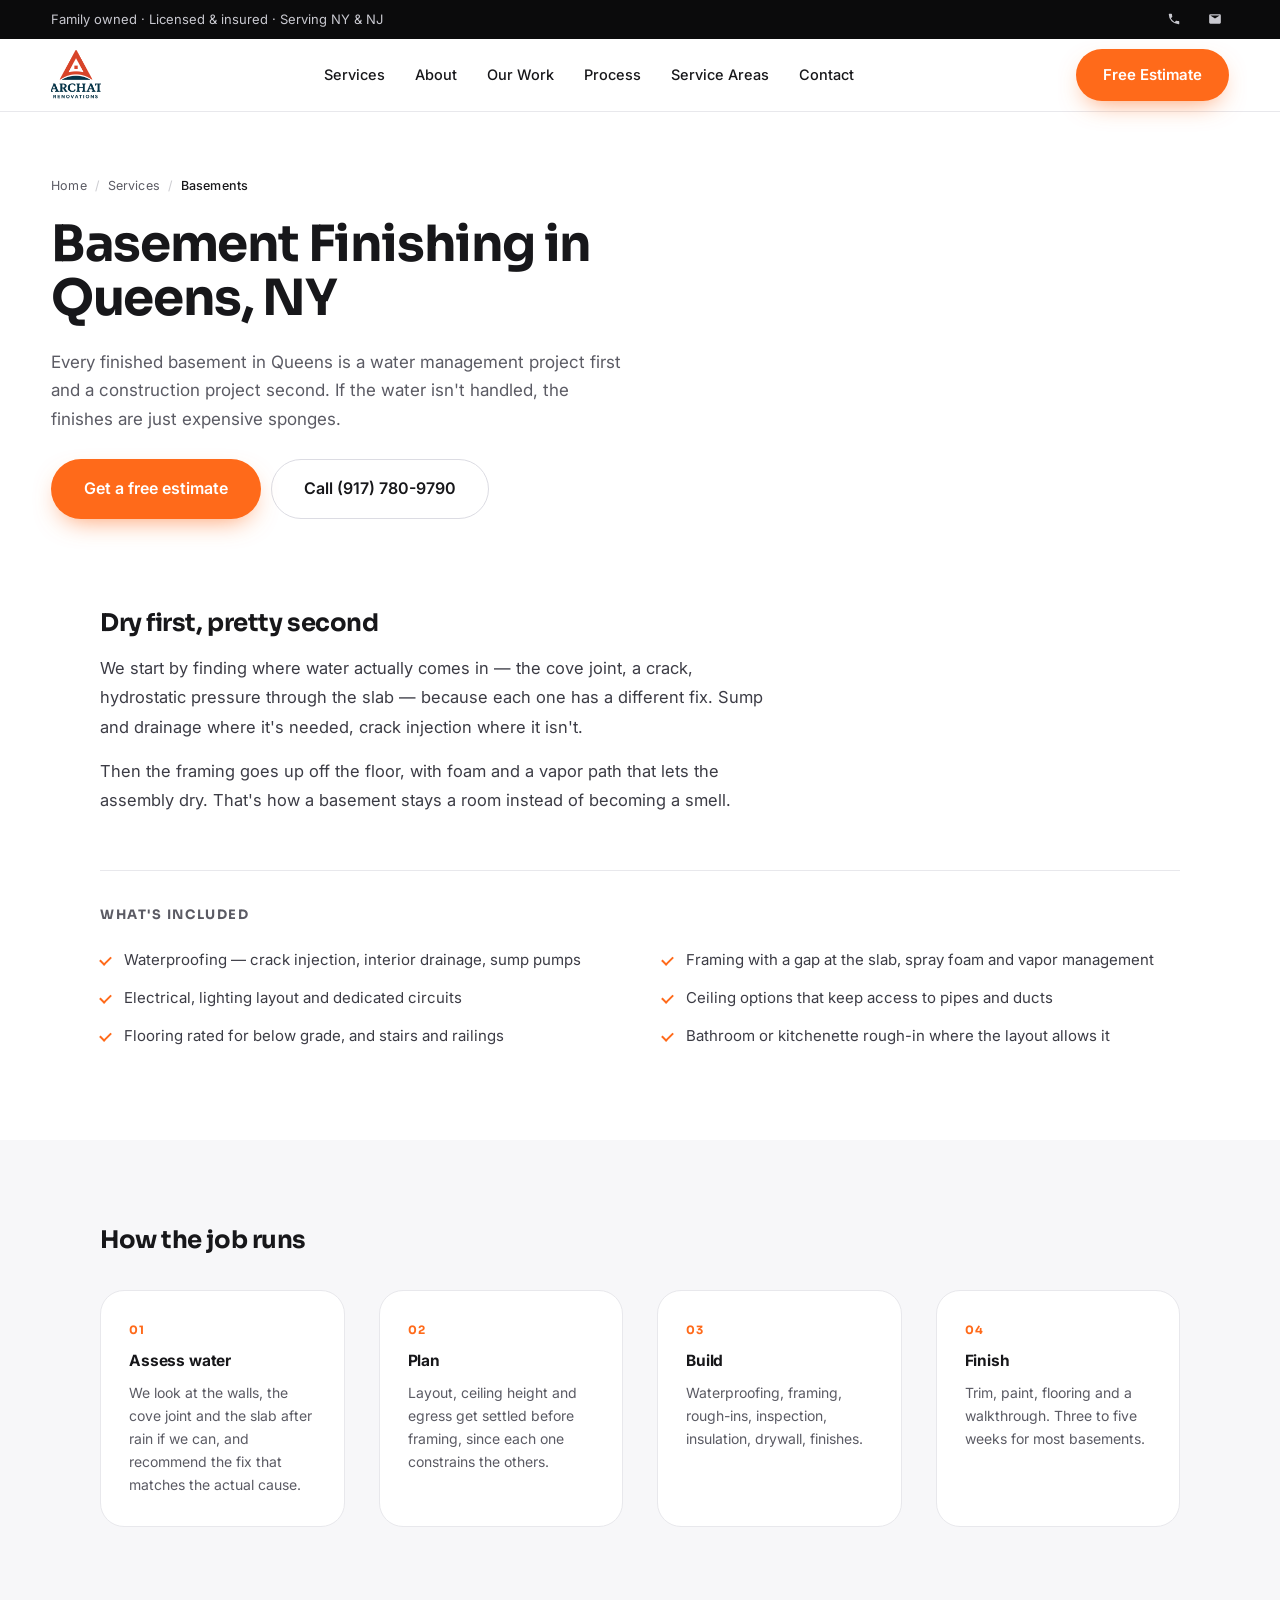
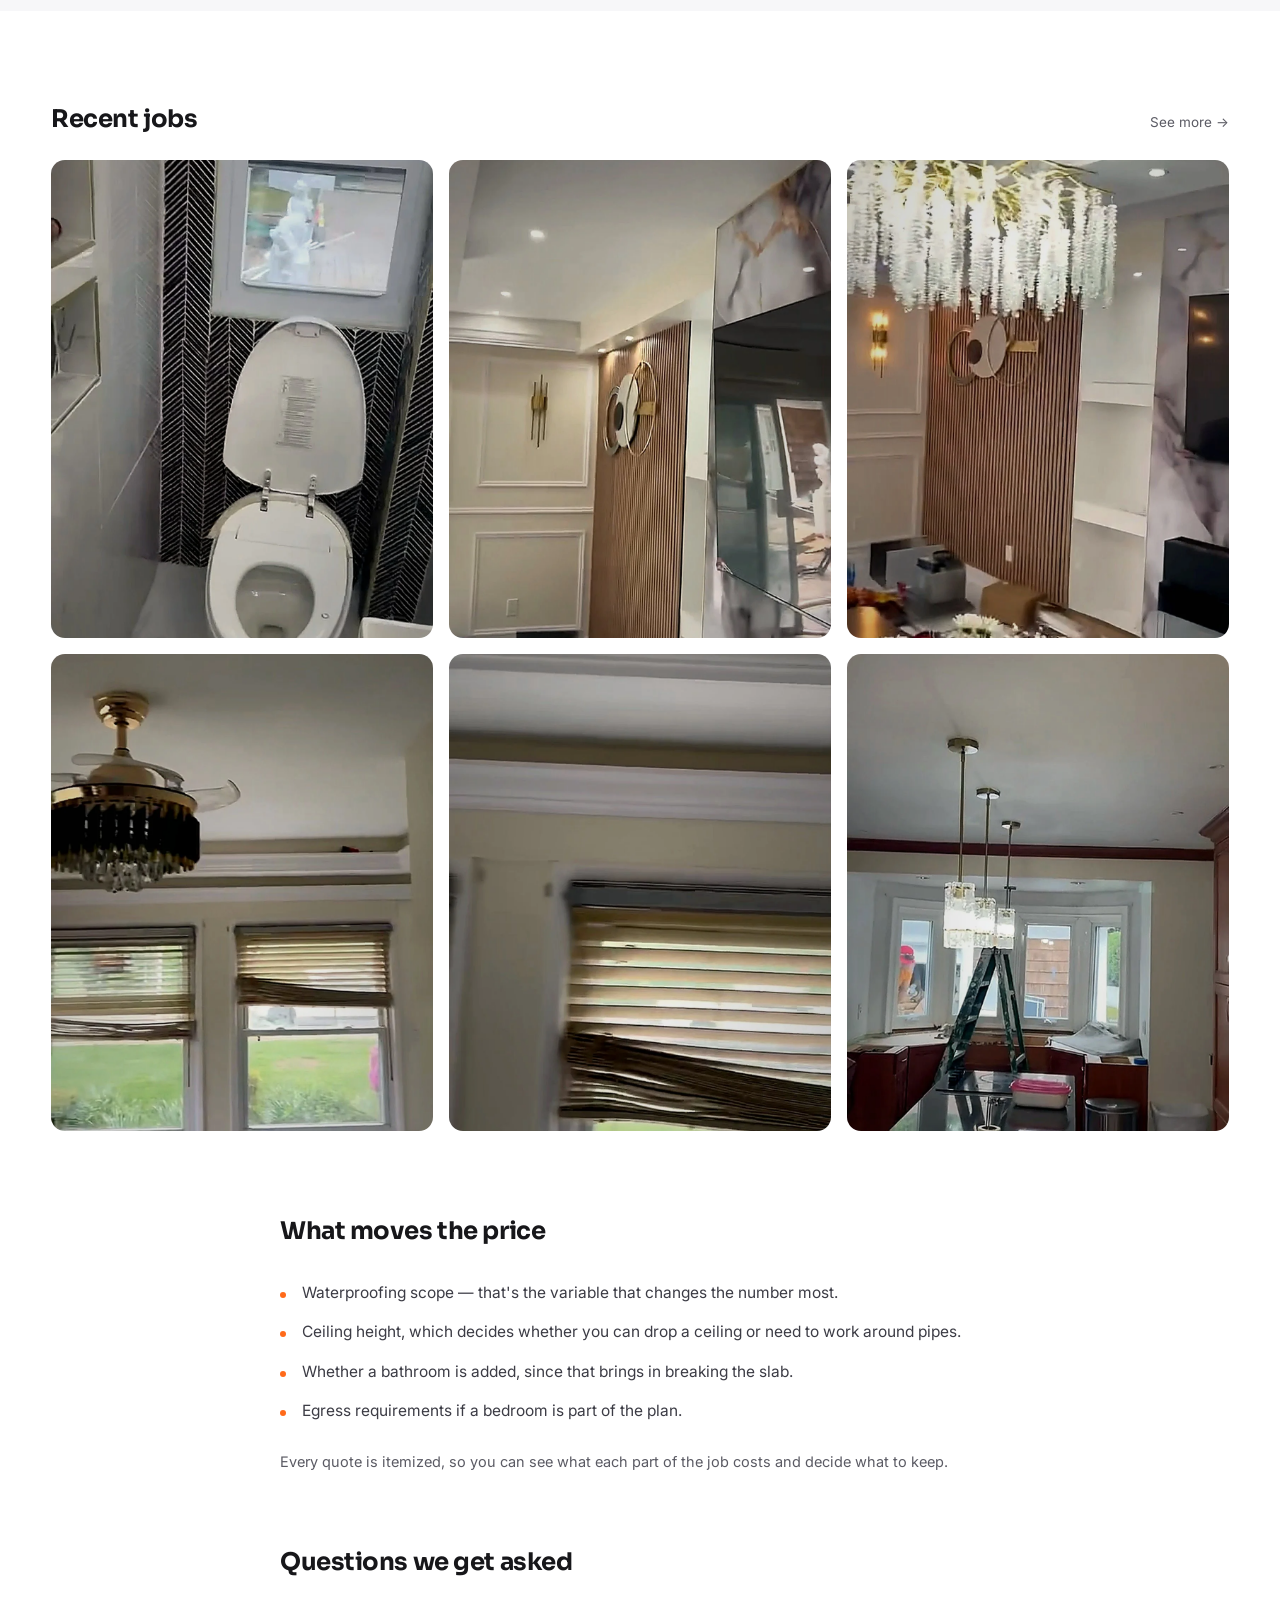
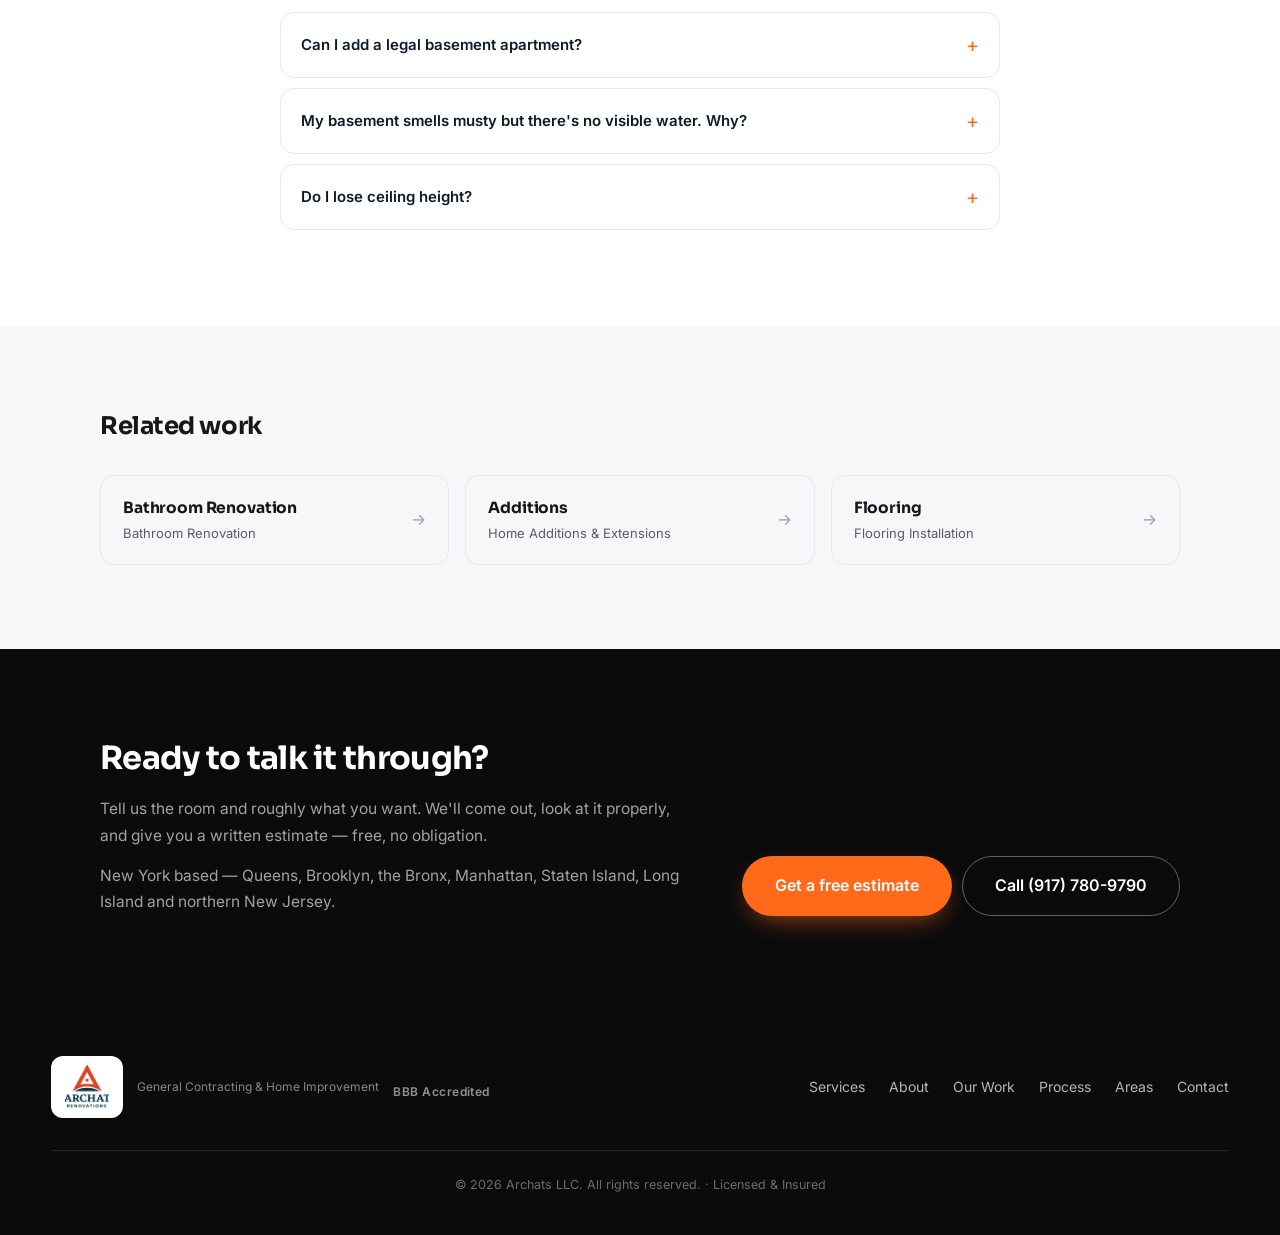
<file: basement-finishing/index.html>
<!DOCTYPE html>
<html lang="en">
<head>
  <meta charset="UTF-8" />
  <meta name="viewport" content="width=device-width, initial-scale=1.0" />
  <title>Basement Finishing &amp; Remodeling in Queens, NY | Archats LLC</title>
  <meta name="description" content="Finished basements in Queens and Brooklyn — waterproofing first, then framing, electrical and finishes. Legal, dry, and built to last. Free estimate." />
  <link rel="canonical" href="https://archatsrenovation.com/basement-finishing/" />
  <meta property="og:type" content="article" />
  <meta property="og:site_name" content="Archats LLC" />
  <meta property="og:title" content="Basement Finishing &amp; Remodeling in Queens, NY | Archats LLC" />
  <meta property="og:description" content="Finished basements in Queens and Brooklyn — waterproofing first, then framing, electrical and finishes. Legal, dry, and built to last. Free estimate." />
  <meta property="og:url" content="https://archatsrenovation.com/basement-finishing/" />
  <meta property="og:image" content="https://archatsrenovation.com/images/service-basement.webp" />
  <meta name="twitter:card" content="summary_large_image" />
  <link rel="icon" type="image/png" href="/favicon.png" />
  <link rel="apple-touch-icon" href="/apple-touch-icon.png" />
  <script type="application/ld+json">
  {
 "@context": "https://schema.org",
 "@type": "Service",
 "name": "Basement Finishing in Queens, NY",
 "serviceType": "Basements",
 "description": "Finished basements in Queens and Brooklyn — waterproofing first, then framing, electrical and finishes. Legal, dry, and built to last. Free estimate.",
 "url": "https://archatsrenovation.com/basement-finishing/",
 "image": "https://archatsrenovation.com/images/service-basement.webp",
 "provider": {
  "@type": "GeneralContractor",
  "name": "Archats LLC",
  "telephone": "+19177809790",
  "url": "https://archatsrenovation.com/",
  "areaServed": [
   "Queens",
   "Brooklyn",
   "Bronx",
   "Manhattan",
   "Staten Island",
   "Long Island",
   "New Jersey"
  ]
 },
 "areaServed": [
  {
   "@type": "City",
   "name": "Queens"
  },
  {
   "@type": "City",
   "name": "Brooklyn"
  },
  {
   "@type": "City",
   "name": "New York"
  }
 ]
}
  </script>
  <script type="application/ld+json">
  {
 "@context": "https://schema.org",
 "@type": "BreadcrumbList",
 "itemListElement": [
  {
   "@type": "ListItem",
   "position": 1,
   "name": "Home",
   "item": "https://archatsrenovation.com/"
  },
  {
   "@type": "ListItem",
   "position": 2,
   "name": "Services",
   "item": "https://archatsrenovation.com/#services"
  },
  {
   "@type": "ListItem",
   "position": 3,
   "name": "Basements",
   "item": "https://archatsrenovation.com/basement-finishing/"
  }
 ]
}
  </script>
  <script type="application/ld+json">
  {
 "@context": "https://schema.org",
 "@type": "FAQPage",
 "mainEntity": [
  {
   "@type": "Question",
   "name": "Can I add a legal basement apartment?",
   "acceptedAnswer": {
    "@type": "Answer",
    "text": "Sometimes, and it depends on zoning, egress, ceiling height and the certificate of occupancy for the building. We'll tell you what's realistic for your address before you spend on plans — and we won't build something that can't be legalized."
   }
  },
  {
   "@type": "Question",
   "name": "My basement smells musty but there's no visible water. Why?",
   "acceptedAnswer": {
    "@type": "Answer",
    "text": "Usually humidity coming through the slab and walls rather than a leak. That's a vapor and drainage issue, and it has to be handled before insulation and drywall go on."
   }
  },
  {
   "@type": "Question",
   "name": "Do I lose ceiling height?",
   "acceptedAnswer": {
    "@type": "Answer",
    "text": "Some, but less than people expect. We plan around ducts and beams rather than dropping the whole ceiling, so you keep as much height as the structure allows."
   }
  }
 ]
}
  </script>
  <link rel="preconnect" href="https://fonts.googleapis.com" />
  <link rel="preconnect" href="https://fonts.gstatic.com" crossorigin />
  <link href="https://fonts.googleapis.com/css2?family=Inter:wght@400;500;600&family=Sora:wght@600;700;800&display=swap" rel="stylesheet" />
  <link rel="stylesheet" href="/css/styles.css?v=3" />
  <link rel="stylesheet" href="/css/service.css?v=1" />
  <script src="/js/analytics.js?v=1"></script>
</head>
<body>
  <div class="topbar">
    <div class="container topbar__inner">
      <span class="topbar__note">Family owned · Licensed &amp; insured · Serving NY &amp; NJ</span>
      <div class="topbar__links">
        <a class="topbar__link" data-tel><svg viewBox="0 0 24 24" aria-hidden="true"><path d="M6.6 10.8a15.1 15.1 0 0 0 6.6 6.6l2.2-2.2a1 1 0 0 1 1-.24 11.4 11.4 0 0 0 3.6.57 1 1 0 0 1 1 1V20a1 1 0 0 1-1 1A17 17 0 0 1 3 4a1 1 0 0 1 1-1h3.5a1 1 0 0 1 1 1 11.4 11.4 0 0 0 .57 3.6 1 1 0 0 1-.25 1Z"/></svg><span class="teltext"></span></a>
        <a class="topbar__link" data-mail><svg viewBox="0 0 24 24" aria-hidden="true"><path d="M4 4h16a2 2 0 0 1 2 2v12a2 2 0 0 1-2 2H4a2 2 0 0 1-2-2V6a2 2 0 0 1 2-2Zm8 7 8-5H4l8 5Z"/></svg><span class="mailtext"></span></a>
      </div>
    </div>
  </div>

  <header class="nav" id="nav">
    <div class="container nav__inner">
      <a href="/" class="brand" aria-label="Archat Renovations home">
        <img src="/images/logo.png" alt="Archat Renovations" class="brand__logo" />
      </a>
      <nav class="nav__links" aria-label="Primary">
        <a href="/#services">Services</a><a href="/#about">About</a><a href="/#work">Our Work</a><a href="/#process">Process</a><a href="/#areas">Service Areas</a><a href="/#contact">Contact</a>
      </nav>
      <div class="nav__actions">
        <a href="/#contact" class="btn btn--solid">Free Estimate</a>
        <button class="nav__toggle" id="navToggle" aria-label="Open menu" aria-expanded="false"><span></span><span></span><span></span></button>
      </div>
    </div>
    <div class="nav__mobile" id="navMobile">
      <a href="/#services">Services</a><a href="/#about">About</a><a href="/#work">Our Work</a><a href="/#process">Process</a><a href="/#areas">Service Areas</a><a href="/#contact">Contact</a>
      <a href="/#contact" class="btn btn--solid">Free Estimate</a>
    </div>
  </header>

  <main>
    <section class="sv-hero">
      <div class="container sv-hero__grid">
        <div class="sv-hero__txt">
          <nav class="crumbs" aria-label="Breadcrumb">
            <a href="/">Home</a><span>/</span><a href="/#services">Services</a><span>/</span><b>Basements</b>
          </nav>
          <h1>Basement Finishing in Queens, NY</h1>
          <p class="sv-lede">Every finished basement in Queens is a water management project first and a construction project second. If the water isn't handled, the finishes are just expensive sponges.</p>
          <div class="sv-cta">
            <a href="/#contact" class="btn btn--solid btn--lg">Get a free estimate</a>
            <a href="tel:+19177809790" class="btn btn--ghost btn--lg">Call (917) 780-9790</a>
          </div>
        </div>
      </div>
    </section>

    <section class="sv-intro">
      <div class="container">
        <div class="sv-prose"><h2>Dry first, pretty second</h2><p>We start by finding where water actually comes in — the cove joint, a crack, hydrostatic pressure through the slab — because each one has a different fix. Sump and drainage where it's needed, crack injection where it isn't.</p><p>Then the framing goes up off the floor, with foam and a vapor path that lets the assembly dry. That's how a basement stays a room instead of becoming a smell.</p></div>
        <div class="sv-included">
          <h2 class="sv-included__h">What's included</h2>
          <ul class="sv-check"><li>Waterproofing — crack injection, interior drainage, sump pumps</li><li>Framing with a gap at the slab, spray foam and vapor management</li><li>Electrical, lighting layout and dedicated circuits</li><li>Ceiling options that keep access to pipes and ducts</li><li>Flooring rated for below grade, and stairs and railings</li><li>Bathroom or kitchenette rough-in where the layout allows it</li></ul>
        </div>
      </div>
    </section>

    <section class="sv-steps-wrap">
      <div class="container">
        <h2 class="sv-h2">How the job runs</h2>
        <ol class="sv-steps"><li class="step"><span class="step__n">01</span><div><strong>Assess water</strong><p>We look at the walls, the cove joint and the slab after rain if we can, and recommend the fix that matches the actual cause.</p></div></li><li class="step"><span class="step__n">02</span><div><strong>Plan</strong><p>Layout, ceiling height and egress get settled before framing, since each one constrains the others.</p></div></li><li class="step"><span class="step__n">03</span><div><strong>Build</strong><p>Waterproofing, framing, rough-ins, inspection, insulation, drywall, finishes.</p></div></li><li class="step"><span class="step__n">04</span><div><strong>Finish</strong><p>Trim, paint, flooring and a walkthrough. Three to five weeks for most basements.</p></div></li></ol>
      </div>
    </section>

    <section class="sv-work">
      <div class="container">
        <div class="sv-work__head">
          <h2 class="sv-h2">Recent jobs</h2>
          <a href="/#work" class="sv-work__link">See more <span aria-hidden="true">→</span></a>
        </div>
        <div class="sv-work__grid"><a class="wk" href="/#work"><img src="/images/work/archat-work-1.webp" alt="Recent Archats LLC project" loading="lazy" /></a><a class="wk" href="/#work"><img src="/images/work/archat-work-2.webp" alt="Recent Archats LLC project" loading="lazy" /></a><a class="wk" href="/#work"><img src="/images/work/archat-work-3.webp" alt="Recent Archats LLC project" loading="lazy" /></a><a class="wk" href="/#work"><img src="/images/work/archat-work-4.webp" alt="Recent Archats LLC project" loading="lazy" /></a><a class="wk" href="/#work"><img src="/images/work/archat-work-5.webp" alt="Recent Archats LLC project" loading="lazy" /></a><a class="wk" href="/#work"><img src="/images/work/archat-work-6.webp" alt="Recent Archats LLC project" loading="lazy" /></a></div>
      </div>
    </section>

    <section class="sv-price-wrap">
      <div class="container sv-narrow">
        <h2 class="sv-h2">What moves the price</h2>
        <ul class="sv-price"><li>Waterproofing scope — that's the variable that changes the number most.</li><li>Ceiling height, which decides whether you can drop a ceiling or need to work around pipes.</li><li>Whether a bathroom is added, since that brings in breaking the slab.</li><li>Egress requirements if a bedroom is part of the plan.</li></ul>
        <p class="sv-note">Every quote is itemized, so you can see what each part of the job costs and decide what to keep.</p>
      </div>
    </section>

    <section class="sv-faq-wrap">
      <div class="container sv-narrow">
        <h2 class="sv-h2">Questions we get asked</h2>
        <div class="faq__list"><details class="faq__item"><summary>Can I add a legal basement apartment?</summary><p>Sometimes, and it depends on zoning, egress, ceiling height and the certificate of occupancy for the building. We'll tell you what's realistic for your address before you spend on plans — and we won't build something that can't be legalized.</p></details><details class="faq__item"><summary>My basement smells musty but there's no visible water. Why?</summary><p>Usually humidity coming through the slab and walls rather than a leak. That's a vapor and drainage issue, and it has to be handled before insulation and drywall go on.</p></details><details class="faq__item"><summary>Do I lose ceiling height?</summary><p>Some, but less than people expect. We plan around ducts and beams rather than dropping the whole ceiling, so you keep as much height as the structure allows.</p></details></div>
      </div>
    </section>

    <section class="sv-related">
      <div class="container">
        <h2 class="sv-h2">Related work</h2>
        <div class="sv-rellist"><a class="rel" href="/bathroom-renovation/"><span><strong>Bathroom Renovation</strong><em>Bathroom Renovation</em></span><i class="rel__go" aria-hidden="true">→</i></a><a class="rel" href="/home-additions/"><span><strong>Additions</strong><em>Home Additions & Extensions</em></span><i class="rel__go" aria-hidden="true">→</i></a><a class="rel" href="/flooring/"><span><strong>Flooring</strong><em>Flooring Installation</em></span><i class="rel__go" aria-hidden="true">→</i></a></div>
      </div>
    </section>

    <section class="sv-call">
      <div class="container sv-call__in">
        <div>
          <h2>Ready to talk it through?</h2>
          <p>Tell us the room and roughly what you want. We'll come out, look at it properly, and give you a written estimate — free, no obligation.</p>
          <p class="sv-call__areas">New York based — Queens, Brooklyn, the Bronx, Manhattan, Staten Island, Long Island and northern New Jersey.</p>
        </div>
        <div class="sv-call__act">
          <a href="/#contact" class="btn btn--solid btn--lg">Get a free estimate</a>
          <a href="tel:+19177809790" class="btn btn--ghost btn--lg">Call (917) 780-9790</a>
        </div>
      </div>
    </section>
  </main>

  <footer class="footer">
    <div class="container footer__inner">
      <div class="footer__brand">
        <span class="footer__logo-chip"><img src="/images/logo.png" alt="Archat Renovations" class="brand__logo" /></span>
        <span class="footer__tag">General Contracting &amp; Home Improvement</span>
        <span class="footer__bbb" title="Accredited by the Better Business Bureau">BBB Accredited</span>
      </div>
      <div class="footer__links">
        <a href="/#services">Services</a>
        <a href="/#about">About</a>
        <a href="/#work">Our Work</a>
        <a href="/#process">Process</a>
        <a href="/#areas">Areas</a>
        <a href="/#contact">Contact</a>
      </div>
      <p class="footer__copy">© 2026 Archats LLC. All rights reserved. · Licensed &amp; Insured</p>
    </div>
  </footer>
  <script src="/js/main.js?v=6"></script>
</body>
</html>
</file>
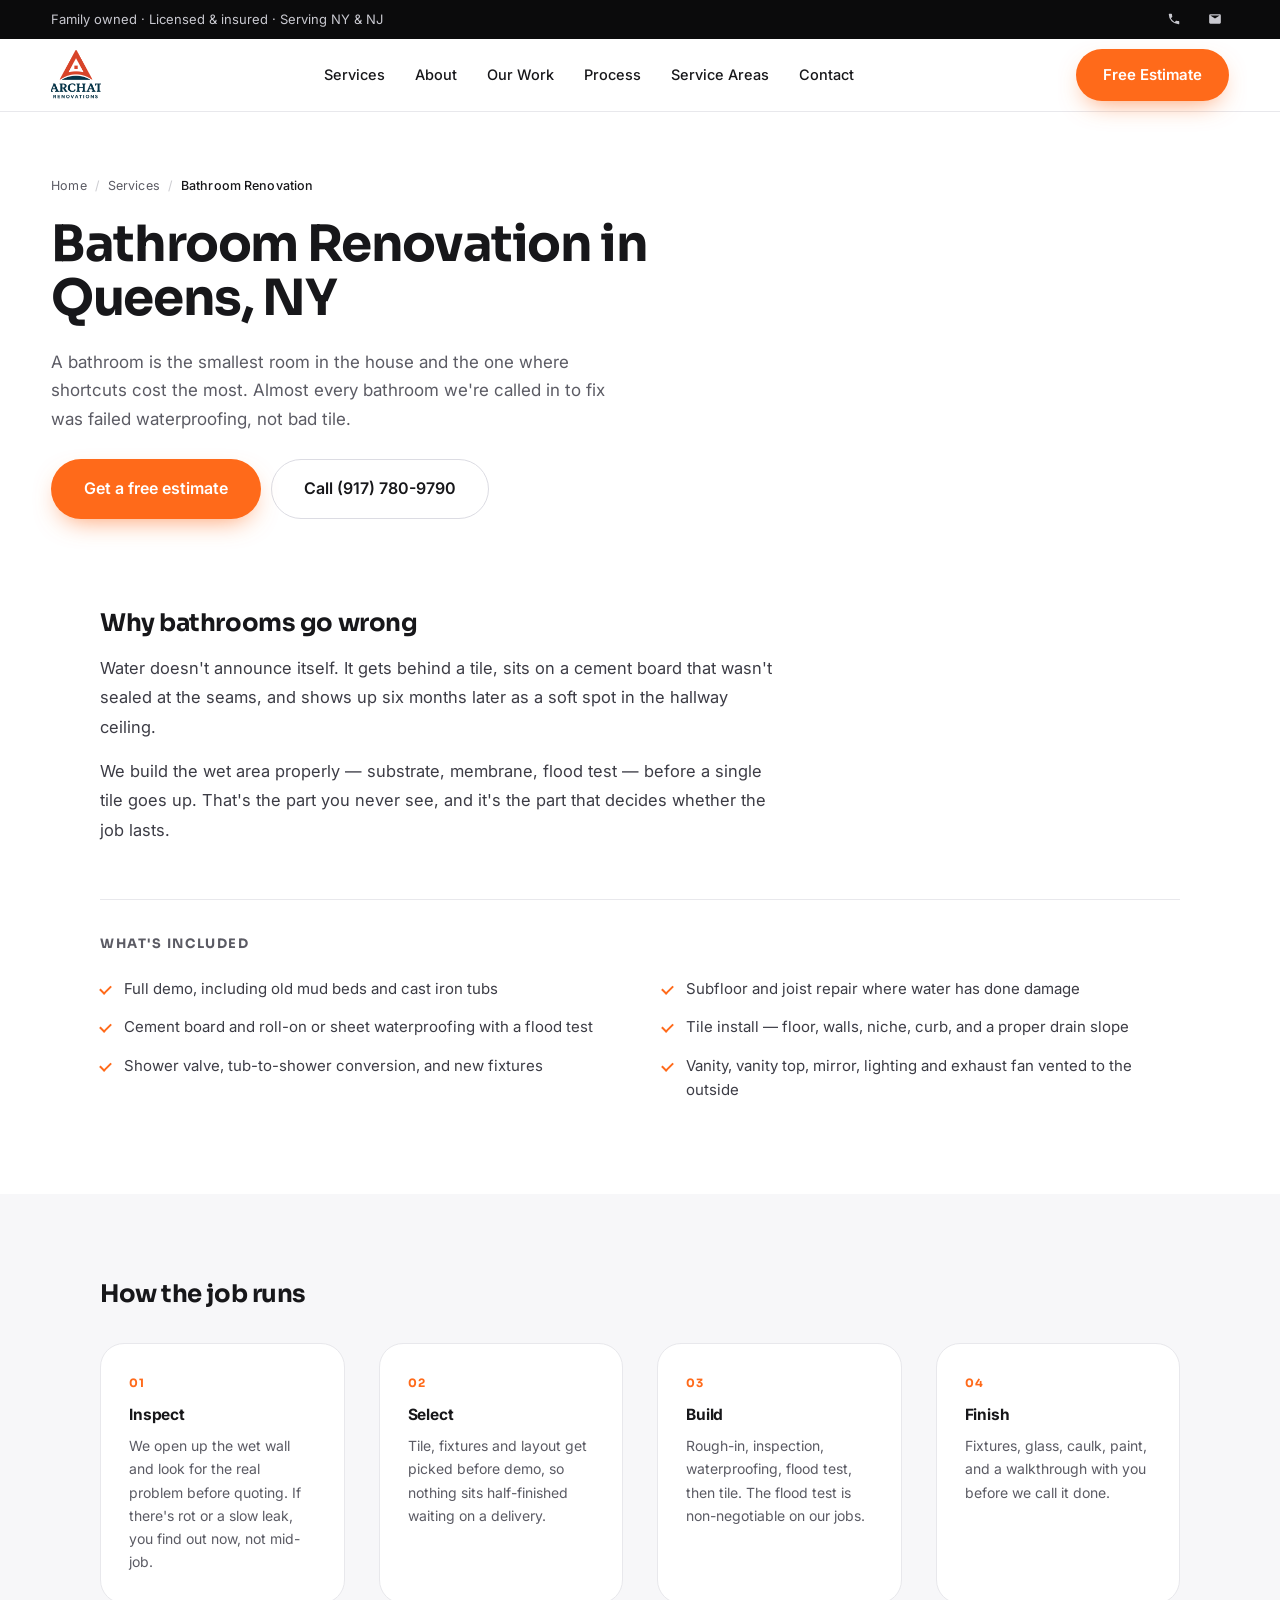
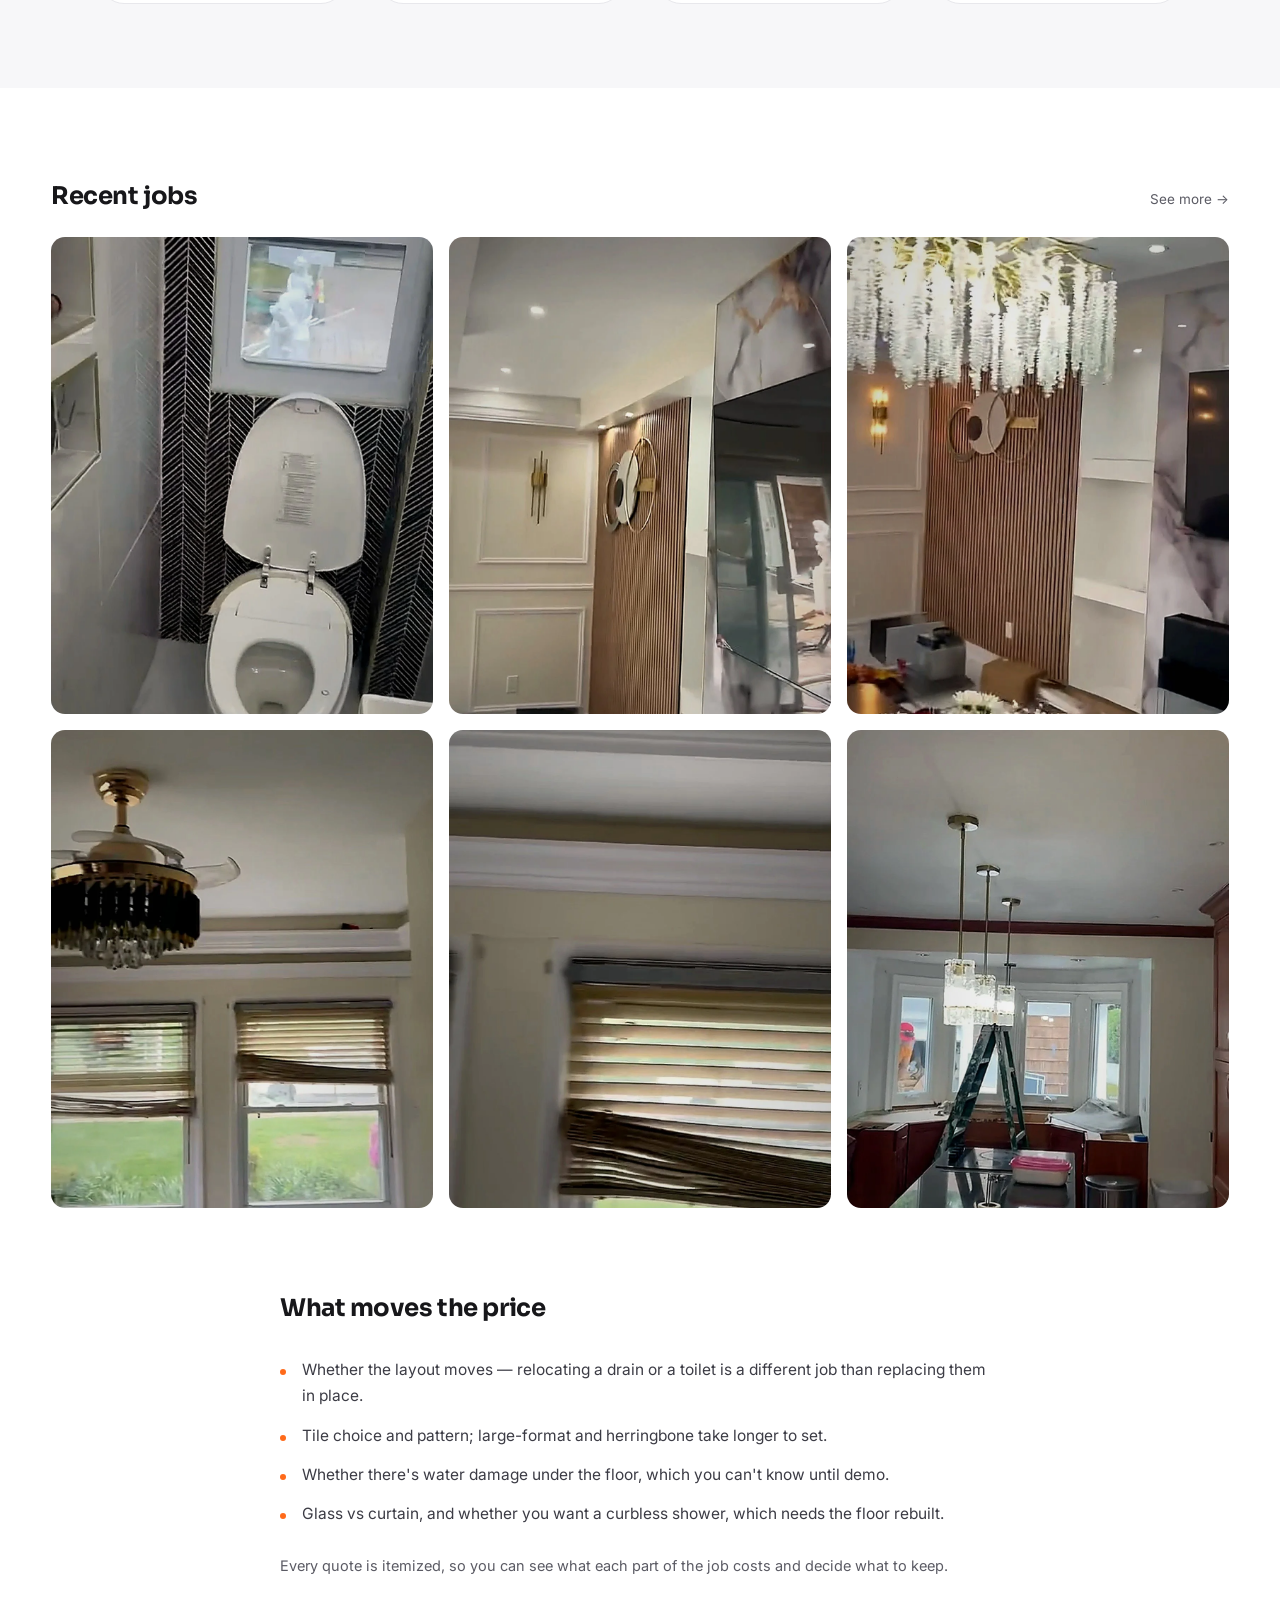
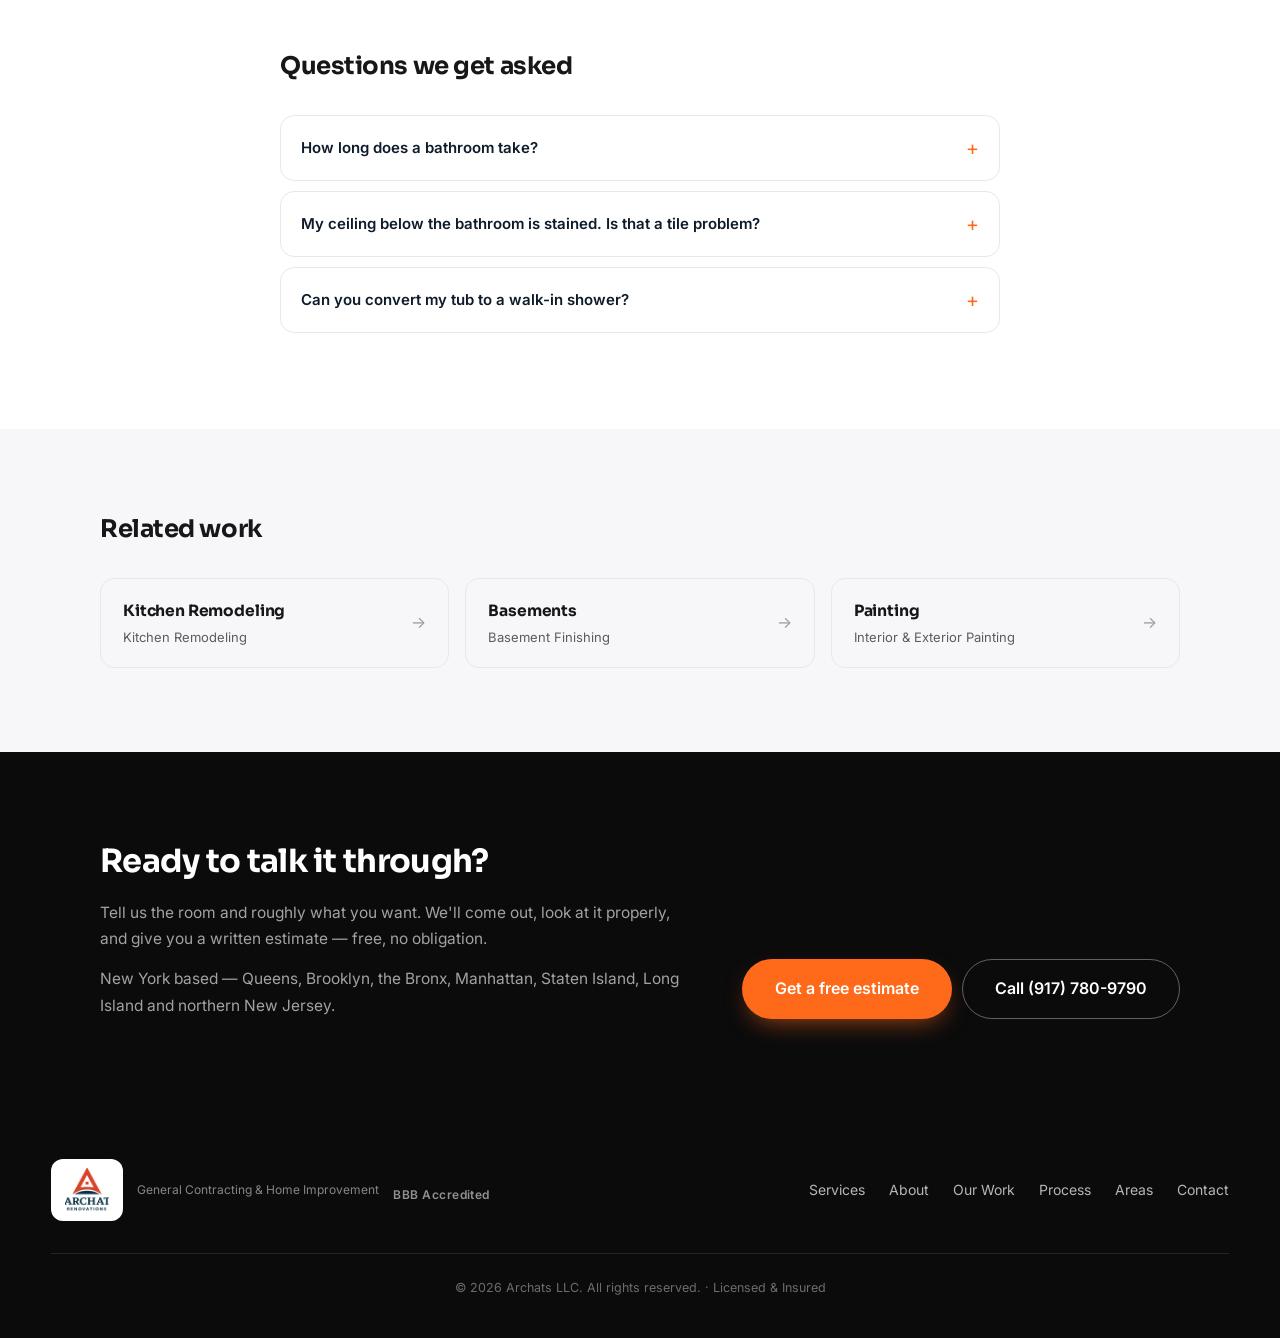
<file: bathroom-renovation/index.html>
<!DOCTYPE html>
<html lang="en">
<head>
  <meta charset="UTF-8" />
  <meta name="viewport" content="width=device-width, initial-scale=1.0" />
  <title>Bathroom Renovation in Queens, NY | Archats LLC</title>
  <meta name="description" content="Bathroom remodeling in Queens — tile, showers, vanities, layout changes and leak repairs. Waterproofing done properly. Licensed and insured, free estimate." />
  <link rel="canonical" href="https://archatsrenovation.com/bathroom-renovation/" />
  <meta property="og:type" content="article" />
  <meta property="og:site_name" content="Archats LLC" />
  <meta property="og:title" content="Bathroom Renovation in Queens, NY | Archats LLC" />
  <meta property="og:description" content="Bathroom remodeling in Queens — tile, showers, vanities, layout changes and leak repairs. Waterproofing done properly. Licensed and insured, free estimate." />
  <meta property="og:url" content="https://archatsrenovation.com/bathroom-renovation/" />
  <meta property="og:image" content="https://archatsrenovation.com/images/service-bathroom.webp" />
  <meta name="twitter:card" content="summary_large_image" />
  <link rel="icon" type="image/png" href="/favicon.png" />
  <link rel="apple-touch-icon" href="/apple-touch-icon.png" />
  <script type="application/ld+json">
  {
 "@context": "https://schema.org",
 "@type": "Service",
 "name": "Bathroom Renovation in Queens, NY",
 "serviceType": "Bathroom Renovation",
 "description": "Bathroom remodeling in Queens — tile, showers, vanities, layout changes and leak repairs. Waterproofing done properly. Licensed and insured, free estimate.",
 "url": "https://archatsrenovation.com/bathroom-renovation/",
 "image": "https://archatsrenovation.com/images/service-bathroom.webp",
 "provider": {
  "@type": "GeneralContractor",
  "name": "Archats LLC",
  "telephone": "+19177809790",
  "url": "https://archatsrenovation.com/",
  "areaServed": [
   "Queens",
   "Brooklyn",
   "Bronx",
   "Manhattan",
   "Staten Island",
   "Long Island",
   "New Jersey"
  ]
 },
 "areaServed": [
  {
   "@type": "City",
   "name": "Queens"
  },
  {
   "@type": "City",
   "name": "Brooklyn"
  },
  {
   "@type": "City",
   "name": "New York"
  }
 ]
}
  </script>
  <script type="application/ld+json">
  {
 "@context": "https://schema.org",
 "@type": "BreadcrumbList",
 "itemListElement": [
  {
   "@type": "ListItem",
   "position": 1,
   "name": "Home",
   "item": "https://archatsrenovation.com/"
  },
  {
   "@type": "ListItem",
   "position": 2,
   "name": "Services",
   "item": "https://archatsrenovation.com/#services"
  },
  {
   "@type": "ListItem",
   "position": 3,
   "name": "Bathroom Renovation",
   "item": "https://archatsrenovation.com/bathroom-renovation/"
  }
 ]
}
  </script>
  <script type="application/ld+json">
  {
 "@context": "https://schema.org",
 "@type": "FAQPage",
 "mainEntity": [
  {
   "@type": "Question",
   "name": "How long does a bathroom take?",
   "acceptedAnswer": {
    "@type": "Answer",
    "text": "One to two weeks for a standard hall bath. A primary bath with a layout change runs two to three. The flood test adds a day and we don't skip it."
   }
  },
  {
   "@type": "Question",
   "name": "My ceiling below the bathroom is stained. Is that a tile problem?",
   "acceptedAnswer": {
    "@type": "Answer",
    "text": "Usually not the tile — it's the waterproofing, a failed shower pan, or a supply line. We open the ceiling, find the source, and fix that before we touch the surface. Otherwise you're paying twice."
   }
  },
  {
   "@type": "Question",
   "name": "Can you convert my tub to a walk-in shower?",
   "acceptedAnswer": {
    "@type": "Answer",
    "text": "Yes, and it's one of the most common jobs we do in Queens rowhouses. It requires moving the drain and usually re-framing the floor, so it's priced as a layout change, not a swap."
   }
  }
 ]
}
  </script>
  <link rel="preconnect" href="https://fonts.googleapis.com" />
  <link rel="preconnect" href="https://fonts.gstatic.com" crossorigin />
  <link href="https://fonts.googleapis.com/css2?family=Inter:wght@400;500;600&family=Sora:wght@600;700;800&display=swap" rel="stylesheet" />
  <link rel="stylesheet" href="/css/styles.css?v=3" />
  <link rel="stylesheet" href="/css/service.css?v=1" />
  <script src="/js/analytics.js?v=1"></script>
</head>
<body>
  <div class="topbar">
    <div class="container topbar__inner">
      <span class="topbar__note">Family owned · Licensed &amp; insured · Serving NY &amp; NJ</span>
      <div class="topbar__links">
        <a class="topbar__link" data-tel><svg viewBox="0 0 24 24" aria-hidden="true"><path d="M6.6 10.8a15.1 15.1 0 0 0 6.6 6.6l2.2-2.2a1 1 0 0 1 1-.24 11.4 11.4 0 0 0 3.6.57 1 1 0 0 1 1 1V20a1 1 0 0 1-1 1A17 17 0 0 1 3 4a1 1 0 0 1 1-1h3.5a1 1 0 0 1 1 1 11.4 11.4 0 0 0 .57 3.6 1 1 0 0 1-.25 1Z"/></svg><span class="teltext"></span></a>
        <a class="topbar__link" data-mail><svg viewBox="0 0 24 24" aria-hidden="true"><path d="M4 4h16a2 2 0 0 1 2 2v12a2 2 0 0 1-2 2H4a2 2 0 0 1-2-2V6a2 2 0 0 1 2-2Zm8 7 8-5H4l8 5Z"/></svg><span class="mailtext"></span></a>
      </div>
    </div>
  </div>

  <header class="nav" id="nav">
    <div class="container nav__inner">
      <a href="/" class="brand" aria-label="Archat Renovations home">
        <img src="/images/logo.png" alt="Archat Renovations" class="brand__logo" />
      </a>
      <nav class="nav__links" aria-label="Primary">
        <a href="/#services">Services</a><a href="/#about">About</a><a href="/#work">Our Work</a><a href="/#process">Process</a><a href="/#areas">Service Areas</a><a href="/#contact">Contact</a>
      </nav>
      <div class="nav__actions">
        <a href="/#contact" class="btn btn--solid">Free Estimate</a>
        <button class="nav__toggle" id="navToggle" aria-label="Open menu" aria-expanded="false"><span></span><span></span><span></span></button>
      </div>
    </div>
    <div class="nav__mobile" id="navMobile">
      <a href="/#services">Services</a><a href="/#about">About</a><a href="/#work">Our Work</a><a href="/#process">Process</a><a href="/#areas">Service Areas</a><a href="/#contact">Contact</a>
      <a href="/#contact" class="btn btn--solid">Free Estimate</a>
    </div>
  </header>

  <main>
    <section class="sv-hero">
      <div class="container sv-hero__grid">
        <div class="sv-hero__txt">
          <nav class="crumbs" aria-label="Breadcrumb">
            <a href="/">Home</a><span>/</span><a href="/#services">Services</a><span>/</span><b>Bathroom Renovation</b>
          </nav>
          <h1>Bathroom Renovation in Queens, NY</h1>
          <p class="sv-lede">A bathroom is the smallest room in the house and the one where shortcuts cost the most. Almost every bathroom we're called in to fix was failed waterproofing, not bad tile.</p>
          <div class="sv-cta">
            <a href="/#contact" class="btn btn--solid btn--lg">Get a free estimate</a>
            <a href="tel:+19177809790" class="btn btn--ghost btn--lg">Call (917) 780-9790</a>
          </div>
        </div>
      </div>
    </section>

    <section class="sv-intro">
      <div class="container">
        <div class="sv-prose"><h2>Why bathrooms go wrong</h2><p>Water doesn't announce itself. It gets behind a tile, sits on a cement board that wasn't sealed at the seams, and shows up six months later as a soft spot in the hallway ceiling.</p><p>We build the wet area properly — substrate, membrane, flood test — before a single tile goes up. That's the part you never see, and it's the part that decides whether the job lasts.</p></div>
        <div class="sv-included">
          <h2 class="sv-included__h">What's included</h2>
          <ul class="sv-check"><li>Full demo, including old mud beds and cast iron tubs</li><li>Subfloor and joist repair where water has done damage</li><li>Cement board and roll-on or sheet waterproofing with a flood test</li><li>Tile install — floor, walls, niche, curb, and a proper drain slope</li><li>Shower valve, tub-to-shower conversion, and new fixtures</li><li>Vanity, vanity top, mirror, lighting and exhaust fan vented to the outside</li></ul>
        </div>
      </div>
    </section>

    <section class="sv-steps-wrap">
      <div class="container">
        <h2 class="sv-h2">How the job runs</h2>
        <ol class="sv-steps"><li class="step"><span class="step__n">01</span><div><strong>Inspect</strong><p>We open up the wet wall and look for the real problem before quoting. If there's rot or a slow leak, you find out now, not mid-job.</p></div></li><li class="step"><span class="step__n">02</span><div><strong>Select</strong><p>Tile, fixtures and layout get picked before demo, so nothing sits half-finished waiting on a delivery.</p></div></li><li class="step"><span class="step__n">03</span><div><strong>Build</strong><p>Rough-in, inspection, waterproofing, flood test, then tile. The flood test is non-negotiable on our jobs.</p></div></li><li class="step"><span class="step__n">04</span><div><strong>Finish</strong><p>Fixtures, glass, caulk, paint, and a walkthrough with you before we call it done.</p></div></li></ol>
      </div>
    </section>

    <section class="sv-work">
      <div class="container">
        <div class="sv-work__head">
          <h2 class="sv-h2">Recent jobs</h2>
          <a href="/#work" class="sv-work__link">See more <span aria-hidden="true">→</span></a>
        </div>
        <div class="sv-work__grid"><a class="wk" href="/#work"><img src="/images/work/archat-work-1.webp" alt="Recent Archats LLC project" loading="lazy" /></a><a class="wk" href="/#work"><img src="/images/work/archat-work-2.webp" alt="Recent Archats LLC project" loading="lazy" /></a><a class="wk" href="/#work"><img src="/images/work/archat-work-3.webp" alt="Recent Archats LLC project" loading="lazy" /></a><a class="wk" href="/#work"><img src="/images/work/archat-work-4.webp" alt="Recent Archats LLC project" loading="lazy" /></a><a class="wk" href="/#work"><img src="/images/work/archat-work-5.webp" alt="Recent Archats LLC project" loading="lazy" /></a><a class="wk" href="/#work"><img src="/images/work/archat-work-6.webp" alt="Recent Archats LLC project" loading="lazy" /></a></div>
      </div>
    </section>

    <section class="sv-price-wrap">
      <div class="container sv-narrow">
        <h2 class="sv-h2">What moves the price</h2>
        <ul class="sv-price"><li>Whether the layout moves — relocating a drain or a toilet is a different job than replacing them in place.</li><li>Tile choice and pattern; large-format and herringbone take longer to set.</li><li>Whether there's water damage under the floor, which you can't know until demo.</li><li>Glass vs curtain, and whether you want a curbless shower, which needs the floor rebuilt.</li></ul>
        <p class="sv-note">Every quote is itemized, so you can see what each part of the job costs and decide what to keep.</p>
      </div>
    </section>

    <section class="sv-faq-wrap">
      <div class="container sv-narrow">
        <h2 class="sv-h2">Questions we get asked</h2>
        <div class="faq__list"><details class="faq__item"><summary>How long does a bathroom take?</summary><p>One to two weeks for a standard hall bath. A primary bath with a layout change runs two to three. The flood test adds a day and we don't skip it.</p></details><details class="faq__item"><summary>My ceiling below the bathroom is stained. Is that a tile problem?</summary><p>Usually not the tile — it's the waterproofing, a failed shower pan, or a supply line. We open the ceiling, find the source, and fix that before we touch the surface. Otherwise you're paying twice.</p></details><details class="faq__item"><summary>Can you convert my tub to a walk-in shower?</summary><p>Yes, and it's one of the most common jobs we do in Queens rowhouses. It requires moving the drain and usually re-framing the floor, so it's priced as a layout change, not a swap.</p></details></div>
      </div>
    </section>

    <section class="sv-related">
      <div class="container">
        <h2 class="sv-h2">Related work</h2>
        <div class="sv-rellist"><a class="rel" href="/kitchen-remodeling/"><span><strong>Kitchen Remodeling</strong><em>Kitchen Remodeling</em></span><i class="rel__go" aria-hidden="true">→</i></a><a class="rel" href="/basement-finishing/"><span><strong>Basements</strong><em>Basement Finishing</em></span><i class="rel__go" aria-hidden="true">→</i></a><a class="rel" href="/painting/"><span><strong>Painting</strong><em>Interior & Exterior Painting</em></span><i class="rel__go" aria-hidden="true">→</i></a></div>
      </div>
    </section>

    <section class="sv-call">
      <div class="container sv-call__in">
        <div>
          <h2>Ready to talk it through?</h2>
          <p>Tell us the room and roughly what you want. We'll come out, look at it properly, and give you a written estimate — free, no obligation.</p>
          <p class="sv-call__areas">New York based — Queens, Brooklyn, the Bronx, Manhattan, Staten Island, Long Island and northern New Jersey.</p>
        </div>
        <div class="sv-call__act">
          <a href="/#contact" class="btn btn--solid btn--lg">Get a free estimate</a>
          <a href="tel:+19177809790" class="btn btn--ghost btn--lg">Call (917) 780-9790</a>
        </div>
      </div>
    </section>
  </main>

  <footer class="footer">
    <div class="container footer__inner">
      <div class="footer__brand">
        <span class="footer__logo-chip"><img src="/images/logo.png" alt="Archat Renovations" class="brand__logo" /></span>
        <span class="footer__tag">General Contracting &amp; Home Improvement</span>
        <span class="footer__bbb" title="Accredited by the Better Business Bureau">BBB Accredited</span>
      </div>
      <div class="footer__links">
        <a href="/#services">Services</a>
        <a href="/#about">About</a>
        <a href="/#work">Our Work</a>
        <a href="/#process">Process</a>
        <a href="/#areas">Areas</a>
        <a href="/#contact">Contact</a>
      </div>
      <p class="footer__copy">© 2026 Archats LLC. All rights reserved. · Licensed &amp; Insured</p>
    </div>
  </footer>
  <script src="/js/main.js?v=6"></script>
</body>
</html>
</file>
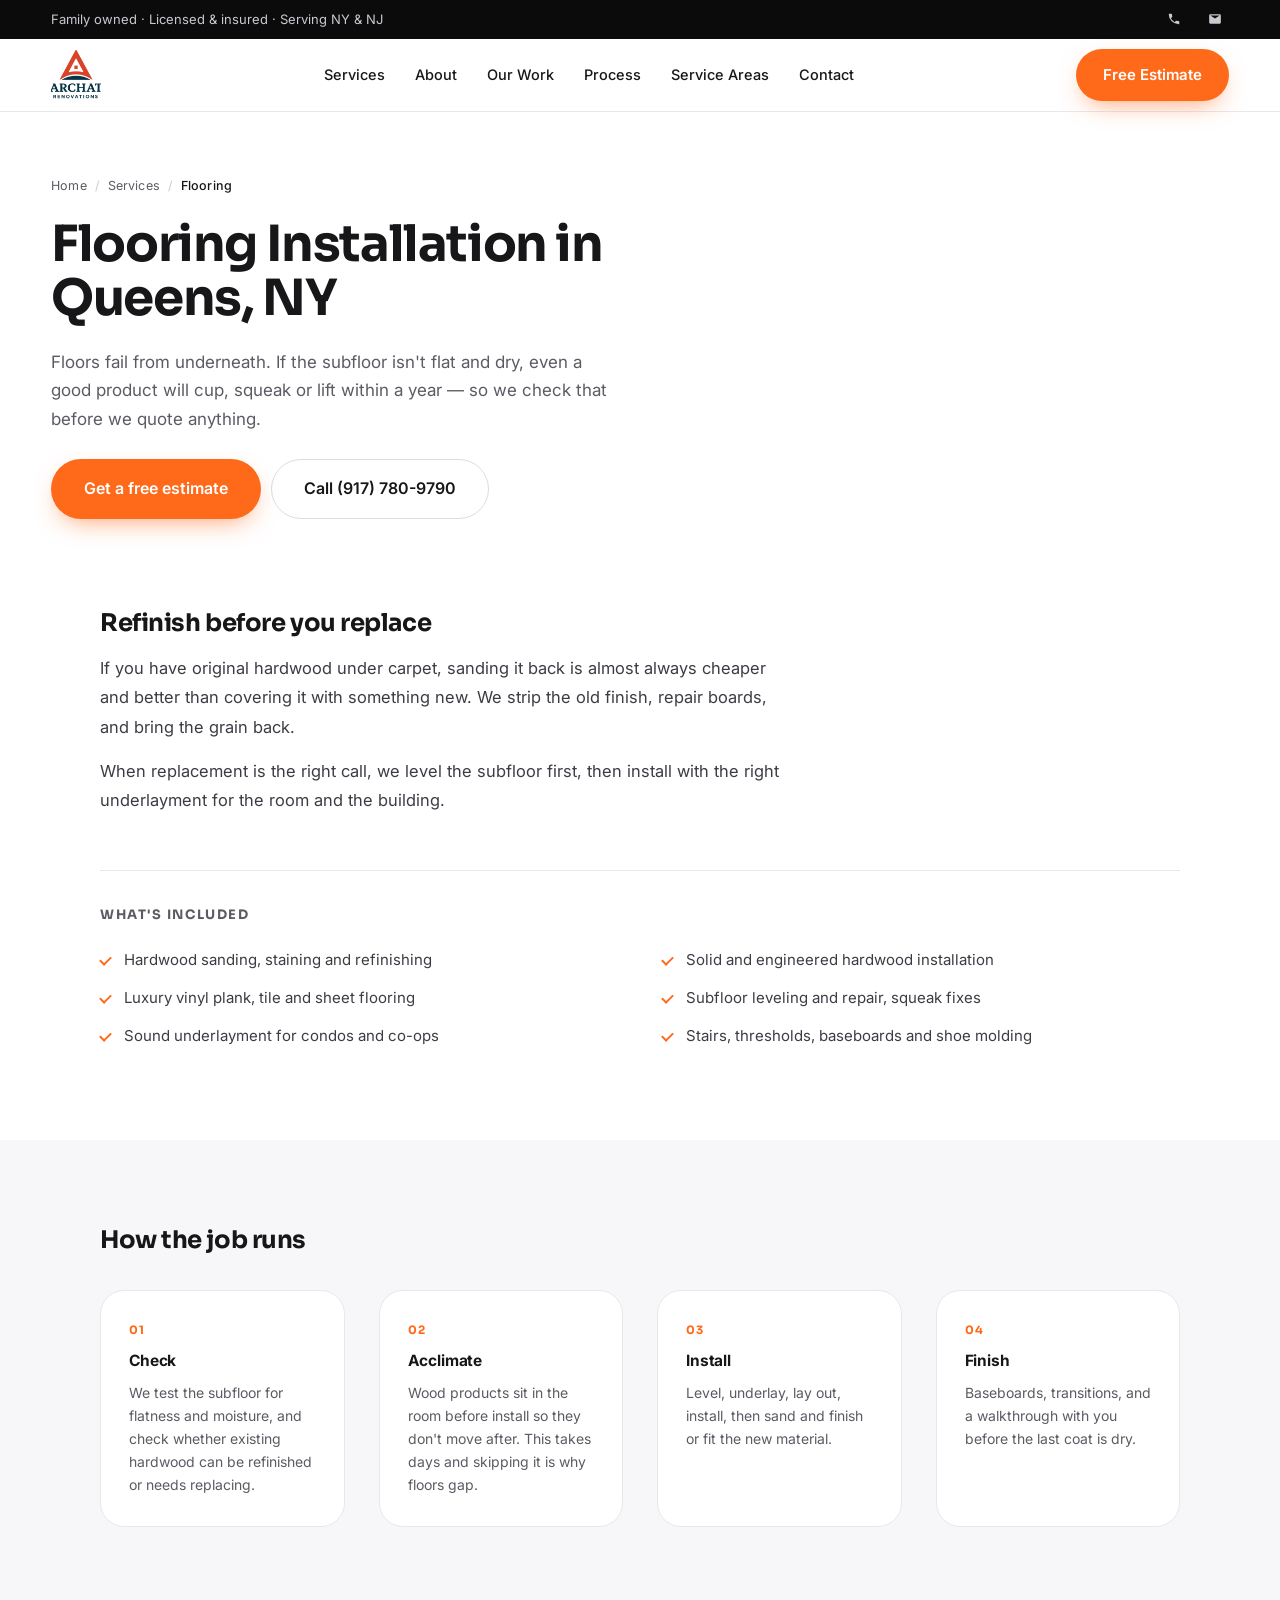
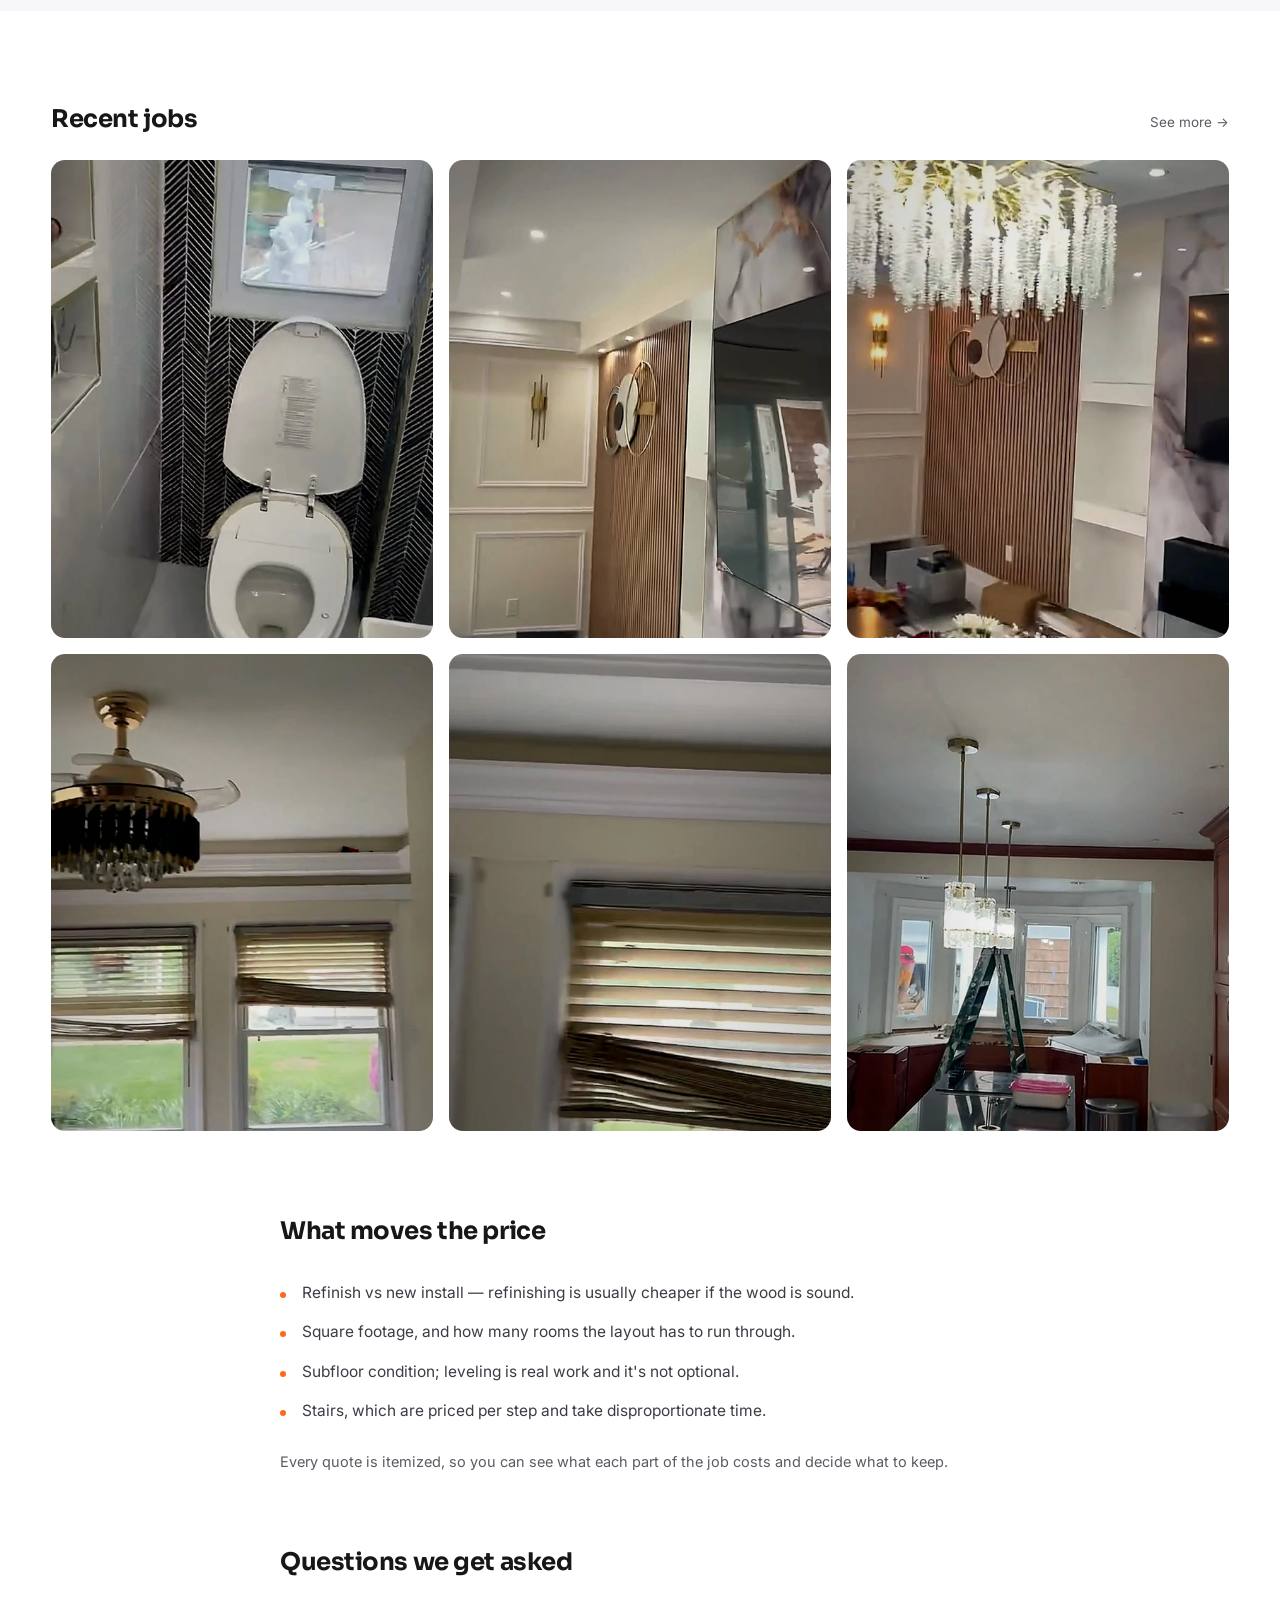
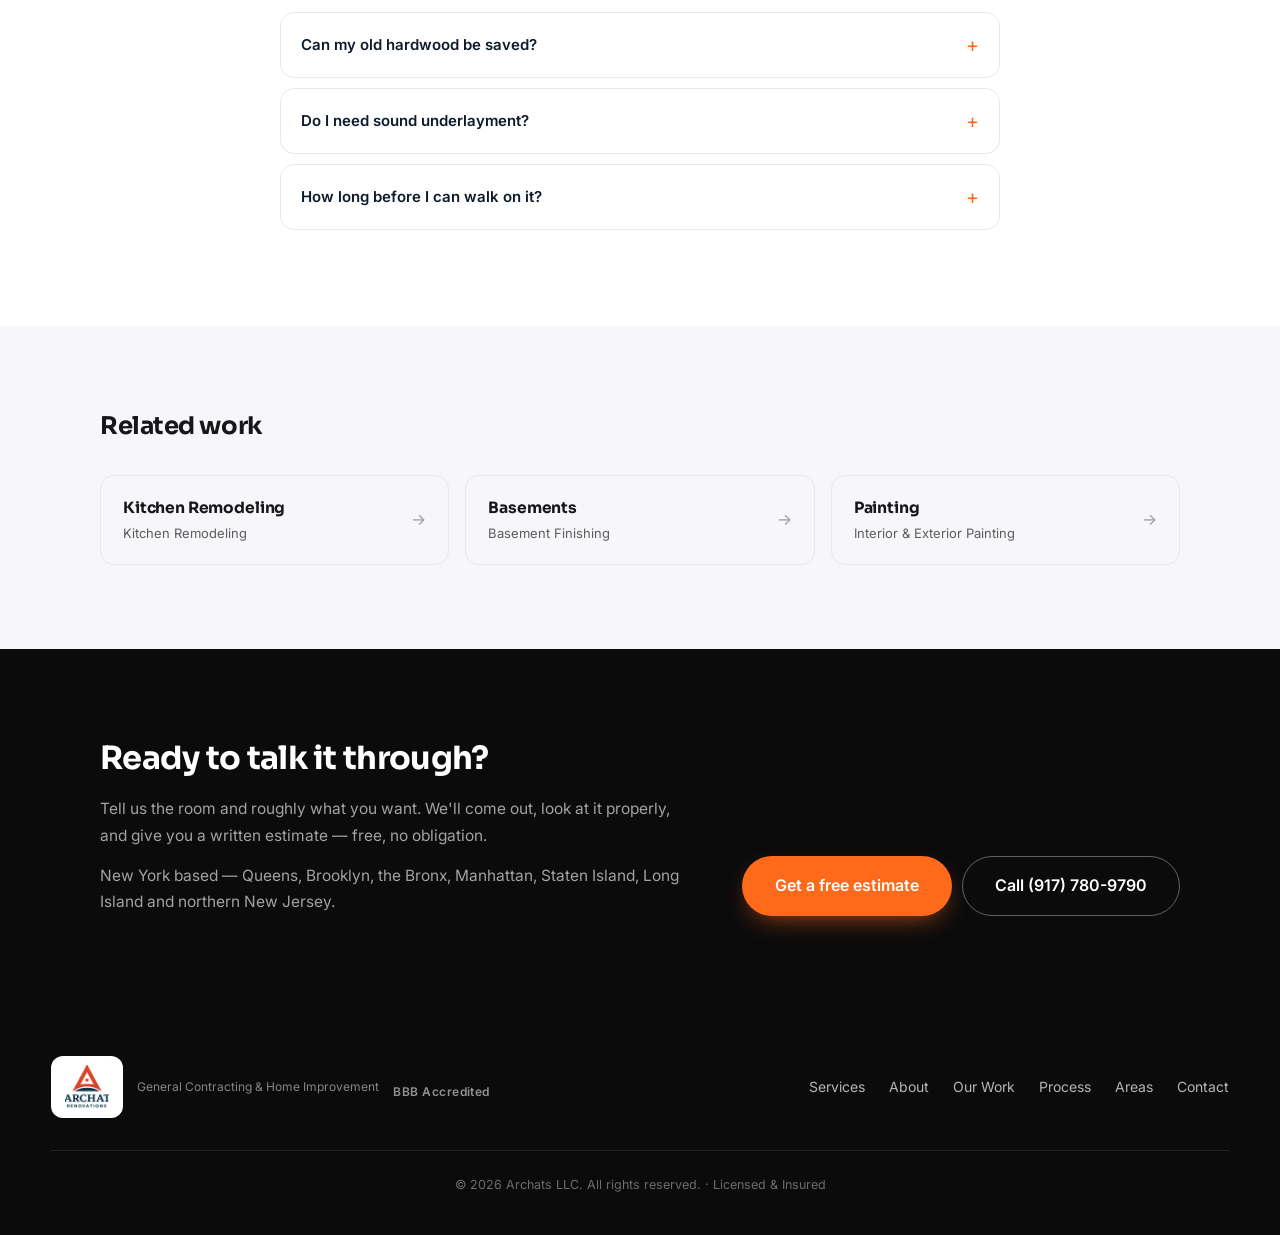
<file: flooring/index.html>
<!DOCTYPE html>
<html lang="en">
<head>
  <meta charset="UTF-8" />
  <meta name="viewport" content="width=device-width, initial-scale=1.0" />
  <title>Flooring Installation &amp; Refinishing in Queens, NY | Archats LLC</title>
  <meta name="description" content="Hardwood refinishing, hardwood and LVP install, tile floors and subfloor repair in Queens and Brooklyn. Level subfloor, proper transitions." />
  <link rel="canonical" href="https://archatsrenovation.com/flooring/" />
  <meta property="og:type" content="article" />
  <meta property="og:site_name" content="Archats LLC" />
  <meta property="og:title" content="Flooring Installation &amp; Refinishing in Queens, NY | Archats LLC" />
  <meta property="og:description" content="Hardwood refinishing, hardwood and LVP install, tile floors and subfloor repair in Queens and Brooklyn. Level subfloor, proper transitions." />
  <meta property="og:url" content="https://archatsrenovation.com/flooring/" />
  <meta property="og:image" content="https://archatsrenovation.com/images/service-flooring.webp" />
  <meta name="twitter:card" content="summary_large_image" />
  <link rel="icon" type="image/png" href="/favicon.png" />
  <link rel="apple-touch-icon" href="/apple-touch-icon.png" />
  <script type="application/ld+json">
  {
 "@context": "https://schema.org",
 "@type": "Service",
 "name": "Flooring Installation in Queens, NY",
 "serviceType": "Flooring",
 "description": "Hardwood refinishing, hardwood and LVP install, tile floors and subfloor repair in Queens and Brooklyn. Level subfloor, proper transitions.",
 "url": "https://archatsrenovation.com/flooring/",
 "image": "https://archatsrenovation.com/images/service-flooring.webp",
 "provider": {
  "@type": "GeneralContractor",
  "name": "Archats LLC",
  "telephone": "+19177809790",
  "url": "https://archatsrenovation.com/",
  "areaServed": [
   "Queens",
   "Brooklyn",
   "Bronx",
   "Manhattan",
   "Staten Island",
   "Long Island",
   "New Jersey"
  ]
 },
 "areaServed": [
  {
   "@type": "City",
   "name": "Queens"
  },
  {
   "@type": "City",
   "name": "Brooklyn"
  },
  {
   "@type": "City",
   "name": "New York"
  }
 ]
}
  </script>
  <script type="application/ld+json">
  {
 "@context": "https://schema.org",
 "@type": "BreadcrumbList",
 "itemListElement": [
  {
   "@type": "ListItem",
   "position": 1,
   "name": "Home",
   "item": "https://archatsrenovation.com/"
  },
  {
   "@type": "ListItem",
   "position": 2,
   "name": "Services",
   "item": "https://archatsrenovation.com/#services"
  },
  {
   "@type": "ListItem",
   "position": 3,
   "name": "Flooring",
   "item": "https://archatsrenovation.com/flooring/"
  }
 ]
}
  </script>
  <script type="application/ld+json">
  {
 "@context": "https://schema.org",
 "@type": "FAQPage",
 "mainEntity": [
  {
   "@type": "Question",
   "name": "Can my old hardwood be saved?",
   "acceptedAnswer": {
    "@type": "Answer",
    "text": "Usually, if it's solid wood and hasn't been sanded too many times. We check the thickness above the tongue before promising a refinish."
   }
  },
  {
   "@type": "Question",
   "name": "Do I need sound underlayment?",
   "acceptedAnswer": {
    "@type": "Answer",
    "text": "In most co-ops and condos, yes — the building will require a specific acoustic rating. We'll give you the spec your board wants before we buy anything."
   }
  },
  {
   "@type": "Question",
   "name": "How long before I can walk on it?",
   "acceptedAnswer": {
    "@type": "Answer",
    "text": "LVP and tile, the same day. Refinished wood needs 24 to 48 hours before furniture, longer for the finish to fully cure."
   }
  }
 ]
}
  </script>
  <link rel="preconnect" href="https://fonts.googleapis.com" />
  <link rel="preconnect" href="https://fonts.gstatic.com" crossorigin />
  <link href="https://fonts.googleapis.com/css2?family=Inter:wght@400;500;600&family=Sora:wght@600;700;800&display=swap" rel="stylesheet" />
  <link rel="stylesheet" href="/css/styles.css?v=3" />
  <link rel="stylesheet" href="/css/service.css?v=1" />
  <script src="/js/analytics.js?v=1"></script>
</head>
<body>
  <div class="topbar">
    <div class="container topbar__inner">
      <span class="topbar__note">Family owned · Licensed &amp; insured · Serving NY &amp; NJ</span>
      <div class="topbar__links">
        <a class="topbar__link" data-tel><svg viewBox="0 0 24 24" aria-hidden="true"><path d="M6.6 10.8a15.1 15.1 0 0 0 6.6 6.6l2.2-2.2a1 1 0 0 1 1-.24 11.4 11.4 0 0 0 3.6.57 1 1 0 0 1 1 1V20a1 1 0 0 1-1 1A17 17 0 0 1 3 4a1 1 0 0 1 1-1h3.5a1 1 0 0 1 1 1 11.4 11.4 0 0 0 .57 3.6 1 1 0 0 1-.25 1Z"/></svg><span class="teltext"></span></a>
        <a class="topbar__link" data-mail><svg viewBox="0 0 24 24" aria-hidden="true"><path d="M4 4h16a2 2 0 0 1 2 2v12a2 2 0 0 1-2 2H4a2 2 0 0 1-2-2V6a2 2 0 0 1 2-2Zm8 7 8-5H4l8 5Z"/></svg><span class="mailtext"></span></a>
      </div>
    </div>
  </div>

  <header class="nav" id="nav">
    <div class="container nav__inner">
      <a href="/" class="brand" aria-label="Archat Renovations home">
        <img src="/images/logo.png" alt="Archat Renovations" class="brand__logo" />
      </a>
      <nav class="nav__links" aria-label="Primary">
        <a href="/#services">Services</a><a href="/#about">About</a><a href="/#work">Our Work</a><a href="/#process">Process</a><a href="/#areas">Service Areas</a><a href="/#contact">Contact</a>
      </nav>
      <div class="nav__actions">
        <a href="/#contact" class="btn btn--solid">Free Estimate</a>
        <button class="nav__toggle" id="navToggle" aria-label="Open menu" aria-expanded="false"><span></span><span></span><span></span></button>
      </div>
    </div>
    <div class="nav__mobile" id="navMobile">
      <a href="/#services">Services</a><a href="/#about">About</a><a href="/#work">Our Work</a><a href="/#process">Process</a><a href="/#areas">Service Areas</a><a href="/#contact">Contact</a>
      <a href="/#contact" class="btn btn--solid">Free Estimate</a>
    </div>
  </header>

  <main>
    <section class="sv-hero">
      <div class="container sv-hero__grid">
        <div class="sv-hero__txt">
          <nav class="crumbs" aria-label="Breadcrumb">
            <a href="/">Home</a><span>/</span><a href="/#services">Services</a><span>/</span><b>Flooring</b>
          </nav>
          <h1>Flooring Installation in Queens, NY</h1>
          <p class="sv-lede">Floors fail from underneath. If the subfloor isn't flat and dry, even a good product will cup, squeak or lift within a year — so we check that before we quote anything.</p>
          <div class="sv-cta">
            <a href="/#contact" class="btn btn--solid btn--lg">Get a free estimate</a>
            <a href="tel:+19177809790" class="btn btn--ghost btn--lg">Call (917) 780-9790</a>
          </div>
        </div>
      </div>
    </section>

    <section class="sv-intro">
      <div class="container">
        <div class="sv-prose"><h2>Refinish before you replace</h2><p>If you have original hardwood under carpet, sanding it back is almost always cheaper and better than covering it with something new. We strip the old finish, repair boards, and bring the grain back.</p><p>When replacement is the right call, we level the subfloor first, then install with the right underlayment for the room and the building.</p></div>
        <div class="sv-included">
          <h2 class="sv-included__h">What's included</h2>
          <ul class="sv-check"><li>Hardwood sanding, staining and refinishing</li><li>Solid and engineered hardwood installation</li><li>Luxury vinyl plank, tile and sheet flooring</li><li>Subfloor leveling and repair, squeak fixes</li><li>Sound underlayment for condos and co-ops</li><li>Stairs, thresholds, baseboards and shoe molding</li></ul>
        </div>
      </div>
    </section>

    <section class="sv-steps-wrap">
      <div class="container">
        <h2 class="sv-h2">How the job runs</h2>
        <ol class="sv-steps"><li class="step"><span class="step__n">01</span><div><strong>Check</strong><p>We test the subfloor for flatness and moisture, and check whether existing hardwood can be refinished or needs replacing.</p></div></li><li class="step"><span class="step__n">02</span><div><strong>Acclimate</strong><p>Wood products sit in the room before install so they don't move after. This takes days and skipping it is why floors gap.</p></div></li><li class="step"><span class="step__n">03</span><div><strong>Install</strong><p>Level, underlay, lay out, install, then sand and finish or fit the new material.</p></div></li><li class="step"><span class="step__n">04</span><div><strong>Finish</strong><p>Baseboards, transitions, and a walkthrough with you before the last coat is dry.</p></div></li></ol>
      </div>
    </section>

    <section class="sv-work">
      <div class="container">
        <div class="sv-work__head">
          <h2 class="sv-h2">Recent jobs</h2>
          <a href="/#work" class="sv-work__link">See more <span aria-hidden="true">→</span></a>
        </div>
        <div class="sv-work__grid"><a class="wk" href="/#work"><img src="/images/work/archat-work-1.webp" alt="Recent Archats LLC project" loading="lazy" /></a><a class="wk" href="/#work"><img src="/images/work/archat-work-2.webp" alt="Recent Archats LLC project" loading="lazy" /></a><a class="wk" href="/#work"><img src="/images/work/archat-work-3.webp" alt="Recent Archats LLC project" loading="lazy" /></a><a class="wk" href="/#work"><img src="/images/work/archat-work-4.webp" alt="Recent Archats LLC project" loading="lazy" /></a><a class="wk" href="/#work"><img src="/images/work/archat-work-5.webp" alt="Recent Archats LLC project" loading="lazy" /></a><a class="wk" href="/#work"><img src="/images/work/archat-work-6.webp" alt="Recent Archats LLC project" loading="lazy" /></a></div>
      </div>
    </section>

    <section class="sv-price-wrap">
      <div class="container sv-narrow">
        <h2 class="sv-h2">What moves the price</h2>
        <ul class="sv-price"><li>Refinish vs new install — refinishing is usually cheaper if the wood is sound.</li><li>Square footage, and how many rooms the layout has to run through.</li><li>Subfloor condition; leveling is real work and it's not optional.</li><li>Stairs, which are priced per step and take disproportionate time.</li></ul>
        <p class="sv-note">Every quote is itemized, so you can see what each part of the job costs and decide what to keep.</p>
      </div>
    </section>

    <section class="sv-faq-wrap">
      <div class="container sv-narrow">
        <h2 class="sv-h2">Questions we get asked</h2>
        <div class="faq__list"><details class="faq__item"><summary>Can my old hardwood be saved?</summary><p>Usually, if it's solid wood and hasn't been sanded too many times. We check the thickness above the tongue before promising a refinish.</p></details><details class="faq__item"><summary>Do I need sound underlayment?</summary><p>In most co-ops and condos, yes — the building will require a specific acoustic rating. We'll give you the spec your board wants before we buy anything.</p></details><details class="faq__item"><summary>How long before I can walk on it?</summary><p>LVP and tile, the same day. Refinished wood needs 24 to 48 hours before furniture, longer for the finish to fully cure.</p></details></div>
      </div>
    </section>

    <section class="sv-related">
      <div class="container">
        <h2 class="sv-h2">Related work</h2>
        <div class="sv-rellist"><a class="rel" href="/kitchen-remodeling/"><span><strong>Kitchen Remodeling</strong><em>Kitchen Remodeling</em></span><i class="rel__go" aria-hidden="true">→</i></a><a class="rel" href="/basement-finishing/"><span><strong>Basements</strong><em>Basement Finishing</em></span><i class="rel__go" aria-hidden="true">→</i></a><a class="rel" href="/painting/"><span><strong>Painting</strong><em>Interior & Exterior Painting</em></span><i class="rel__go" aria-hidden="true">→</i></a></div>
      </div>
    </section>

    <section class="sv-call">
      <div class="container sv-call__in">
        <div>
          <h2>Ready to talk it through?</h2>
          <p>Tell us the room and roughly what you want. We'll come out, look at it properly, and give you a written estimate — free, no obligation.</p>
          <p class="sv-call__areas">New York based — Queens, Brooklyn, the Bronx, Manhattan, Staten Island, Long Island and northern New Jersey.</p>
        </div>
        <div class="sv-call__act">
          <a href="/#contact" class="btn btn--solid btn--lg">Get a free estimate</a>
          <a href="tel:+19177809790" class="btn btn--ghost btn--lg">Call (917) 780-9790</a>
        </div>
      </div>
    </section>
  </main>

  <footer class="footer">
    <div class="container footer__inner">
      <div class="footer__brand">
        <span class="footer__logo-chip"><img src="/images/logo.png" alt="Archat Renovations" class="brand__logo" /></span>
        <span class="footer__tag">General Contracting &amp; Home Improvement</span>
        <span class="footer__bbb" title="Accredited by the Better Business Bureau">BBB Accredited</span>
      </div>
      <div class="footer__links">
        <a href="/#services">Services</a>
        <a href="/#about">About</a>
        <a href="/#work">Our Work</a>
        <a href="/#process">Process</a>
        <a href="/#areas">Areas</a>
        <a href="/#contact">Contact</a>
      </div>
      <p class="footer__copy">© 2026 Archats LLC. All rights reserved. · Licensed &amp; Insured</p>
    </div>
  </footer>
  <script src="/js/main.js?v=6"></script>
</body>
</html>
</file>
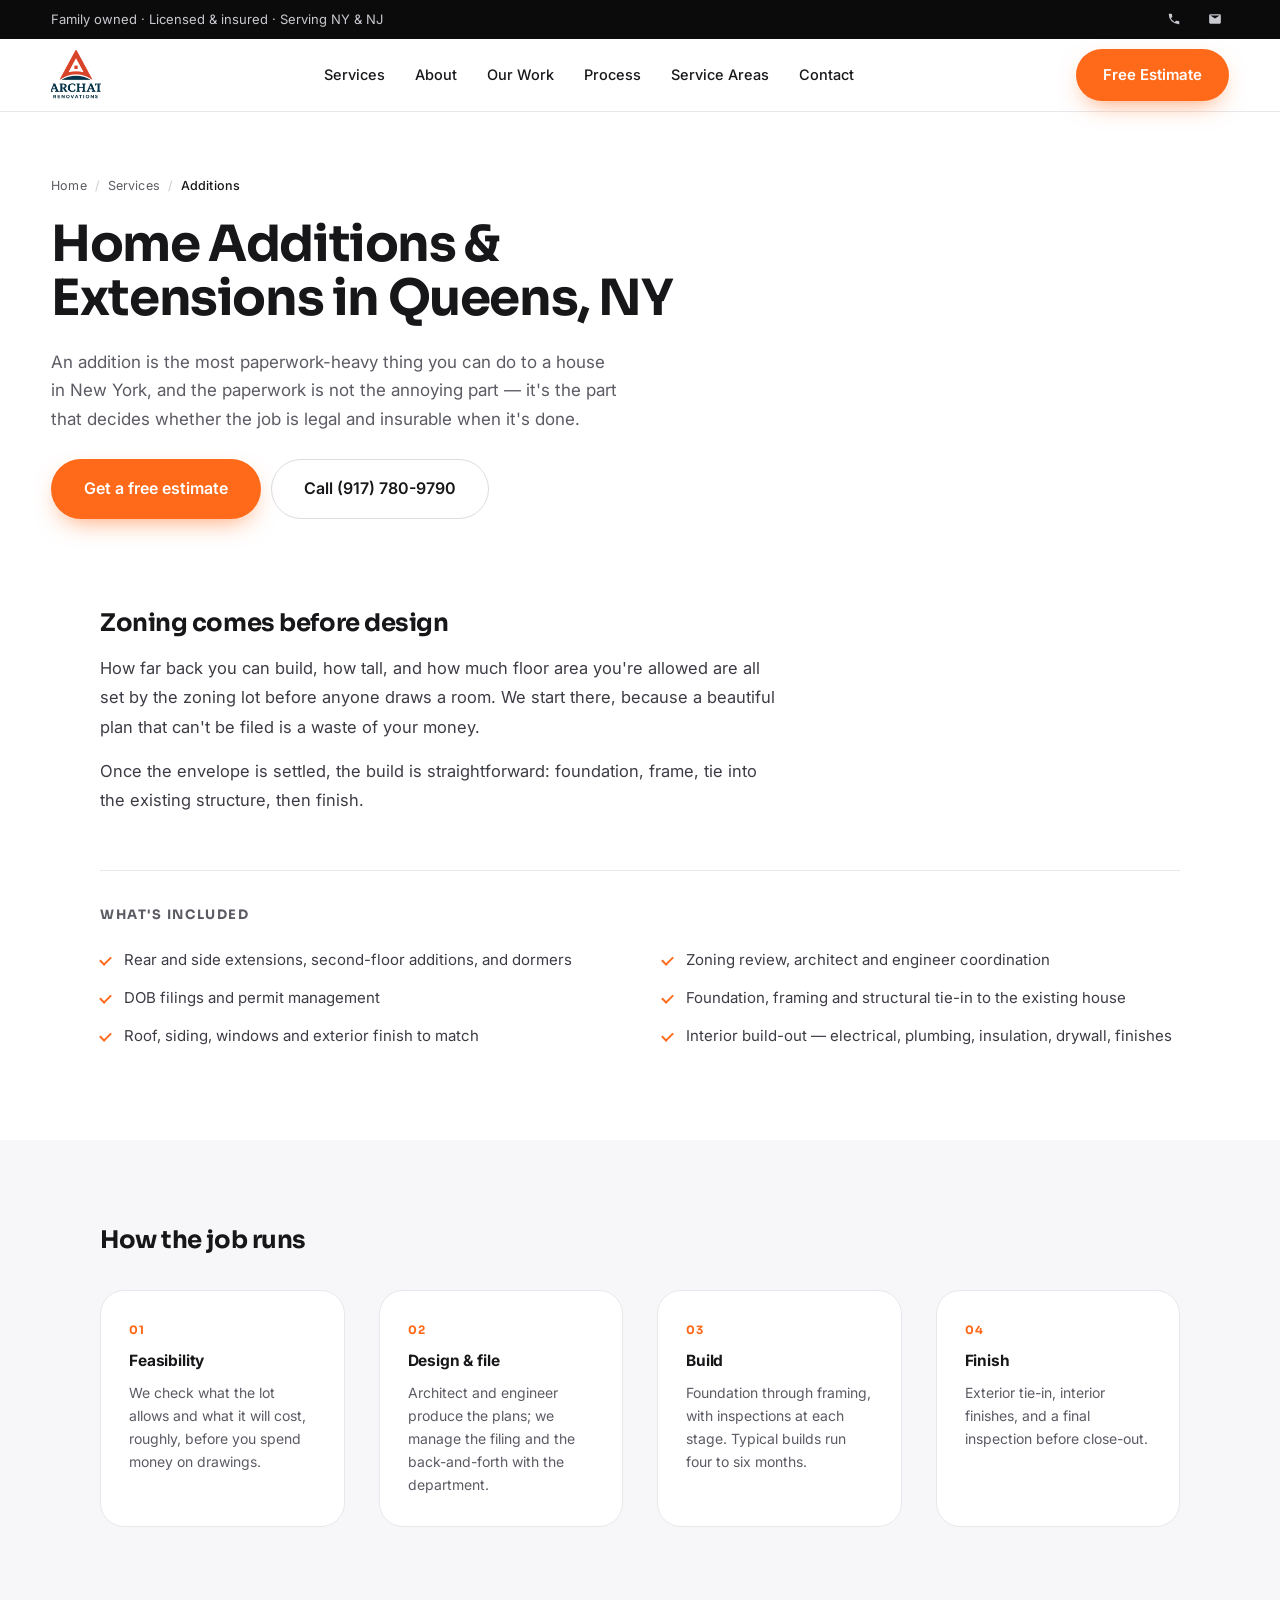
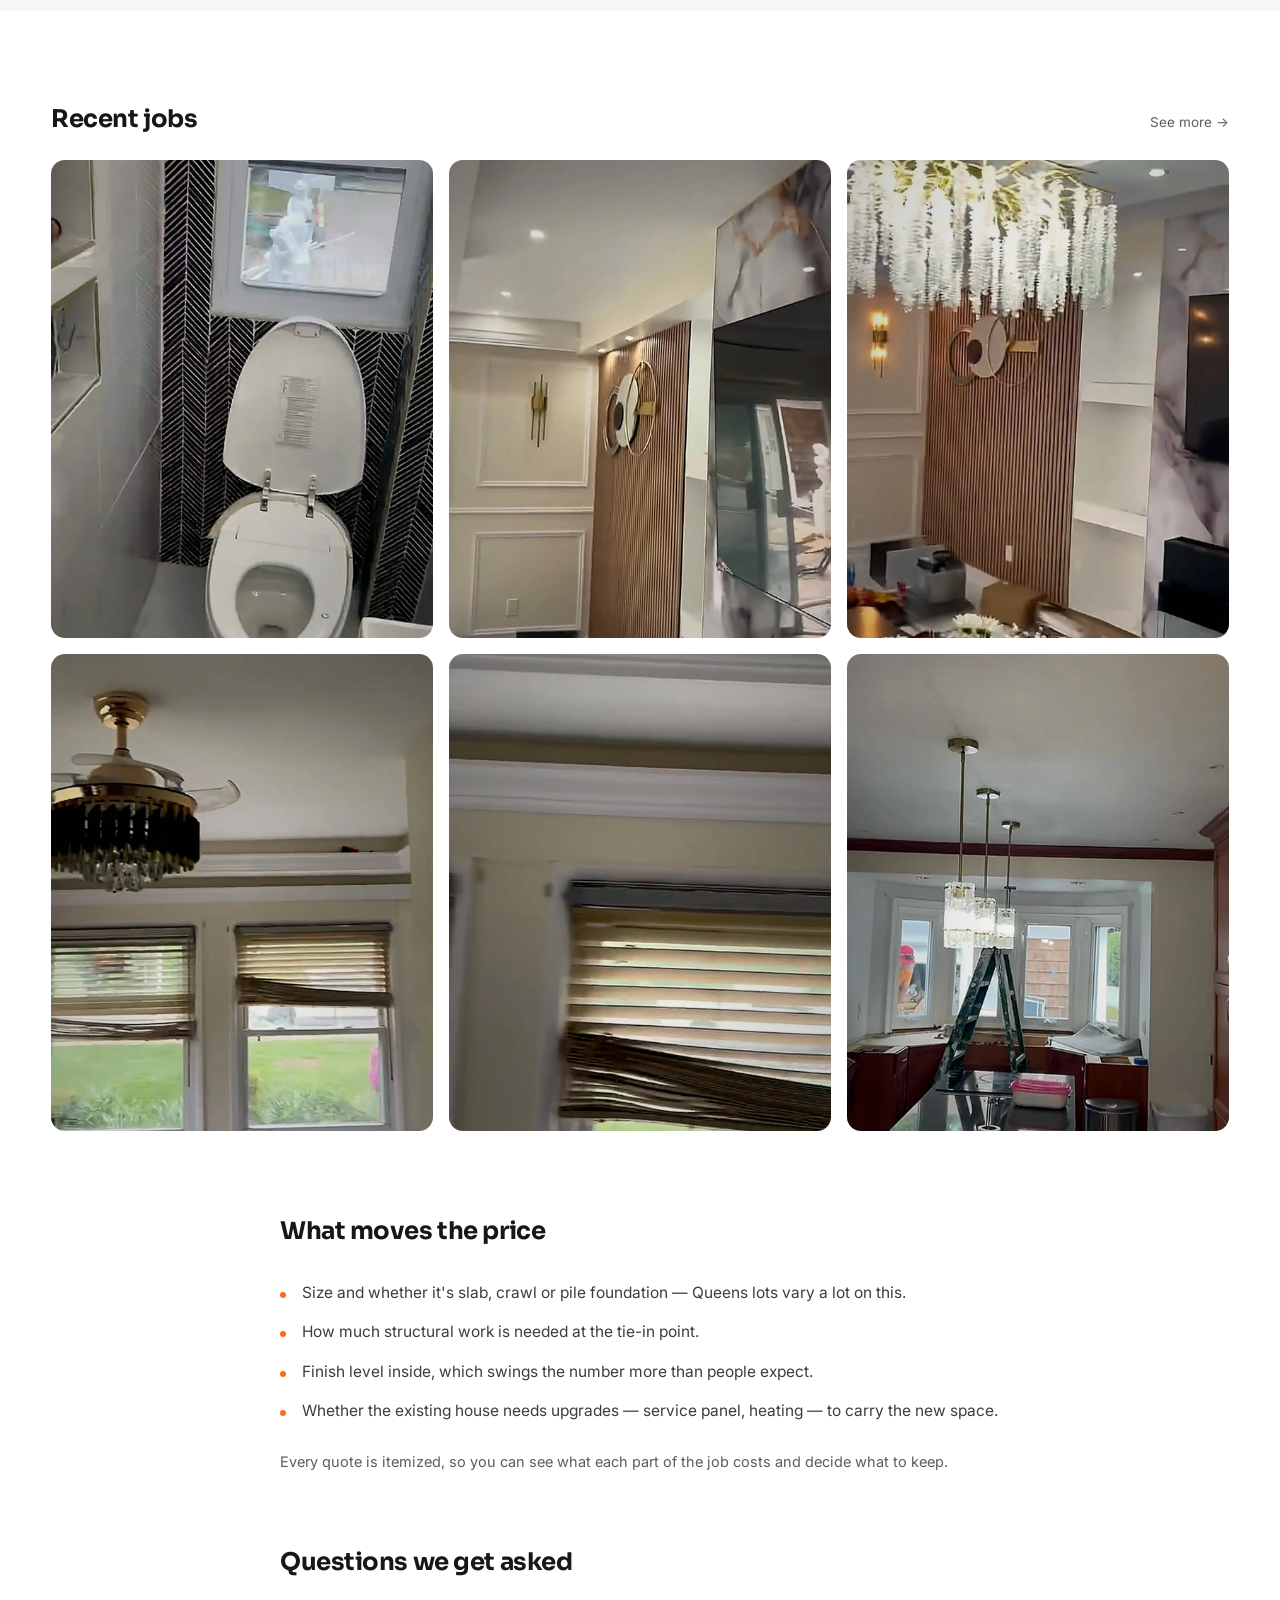
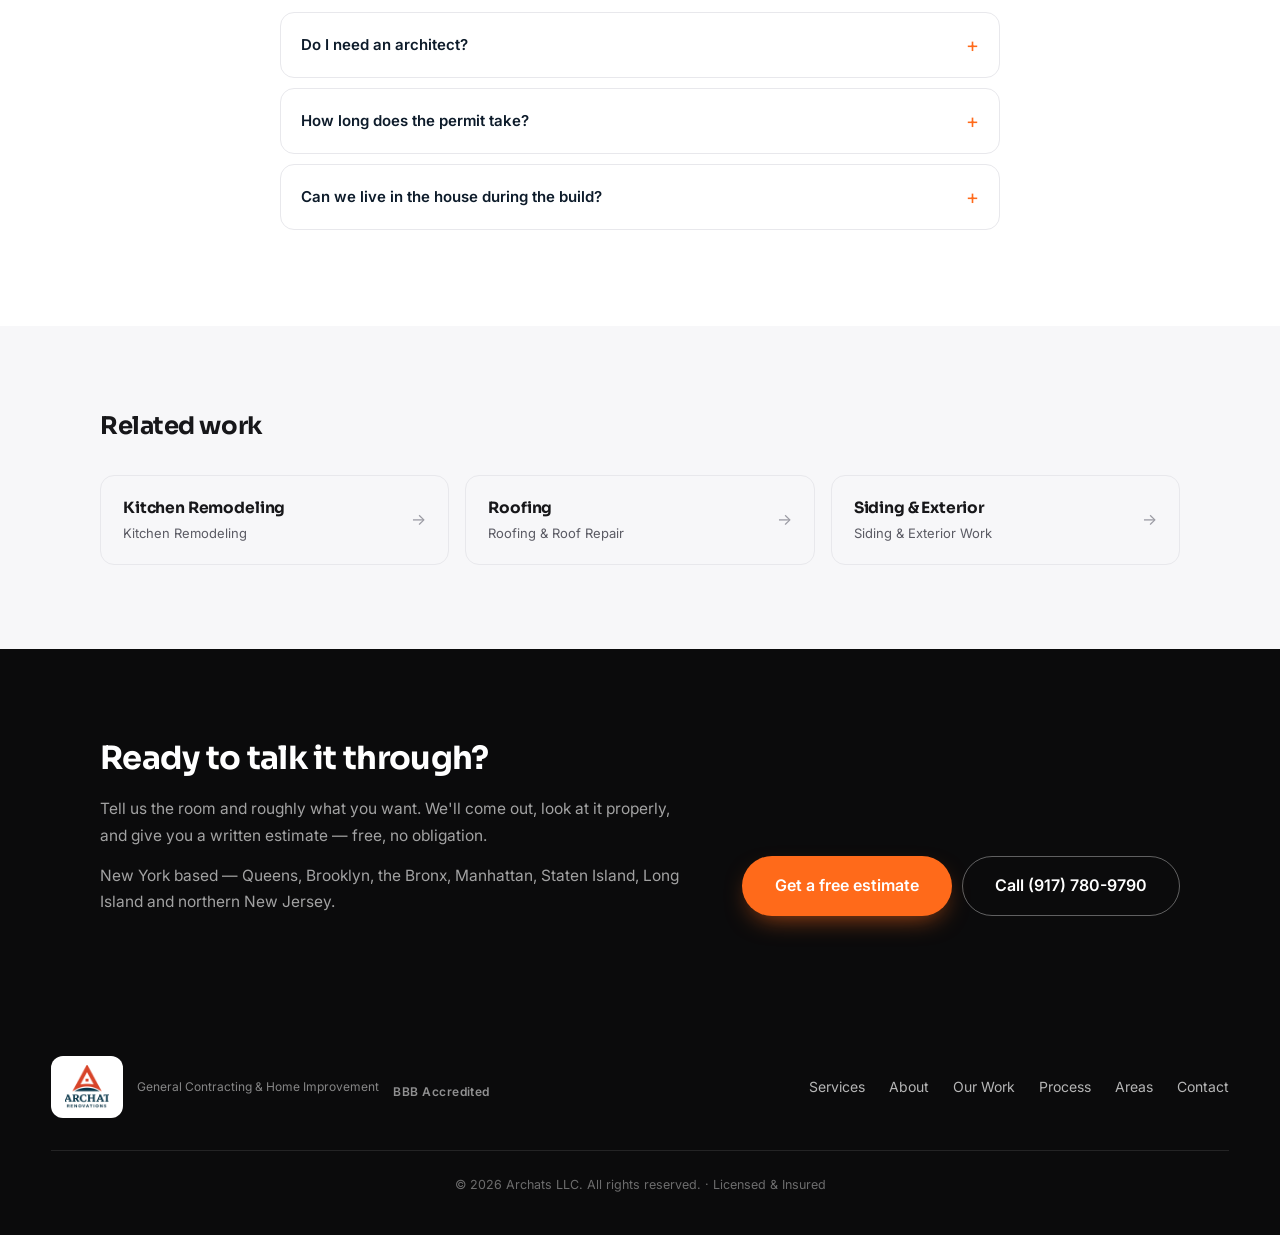
<file: home-additions/index.html>
<!DOCTYPE html>
<html lang="en">
<head>
  <meta charset="UTF-8" />
  <meta name="viewport" content="width=device-width, initial-scale=1.0" />
  <title>Home Additions &amp; Extensions in Queens, NY | Archats LLC</title>
  <meta name="description" content="Rear extensions, dormers and second-floor additions in Queens and Brooklyn. Permits, plans and build handled as one job. Licensed and insured." />
  <link rel="canonical" href="https://archatsrenovation.com/home-additions/" />
  <meta property="og:type" content="article" />
  <meta property="og:site_name" content="Archats LLC" />
  <meta property="og:title" content="Home Additions &amp; Extensions in Queens, NY | Archats LLC" />
  <meta property="og:description" content="Rear extensions, dormers and second-floor additions in Queens and Brooklyn. Permits, plans and build handled as one job. Licensed and insured." />
  <meta property="og:url" content="https://archatsrenovation.com/home-additions/" />
  <meta property="og:image" content="https://archatsrenovation.com/images/service-additions.webp" />
  <meta name="twitter:card" content="summary_large_image" />
  <link rel="icon" type="image/png" href="/favicon.png" />
  <link rel="apple-touch-icon" href="/apple-touch-icon.png" />
  <script type="application/ld+json">
  {
 "@context": "https://schema.org",
 "@type": "Service",
 "name": "Home Additions & Extensions in Queens, NY",
 "serviceType": "Additions",
 "description": "Rear extensions, dormers and second-floor additions in Queens and Brooklyn. Permits, plans and build handled as one job. Licensed and insured.",
 "url": "https://archatsrenovation.com/home-additions/",
 "image": "https://archatsrenovation.com/images/service-additions.webp",
 "provider": {
  "@type": "GeneralContractor",
  "name": "Archats LLC",
  "telephone": "+19177809790",
  "url": "https://archatsrenovation.com/",
  "areaServed": [
   "Queens",
   "Brooklyn",
   "Bronx",
   "Manhattan",
   "Staten Island",
   "Long Island",
   "New Jersey"
  ]
 },
 "areaServed": [
  {
   "@type": "City",
   "name": "Queens"
  },
  {
   "@type": "City",
   "name": "Brooklyn"
  },
  {
   "@type": "City",
   "name": "New York"
  }
 ]
}
  </script>
  <script type="application/ld+json">
  {
 "@context": "https://schema.org",
 "@type": "BreadcrumbList",
 "itemListElement": [
  {
   "@type": "ListItem",
   "position": 1,
   "name": "Home",
   "item": "https://archatsrenovation.com/"
  },
  {
   "@type": "ListItem",
   "position": 2,
   "name": "Services",
   "item": "https://archatsrenovation.com/#services"
  },
  {
   "@type": "ListItem",
   "position": 3,
   "name": "Additions",
   "item": "https://archatsrenovation.com/home-additions/"
  }
 ]
}
  </script>
  <script type="application/ld+json">
  {
 "@context": "https://schema.org",
 "@type": "FAQPage",
 "mainEntity": [
  {
   "@type": "Question",
   "name": "Do I need an architect?",
   "acceptedAnswer": {
    "@type": "Answer",
    "text": "For a filed addition, yes — the plans have to be sealed. We work with architects and engineers we've done jobs with, or we'll work with yours."
   }
  },
  {
   "@type": "Question",
   "name": "How long does the permit take?",
   "acceptedAnswer": {
    "@type": "Answer",
    "text": "It varies by scope and borough. Straightforward rear extensions are often a few months; anything touching zoning variances takes longer. We tell you the realistic timeline up front rather than the optimistic one."
   }
  },
  {
   "@type": "Question",
   "name": "Can we live in the house during the build?",
   "acceptedAnswer": {
    "@type": "Answer",
    "text": "Yes, in most cases. The addition gets sealed off from the living space, and we keep a clear path for you through the yard and the side of the house."
   }
  }
 ]
}
  </script>
  <link rel="preconnect" href="https://fonts.googleapis.com" />
  <link rel="preconnect" href="https://fonts.gstatic.com" crossorigin />
  <link href="https://fonts.googleapis.com/css2?family=Inter:wght@400;500;600&family=Sora:wght@600;700;800&display=swap" rel="stylesheet" />
  <link rel="stylesheet" href="/css/styles.css?v=3" />
  <link rel="stylesheet" href="/css/service.css?v=1" />
  <script src="/js/analytics.js?v=1"></script>
</head>
<body>
  <div class="topbar">
    <div class="container topbar__inner">
      <span class="topbar__note">Family owned · Licensed &amp; insured · Serving NY &amp; NJ</span>
      <div class="topbar__links">
        <a class="topbar__link" data-tel><svg viewBox="0 0 24 24" aria-hidden="true"><path d="M6.6 10.8a15.1 15.1 0 0 0 6.6 6.6l2.2-2.2a1 1 0 0 1 1-.24 11.4 11.4 0 0 0 3.6.57 1 1 0 0 1 1 1V20a1 1 0 0 1-1 1A17 17 0 0 1 3 4a1 1 0 0 1 1-1h3.5a1 1 0 0 1 1 1 11.4 11.4 0 0 0 .57 3.6 1 1 0 0 1-.25 1Z"/></svg><span class="teltext"></span></a>
        <a class="topbar__link" data-mail><svg viewBox="0 0 24 24" aria-hidden="true"><path d="M4 4h16a2 2 0 0 1 2 2v12a2 2 0 0 1-2 2H4a2 2 0 0 1-2-2V6a2 2 0 0 1 2-2Zm8 7 8-5H4l8 5Z"/></svg><span class="mailtext"></span></a>
      </div>
    </div>
  </div>

  <header class="nav" id="nav">
    <div class="container nav__inner">
      <a href="/" class="brand" aria-label="Archat Renovations home">
        <img src="/images/logo.png" alt="Archat Renovations" class="brand__logo" />
      </a>
      <nav class="nav__links" aria-label="Primary">
        <a href="/#services">Services</a><a href="/#about">About</a><a href="/#work">Our Work</a><a href="/#process">Process</a><a href="/#areas">Service Areas</a><a href="/#contact">Contact</a>
      </nav>
      <div class="nav__actions">
        <a href="/#contact" class="btn btn--solid">Free Estimate</a>
        <button class="nav__toggle" id="navToggle" aria-label="Open menu" aria-expanded="false"><span></span><span></span><span></span></button>
      </div>
    </div>
    <div class="nav__mobile" id="navMobile">
      <a href="/#services">Services</a><a href="/#about">About</a><a href="/#work">Our Work</a><a href="/#process">Process</a><a href="/#areas">Service Areas</a><a href="/#contact">Contact</a>
      <a href="/#contact" class="btn btn--solid">Free Estimate</a>
    </div>
  </header>

  <main>
    <section class="sv-hero">
      <div class="container sv-hero__grid">
        <div class="sv-hero__txt">
          <nav class="crumbs" aria-label="Breadcrumb">
            <a href="/">Home</a><span>/</span><a href="/#services">Services</a><span>/</span><b>Additions</b>
          </nav>
          <h1>Home Additions & Extensions in Queens, NY</h1>
          <p class="sv-lede">An addition is the most paperwork-heavy thing you can do to a house in New York, and the paperwork is not the annoying part — it's the part that decides whether the job is legal and insurable when it's done.</p>
          <div class="sv-cta">
            <a href="/#contact" class="btn btn--solid btn--lg">Get a free estimate</a>
            <a href="tel:+19177809790" class="btn btn--ghost btn--lg">Call (917) 780-9790</a>
          </div>
        </div>
      </div>
    </section>

    <section class="sv-intro">
      <div class="container">
        <div class="sv-prose"><h2>Zoning comes before design</h2><p>How far back you can build, how tall, and how much floor area you're allowed are all set by the zoning lot before anyone draws a room. We start there, because a beautiful plan that can't be filed is a waste of your money.</p><p>Once the envelope is settled, the build is straightforward: foundation, frame, tie into the existing structure, then finish.</p></div>
        <div class="sv-included">
          <h2 class="sv-included__h">What's included</h2>
          <ul class="sv-check"><li>Rear and side extensions, second-floor additions, and dormers</li><li>Zoning review, architect and engineer coordination</li><li>DOB filings and permit management</li><li>Foundation, framing and structural tie-in to the existing house</li><li>Roof, siding, windows and exterior finish to match</li><li>Interior build-out — electrical, plumbing, insulation, drywall, finishes</li></ul>
        </div>
      </div>
    </section>

    <section class="sv-steps-wrap">
      <div class="container">
        <h2 class="sv-h2">How the job runs</h2>
        <ol class="sv-steps"><li class="step"><span class="step__n">01</span><div><strong>Feasibility</strong><p>We check what the lot allows and what it will cost, roughly, before you spend money on drawings.</p></div></li><li class="step"><span class="step__n">02</span><div><strong>Design & file</strong><p>Architect and engineer produce the plans; we manage the filing and the back-and-forth with the department.</p></div></li><li class="step"><span class="step__n">03</span><div><strong>Build</strong><p>Foundation through framing, with inspections at each stage. Typical builds run four to six months.</p></div></li><li class="step"><span class="step__n">04</span><div><strong>Finish</strong><p>Exterior tie-in, interior finishes, and a final inspection before close-out.</p></div></li></ol>
      </div>
    </section>

    <section class="sv-work">
      <div class="container">
        <div class="sv-work__head">
          <h2 class="sv-h2">Recent jobs</h2>
          <a href="/#work" class="sv-work__link">See more <span aria-hidden="true">→</span></a>
        </div>
        <div class="sv-work__grid"><a class="wk" href="/#work"><img src="/images/work/archat-work-1.webp" alt="Recent Archats LLC project" loading="lazy" /></a><a class="wk" href="/#work"><img src="/images/work/archat-work-2.webp" alt="Recent Archats LLC project" loading="lazy" /></a><a class="wk" href="/#work"><img src="/images/work/archat-work-3.webp" alt="Recent Archats LLC project" loading="lazy" /></a><a class="wk" href="/#work"><img src="/images/work/archat-work-4.webp" alt="Recent Archats LLC project" loading="lazy" /></a><a class="wk" href="/#work"><img src="/images/work/archat-work-5.webp" alt="Recent Archats LLC project" loading="lazy" /></a><a class="wk" href="/#work"><img src="/images/work/archat-work-6.webp" alt="Recent Archats LLC project" loading="lazy" /></a></div>
      </div>
    </section>

    <section class="sv-price-wrap">
      <div class="container sv-narrow">
        <h2 class="sv-h2">What moves the price</h2>
        <ul class="sv-price"><li>Size and whether it's slab, crawl or pile foundation — Queens lots vary a lot on this.</li><li>How much structural work is needed at the tie-in point.</li><li>Finish level inside, which swings the number more than people expect.</li><li>Whether the existing house needs upgrades — service panel, heating — to carry the new space.</li></ul>
        <p class="sv-note">Every quote is itemized, so you can see what each part of the job costs and decide what to keep.</p>
      </div>
    </section>

    <section class="sv-faq-wrap">
      <div class="container sv-narrow">
        <h2 class="sv-h2">Questions we get asked</h2>
        <div class="faq__list"><details class="faq__item"><summary>Do I need an architect?</summary><p>For a filed addition, yes — the plans have to be sealed. We work with architects and engineers we've done jobs with, or we'll work with yours.</p></details><details class="faq__item"><summary>How long does the permit take?</summary><p>It varies by scope and borough. Straightforward rear extensions are often a few months; anything touching zoning variances takes longer. We tell you the realistic timeline up front rather than the optimistic one.</p></details><details class="faq__item"><summary>Can we live in the house during the build?</summary><p>Yes, in most cases. The addition gets sealed off from the living space, and we keep a clear path for you through the yard and the side of the house.</p></details></div>
      </div>
    </section>

    <section class="sv-related">
      <div class="container">
        <h2 class="sv-h2">Related work</h2>
        <div class="sv-rellist"><a class="rel" href="/kitchen-remodeling/"><span><strong>Kitchen Remodeling</strong><em>Kitchen Remodeling</em></span><i class="rel__go" aria-hidden="true">→</i></a><a class="rel" href="/roofing/"><span><strong>Roofing</strong><em>Roofing & Roof Repair</em></span><i class="rel__go" aria-hidden="true">→</i></a><a class="rel" href="/siding-exterior/"><span><strong>Siding & Exterior</strong><em>Siding & Exterior Work</em></span><i class="rel__go" aria-hidden="true">→</i></a></div>
      </div>
    </section>

    <section class="sv-call">
      <div class="container sv-call__in">
        <div>
          <h2>Ready to talk it through?</h2>
          <p>Tell us the room and roughly what you want. We'll come out, look at it properly, and give you a written estimate — free, no obligation.</p>
          <p class="sv-call__areas">New York based — Queens, Brooklyn, the Bronx, Manhattan, Staten Island, Long Island and northern New Jersey.</p>
        </div>
        <div class="sv-call__act">
          <a href="/#contact" class="btn btn--solid btn--lg">Get a free estimate</a>
          <a href="tel:+19177809790" class="btn btn--ghost btn--lg">Call (917) 780-9790</a>
        </div>
      </div>
    </section>
  </main>

  <footer class="footer">
    <div class="container footer__inner">
      <div class="footer__brand">
        <span class="footer__logo-chip"><img src="/images/logo.png" alt="Archat Renovations" class="brand__logo" /></span>
        <span class="footer__tag">General Contracting &amp; Home Improvement</span>
        <span class="footer__bbb" title="Accredited by the Better Business Bureau">BBB Accredited</span>
      </div>
      <div class="footer__links">
        <a href="/#services">Services</a>
        <a href="/#about">About</a>
        <a href="/#work">Our Work</a>
        <a href="/#process">Process</a>
        <a href="/#areas">Areas</a>
        <a href="/#contact">Contact</a>
      </div>
      <p class="footer__copy">© 2026 Archats LLC. All rights reserved. · Licensed &amp; Insured</p>
    </div>
  </footer>
  <script src="/js/main.js?v=6"></script>
</body>
</html>
</file>
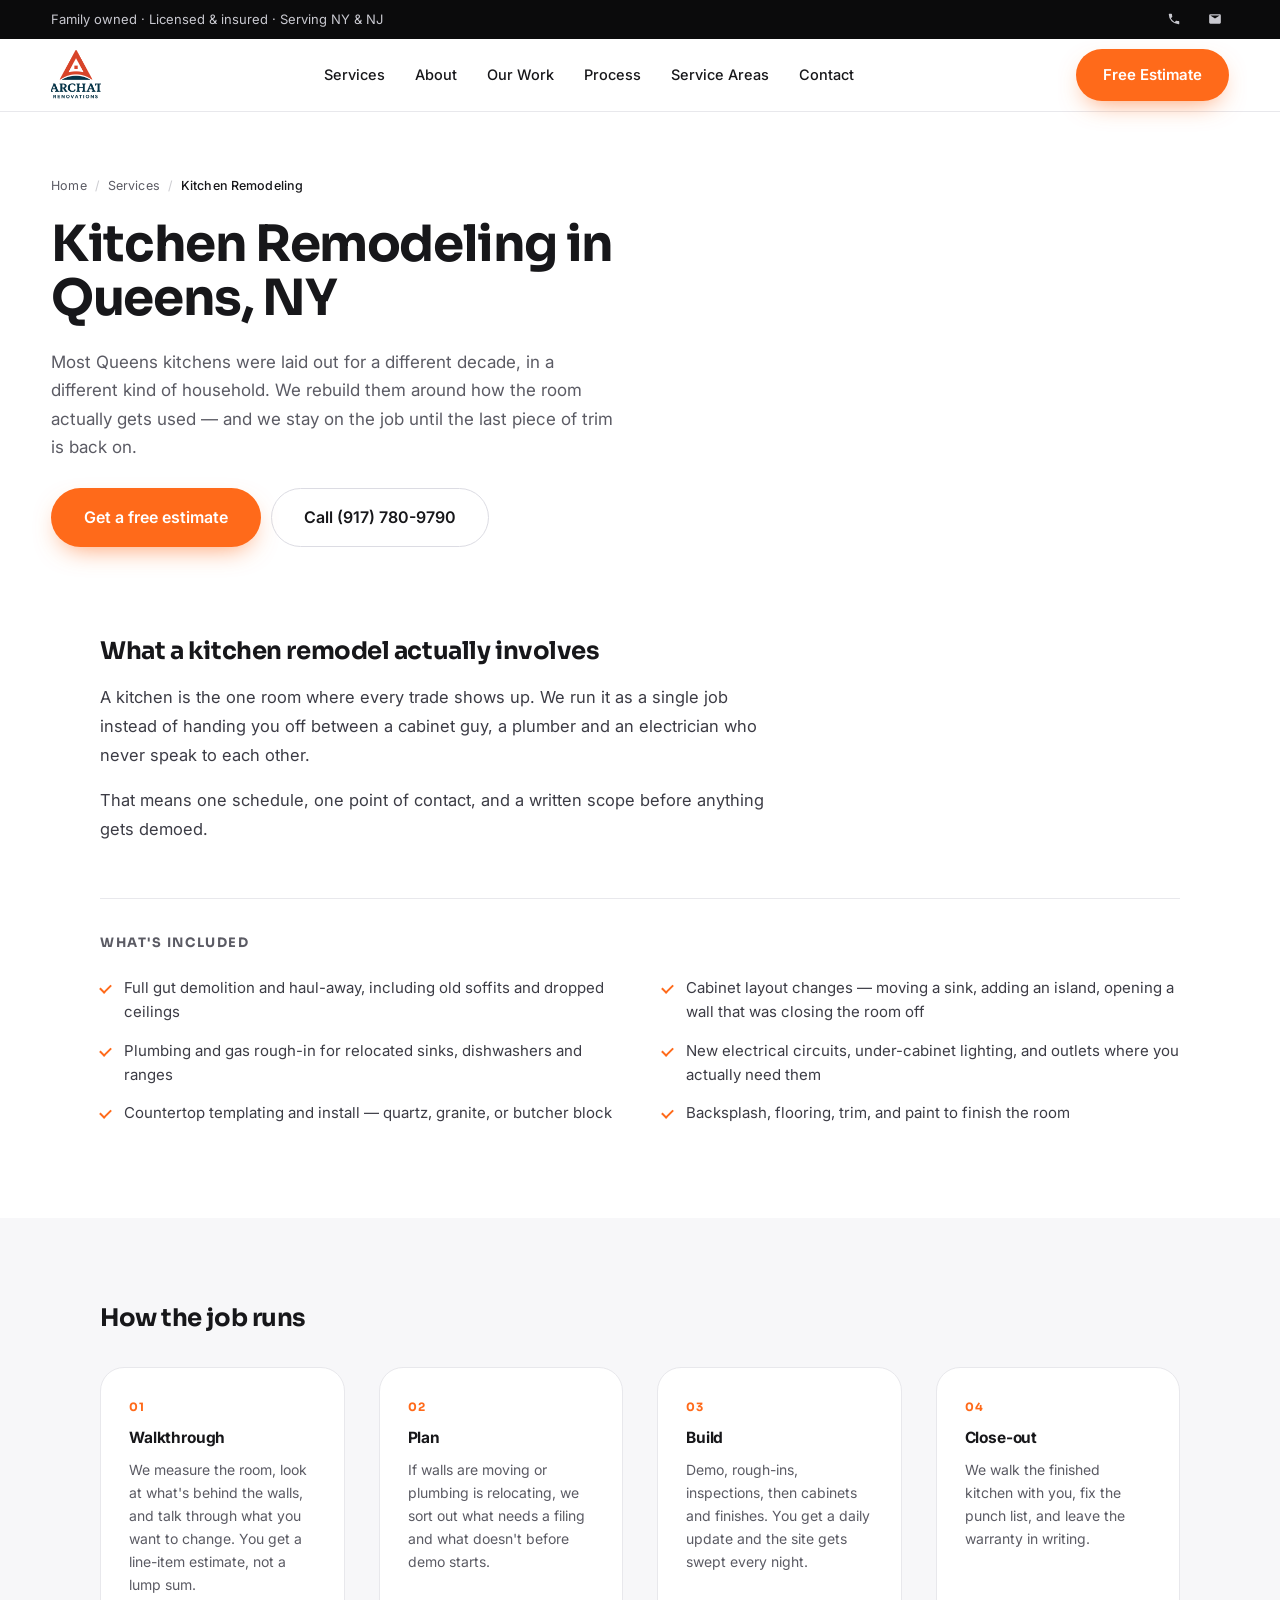
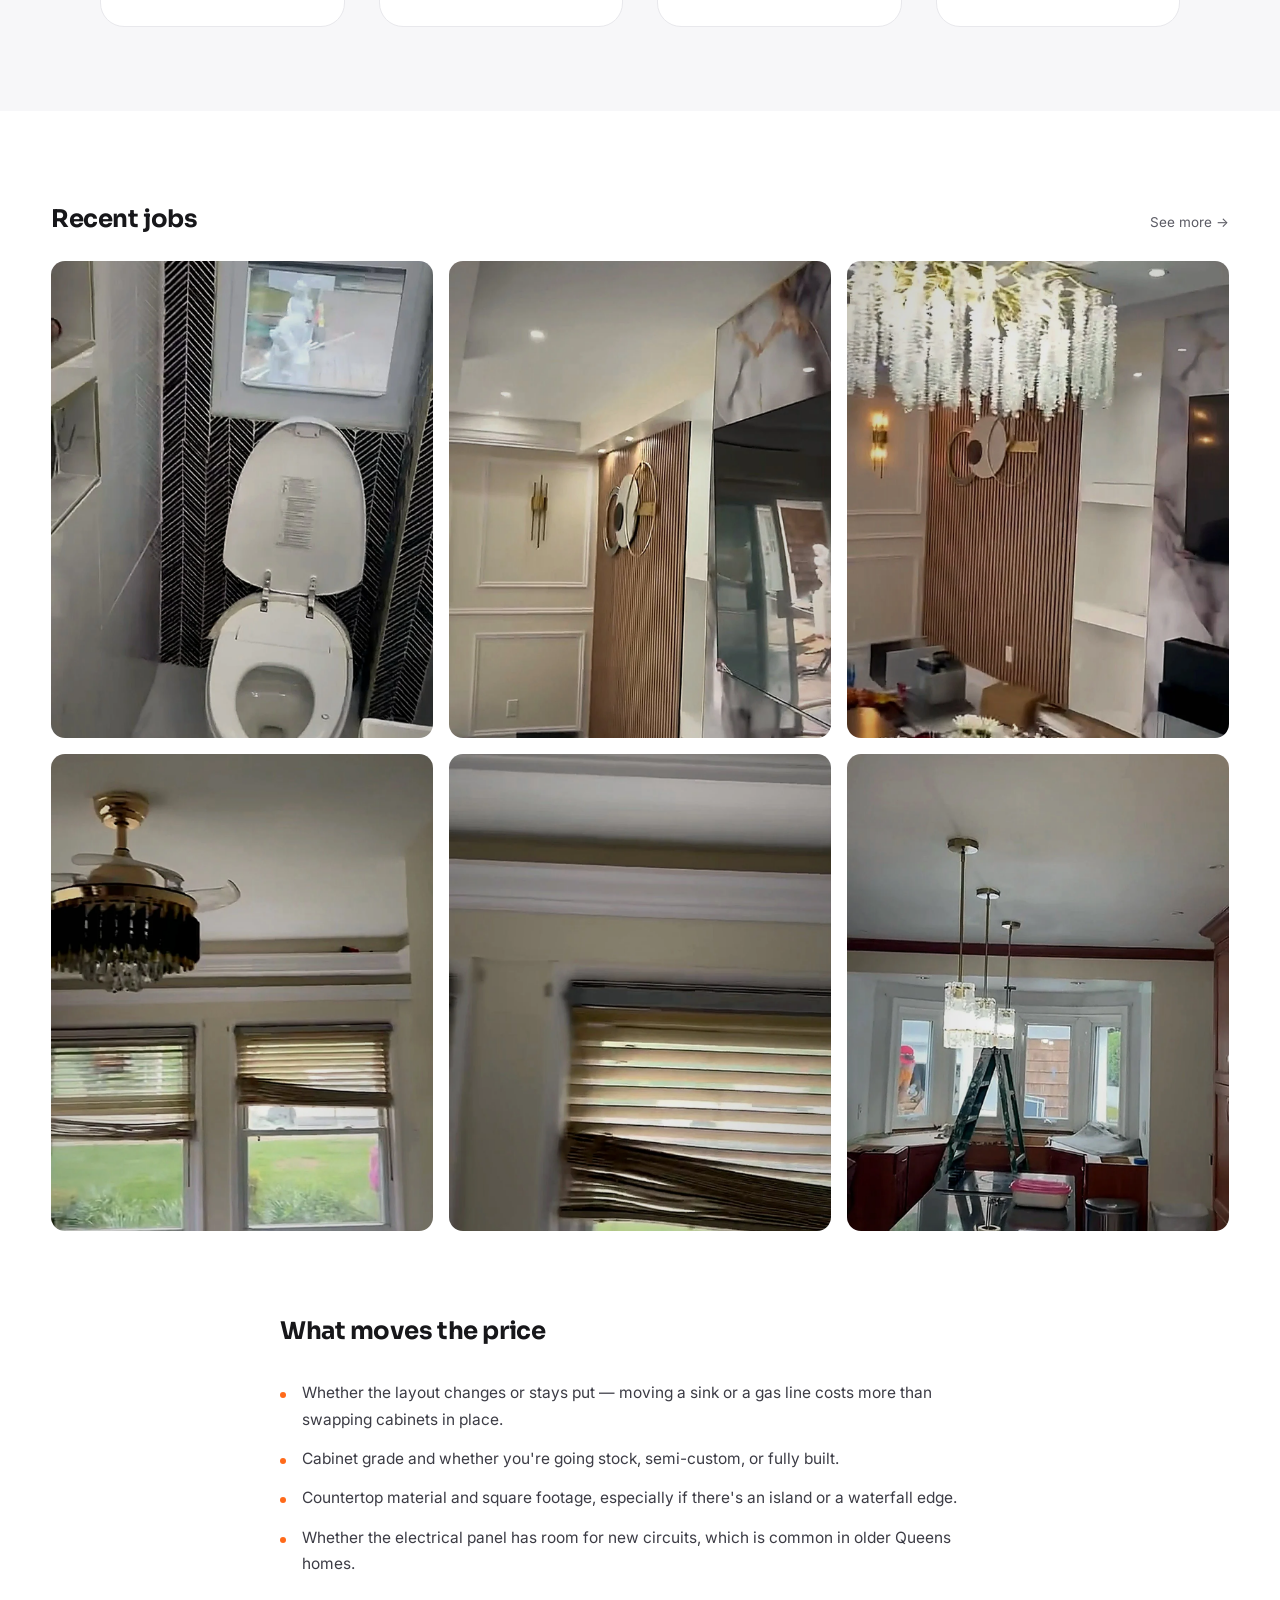
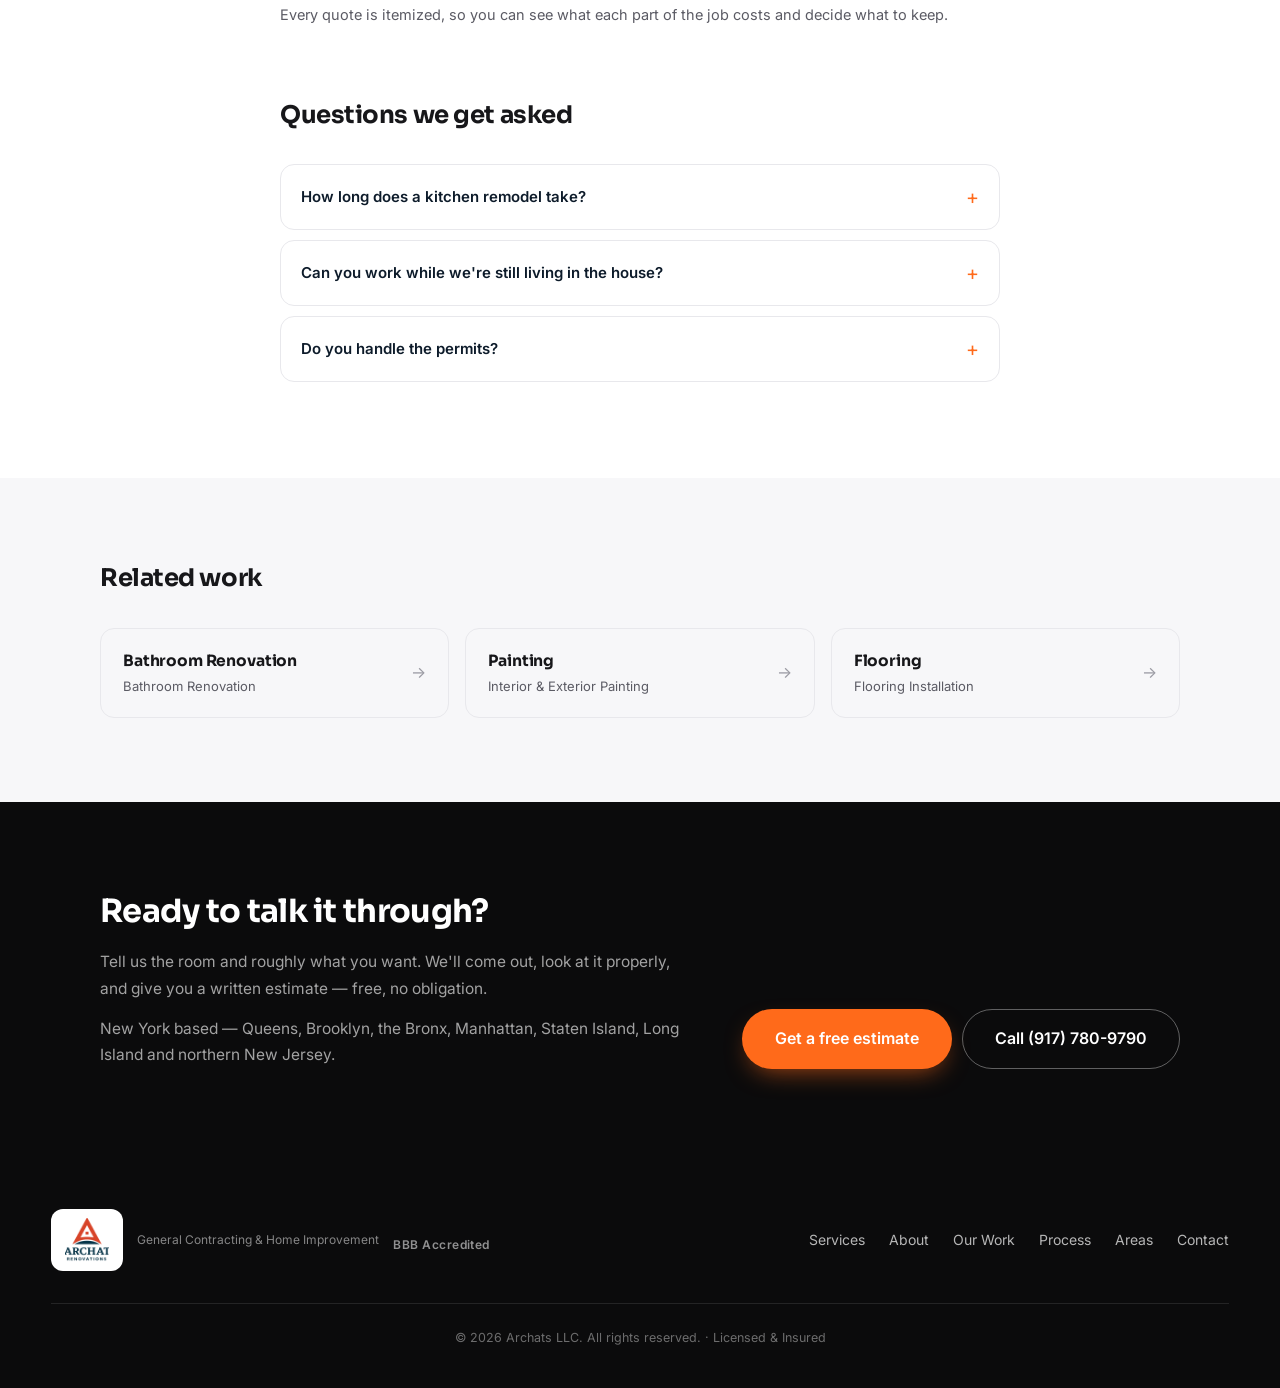
<file: kitchen-remodeling/index.html>
<!DOCTYPE html>
<html lang="en">
<head>
  <meta charset="UTF-8" />
  <meta name="viewport" content="width=device-width, initial-scale=1.0" />
  <title>Kitchen Remodeling in Queens, NY | Archats LLC</title>
  <meta name="description" content="Full kitchen remodels in Queens: cabinets, countertops, layout changes, plumbing and electrical. Family owned, licensed and insured. Free estimate." />
  <link rel="canonical" href="https://archatsrenovation.com/kitchen-remodeling/" />
  <meta property="og:type" content="article" />
  <meta property="og:site_name" content="Archats LLC" />
  <meta property="og:title" content="Kitchen Remodeling in Queens, NY | Archats LLC" />
  <meta property="og:description" content="Full kitchen remodels in Queens: cabinets, countertops, layout changes, plumbing and electrical. Family owned, licensed and insured. Free estimate." />
  <meta property="og:url" content="https://archatsrenovation.com/kitchen-remodeling/" />
  <meta property="og:image" content="https://archatsrenovation.com/images/service-kitchen.webp" />
  <meta name="twitter:card" content="summary_large_image" />
  <link rel="icon" type="image/png" href="/favicon.png" />
  <link rel="apple-touch-icon" href="/apple-touch-icon.png" />
  <script type="application/ld+json">
  {
 "@context": "https://schema.org",
 "@type": "Service",
 "name": "Kitchen Remodeling in Queens, NY",
 "serviceType": "Kitchen Remodeling",
 "description": "Full kitchen remodels in Queens: cabinets, countertops, layout changes, plumbing and electrical. Family owned, licensed and insured. Free estimate.",
 "url": "https://archatsrenovation.com/kitchen-remodeling/",
 "image": "https://archatsrenovation.com/images/service-kitchen.webp",
 "provider": {
  "@type": "GeneralContractor",
  "name": "Archats LLC",
  "telephone": "+19177809790",
  "url": "https://archatsrenovation.com/",
  "areaServed": [
   "Queens",
   "Brooklyn",
   "Bronx",
   "Manhattan",
   "Staten Island",
   "Long Island",
   "New Jersey"
  ]
 },
 "areaServed": [
  {
   "@type": "City",
   "name": "Queens"
  },
  {
   "@type": "City",
   "name": "Brooklyn"
  },
  {
   "@type": "City",
   "name": "New York"
  }
 ]
}
  </script>
  <script type="application/ld+json">
  {
 "@context": "https://schema.org",
 "@type": "BreadcrumbList",
 "itemListElement": [
  {
   "@type": "ListItem",
   "position": 1,
   "name": "Home",
   "item": "https://archatsrenovation.com/"
  },
  {
   "@type": "ListItem",
   "position": 2,
   "name": "Services",
   "item": "https://archatsrenovation.com/#services"
  },
  {
   "@type": "ListItem",
   "position": 3,
   "name": "Kitchen Remodeling",
   "item": "https://archatsrenovation.com/kitchen-remodeling/"
  }
 ]
}
  </script>
  <script type="application/ld+json">
  {
 "@context": "https://schema.org",
 "@type": "FAQPage",
 "mainEntity": [
  {
   "@type": "Question",
   "name": "How long does a kitchen remodel take?",
   "acceptedAnswer": {
    "@type": "Answer",
    "text": "A straightforward kitchen runs three to four weeks. Once you move plumbing, gas, or a load-bearing wall, plan on five to seven. We give you a start and end date before demo and tell you the same day if something changes it."
   }
  },
  {
   "@type": "Question",
   "name": "Can you work while we're still living in the house?",
   "acceptedAnswer": {
    "@type": "Answer",
    "text": "Yes, and most of our clients do. We seal off the work area, keep a temporary sink or microwave setup if you need one, and clean up at the end of every day. It's loud for the demo week and calmer after that."
   }
  },
  {
   "@type": "Question",
   "name": "Do you handle the permits?",
   "acceptedAnswer": {
    "@type": "Answer",
    "text": "Yes. When a job needs a DOB filing or a licensed trade sign-off, we handle it as part of the job. If you're in a co-op or condo, we'll also give you the paperwork your board asks for."
   }
  }
 ]
}
  </script>
  <link rel="preconnect" href="https://fonts.googleapis.com" />
  <link rel="preconnect" href="https://fonts.gstatic.com" crossorigin />
  <link href="https://fonts.googleapis.com/css2?family=Inter:wght@400;500;600&family=Sora:wght@600;700;800&display=swap" rel="stylesheet" />
  <link rel="stylesheet" href="/css/styles.css?v=3" />
  <link rel="stylesheet" href="/css/service.css?v=1" />
  <script src="/js/analytics.js?v=1"></script>
</head>
<body>
  <div class="topbar">
    <div class="container topbar__inner">
      <span class="topbar__note">Family owned · Licensed &amp; insured · Serving NY &amp; NJ</span>
      <div class="topbar__links">
        <a class="topbar__link" data-tel><svg viewBox="0 0 24 24" aria-hidden="true"><path d="M6.6 10.8a15.1 15.1 0 0 0 6.6 6.6l2.2-2.2a1 1 0 0 1 1-.24 11.4 11.4 0 0 0 3.6.57 1 1 0 0 1 1 1V20a1 1 0 0 1-1 1A17 17 0 0 1 3 4a1 1 0 0 1 1-1h3.5a1 1 0 0 1 1 1 11.4 11.4 0 0 0 .57 3.6 1 1 0 0 1-.25 1Z"/></svg><span class="teltext"></span></a>
        <a class="topbar__link" data-mail><svg viewBox="0 0 24 24" aria-hidden="true"><path d="M4 4h16a2 2 0 0 1 2 2v12a2 2 0 0 1-2 2H4a2 2 0 0 1-2-2V6a2 2 0 0 1 2-2Zm8 7 8-5H4l8 5Z"/></svg><span class="mailtext"></span></a>
      </div>
    </div>
  </div>

  <header class="nav" id="nav">
    <div class="container nav__inner">
      <a href="/" class="brand" aria-label="Archat Renovations home">
        <img src="/images/logo.png" alt="Archat Renovations" class="brand__logo" />
      </a>
      <nav class="nav__links" aria-label="Primary">
        <a href="/#services">Services</a><a href="/#about">About</a><a href="/#work">Our Work</a><a href="/#process">Process</a><a href="/#areas">Service Areas</a><a href="/#contact">Contact</a>
      </nav>
      <div class="nav__actions">
        <a href="/#contact" class="btn btn--solid">Free Estimate</a>
        <button class="nav__toggle" id="navToggle" aria-label="Open menu" aria-expanded="false"><span></span><span></span><span></span></button>
      </div>
    </div>
    <div class="nav__mobile" id="navMobile">
      <a href="/#services">Services</a><a href="/#about">About</a><a href="/#work">Our Work</a><a href="/#process">Process</a><a href="/#areas">Service Areas</a><a href="/#contact">Contact</a>
      <a href="/#contact" class="btn btn--solid">Free Estimate</a>
    </div>
  </header>

  <main>
    <section class="sv-hero">
      <div class="container sv-hero__grid">
        <div class="sv-hero__txt">
          <nav class="crumbs" aria-label="Breadcrumb">
            <a href="/">Home</a><span>/</span><a href="/#services">Services</a><span>/</span><b>Kitchen Remodeling</b>
          </nav>
          <h1>Kitchen Remodeling in Queens, NY</h1>
          <p class="sv-lede">Most Queens kitchens were laid out for a different decade, in a different kind of household. We rebuild them around how the room actually gets used — and we stay on the job until the last piece of trim is back on.</p>
          <div class="sv-cta">
            <a href="/#contact" class="btn btn--solid btn--lg">Get a free estimate</a>
            <a href="tel:+19177809790" class="btn btn--ghost btn--lg">Call (917) 780-9790</a>
          </div>
        </div>
      </div>
    </section>

    <section class="sv-intro">
      <div class="container">
        <div class="sv-prose"><h2>What a kitchen remodel actually involves</h2><p>A kitchen is the one room where every trade shows up. We run it as a single job instead of handing you off between a cabinet guy, a plumber and an electrician who never speak to each other.</p><p>That means one schedule, one point of contact, and a written scope before anything gets demoed.</p></div>
        <div class="sv-included">
          <h2 class="sv-included__h">What's included</h2>
          <ul class="sv-check"><li>Full gut demolition and haul-away, including old soffits and dropped ceilings</li><li>Cabinet layout changes — moving a sink, adding an island, opening a wall that was closing the room off</li><li>Plumbing and gas rough-in for relocated sinks, dishwashers and ranges</li><li>New electrical circuits, under-cabinet lighting, and outlets where you actually need them</li><li>Countertop templating and install — quartz, granite, or butcher block</li><li>Backsplash, flooring, trim, and paint to finish the room</li></ul>
        </div>
      </div>
    </section>

    <section class="sv-steps-wrap">
      <div class="container">
        <h2 class="sv-h2">How the job runs</h2>
        <ol class="sv-steps"><li class="step"><span class="step__n">01</span><div><strong>Walkthrough</strong><p>We measure the room, look at what's behind the walls, and talk through what you want to change. You get a line-item estimate, not a lump sum.</p></div></li><li class="step"><span class="step__n">02</span><div><strong>Plan</strong><p>If walls are moving or plumbing is relocating, we sort out what needs a filing and what doesn't before demo starts.</p></div></li><li class="step"><span class="step__n">03</span><div><strong>Build</strong><p>Demo, rough-ins, inspections, then cabinets and finishes. You get a daily update and the site gets swept every night.</p></div></li><li class="step"><span class="step__n">04</span><div><strong>Close-out</strong><p>We walk the finished kitchen with you, fix the punch list, and leave the warranty in writing.</p></div></li></ol>
      </div>
    </section>

    <section class="sv-work">
      <div class="container">
        <div class="sv-work__head">
          <h2 class="sv-h2">Recent jobs</h2>
          <a href="/#work" class="sv-work__link">See more <span aria-hidden="true">→</span></a>
        </div>
        <div class="sv-work__grid"><a class="wk" href="/#work"><img src="/images/work/archat-work-1.webp" alt="Recent Archats LLC project" loading="lazy" /></a><a class="wk" href="/#work"><img src="/images/work/archat-work-2.webp" alt="Recent Archats LLC project" loading="lazy" /></a><a class="wk" href="/#work"><img src="/images/work/archat-work-3.webp" alt="Recent Archats LLC project" loading="lazy" /></a><a class="wk" href="/#work"><img src="/images/work/archat-work-4.webp" alt="Recent Archats LLC project" loading="lazy" /></a><a class="wk" href="/#work"><img src="/images/work/archat-work-5.webp" alt="Recent Archats LLC project" loading="lazy" /></a><a class="wk" href="/#work"><img src="/images/work/archat-work-6.webp" alt="Recent Archats LLC project" loading="lazy" /></a></div>
      </div>
    </section>

    <section class="sv-price-wrap">
      <div class="container sv-narrow">
        <h2 class="sv-h2">What moves the price</h2>
        <ul class="sv-price"><li>Whether the layout changes or stays put — moving a sink or a gas line costs more than swapping cabinets in place.</li><li>Cabinet grade and whether you're going stock, semi-custom, or fully built.</li><li>Countertop material and square footage, especially if there's an island or a waterfall edge.</li><li>Whether the electrical panel has room for new circuits, which is common in older Queens homes.</li></ul>
        <p class="sv-note">Every quote is itemized, so you can see what each part of the job costs and decide what to keep.</p>
      </div>
    </section>

    <section class="sv-faq-wrap">
      <div class="container sv-narrow">
        <h2 class="sv-h2">Questions we get asked</h2>
        <div class="faq__list"><details class="faq__item"><summary>How long does a kitchen remodel take?</summary><p>A straightforward kitchen runs three to four weeks. Once you move plumbing, gas, or a load-bearing wall, plan on five to seven. We give you a start and end date before demo and tell you the same day if something changes it.</p></details><details class="faq__item"><summary>Can you work while we're still living in the house?</summary><p>Yes, and most of our clients do. We seal off the work area, keep a temporary sink or microwave setup if you need one, and clean up at the end of every day. It's loud for the demo week and calmer after that.</p></details><details class="faq__item"><summary>Do you handle the permits?</summary><p>Yes. When a job needs a DOB filing or a licensed trade sign-off, we handle it as part of the job. If you're in a co-op or condo, we'll also give you the paperwork your board asks for.</p></details></div>
      </div>
    </section>

    <section class="sv-related">
      <div class="container">
        <h2 class="sv-h2">Related work</h2>
        <div class="sv-rellist"><a class="rel" href="/bathroom-renovation/"><span><strong>Bathroom Renovation</strong><em>Bathroom Renovation</em></span><i class="rel__go" aria-hidden="true">→</i></a><a class="rel" href="/painting/"><span><strong>Painting</strong><em>Interior & Exterior Painting</em></span><i class="rel__go" aria-hidden="true">→</i></a><a class="rel" href="/flooring/"><span><strong>Flooring</strong><em>Flooring Installation</em></span><i class="rel__go" aria-hidden="true">→</i></a></div>
      </div>
    </section>

    <section class="sv-call">
      <div class="container sv-call__in">
        <div>
          <h2>Ready to talk it through?</h2>
          <p>Tell us the room and roughly what you want. We'll come out, look at it properly, and give you a written estimate — free, no obligation.</p>
          <p class="sv-call__areas">New York based — Queens, Brooklyn, the Bronx, Manhattan, Staten Island, Long Island and northern New Jersey.</p>
        </div>
        <div class="sv-call__act">
          <a href="/#contact" class="btn btn--solid btn--lg">Get a free estimate</a>
          <a href="tel:+19177809790" class="btn btn--ghost btn--lg">Call (917) 780-9790</a>
        </div>
      </div>
    </section>
  </main>

  <footer class="footer">
    <div class="container footer__inner">
      <div class="footer__brand">
        <span class="footer__logo-chip"><img src="/images/logo.png" alt="Archat Renovations" class="brand__logo" /></span>
        <span class="footer__tag">General Contracting &amp; Home Improvement</span>
        <span class="footer__bbb" title="Accredited by the Better Business Bureau">BBB Accredited</span>
      </div>
      <div class="footer__links">
        <a href="/#services">Services</a>
        <a href="/#about">About</a>
        <a href="/#work">Our Work</a>
        <a href="/#process">Process</a>
        <a href="/#areas">Areas</a>
        <a href="/#contact">Contact</a>
      </div>
      <p class="footer__copy">© 2026 Archats LLC. All rights reserved. · Licensed &amp; Insured</p>
    </div>
  </footer>
  <script src="/js/main.js?v=6"></script>
</body>
</html>
</file>
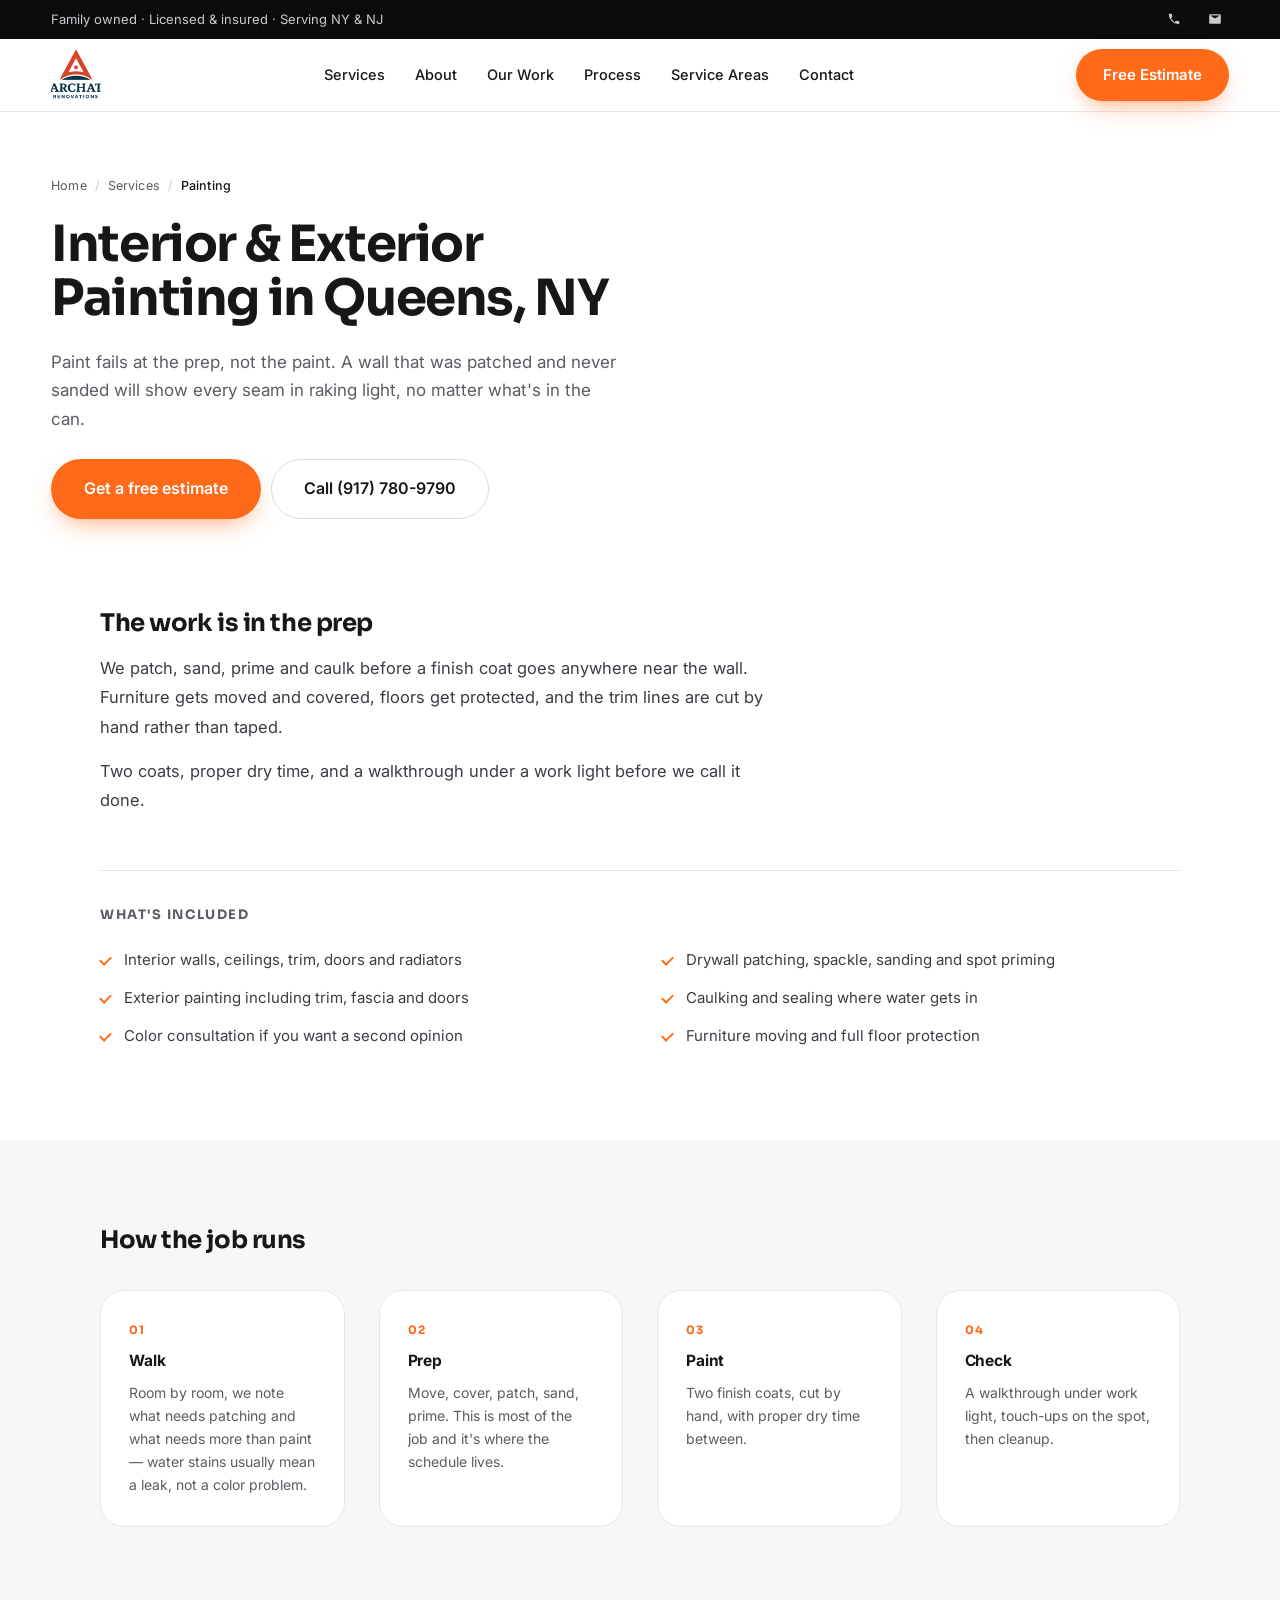
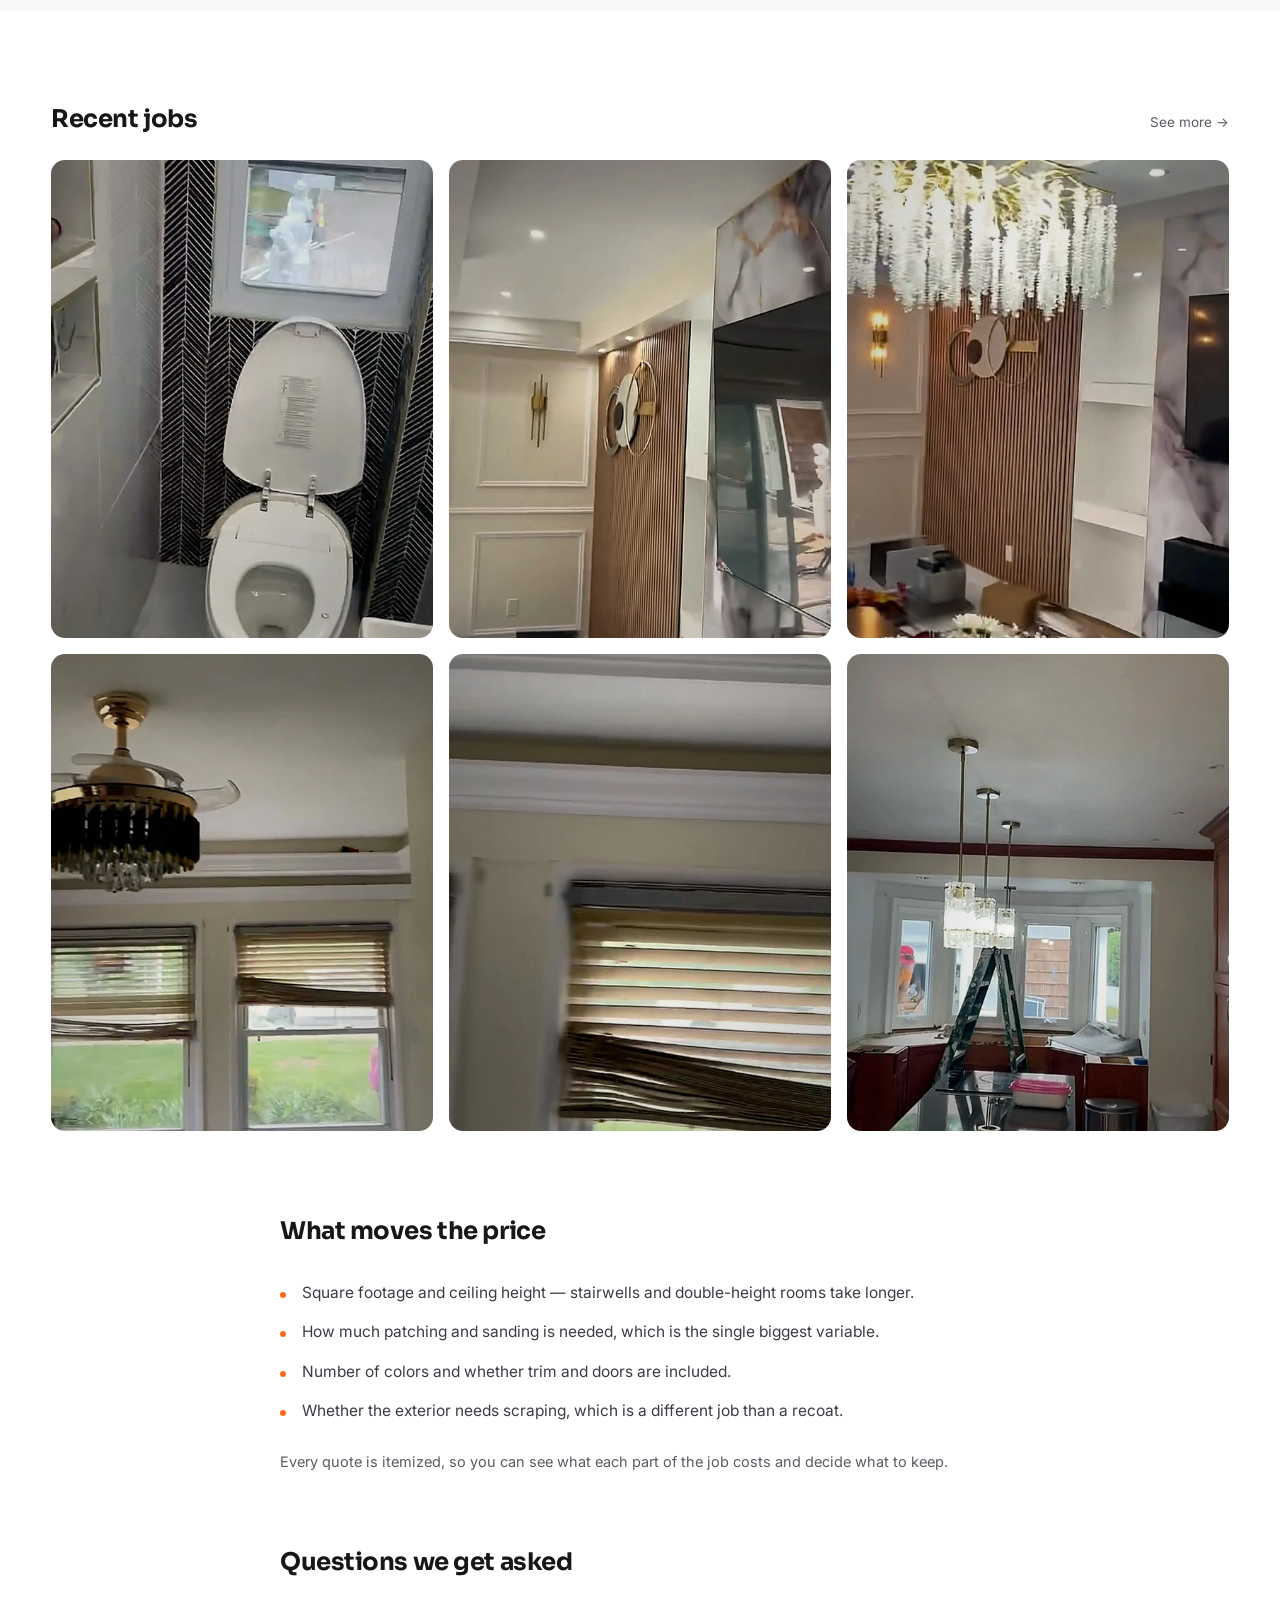
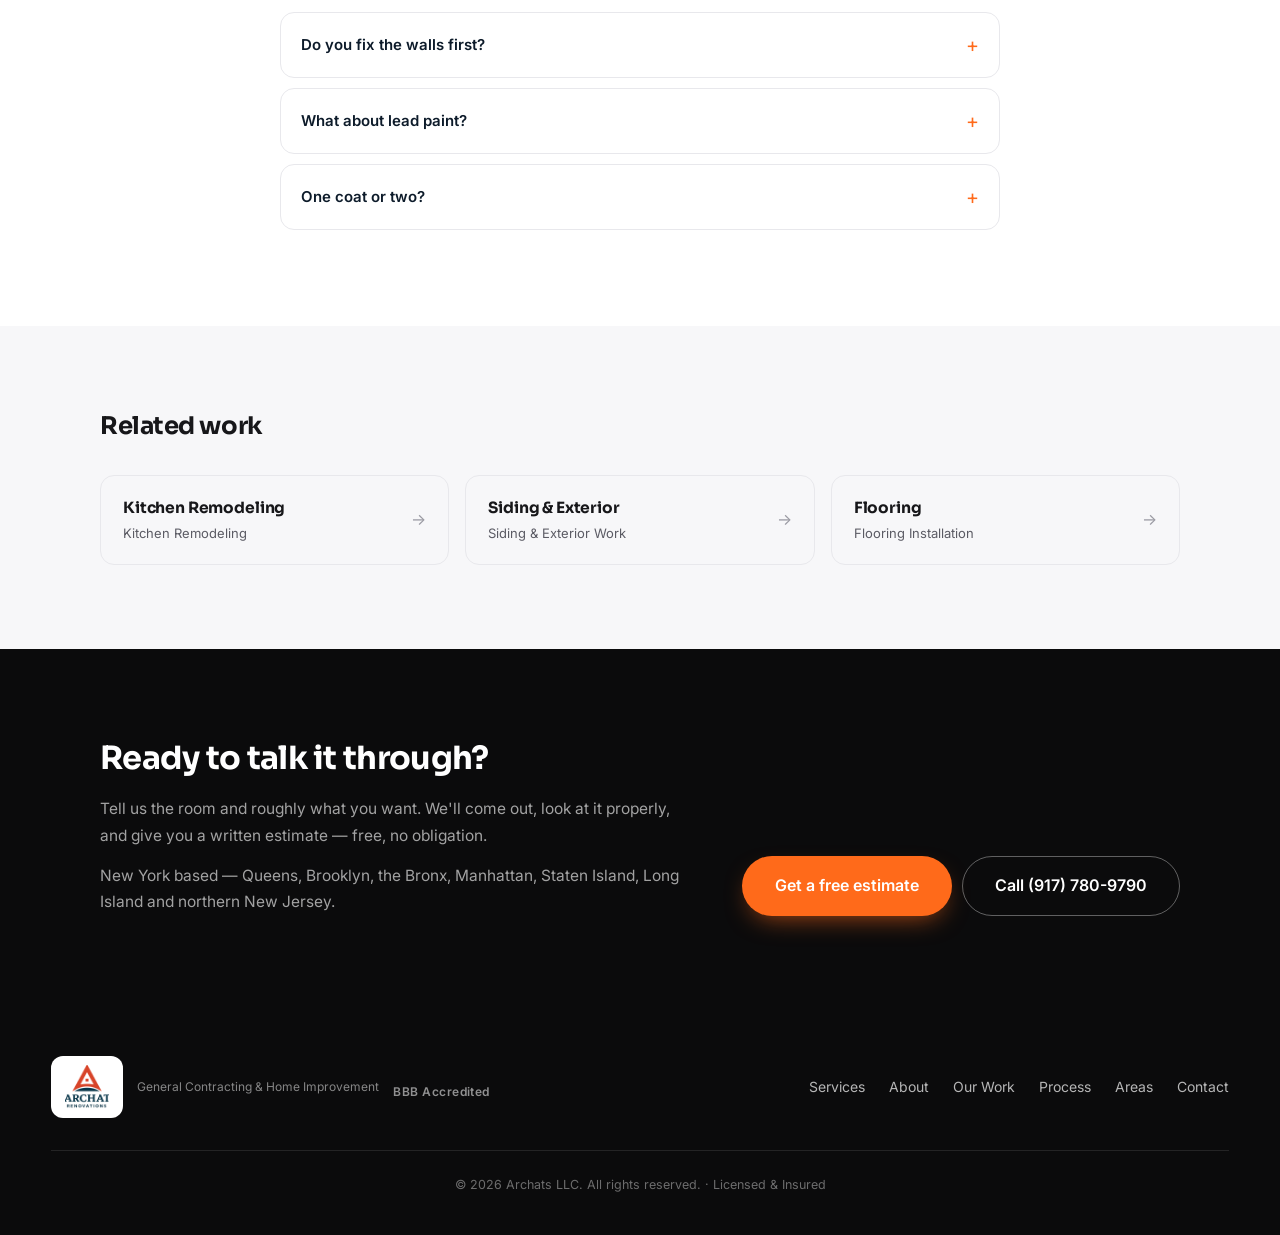
<file: painting/index.html>
<!DOCTYPE html>
<html lang="en">
<head>
  <meta charset="UTF-8" />
  <meta name="viewport" content="width=device-width, initial-scale=1.0" />
  <title>Interior &amp; Exterior Painting in Queens, NY | Archats LLC</title>
  <meta name="description" content="Interior and exterior painting with proper prep — patching, sanding, priming and clean cut lines. Queens and Brooklyn. Licensed and insured." />
  <link rel="canonical" href="https://archatsrenovation.com/painting/" />
  <meta property="og:type" content="article" />
  <meta property="og:site_name" content="Archats LLC" />
  <meta property="og:title" content="Interior &amp; Exterior Painting in Queens, NY | Archats LLC" />
  <meta property="og:description" content="Interior and exterior painting with proper prep — patching, sanding, priming and clean cut lines. Queens and Brooklyn. Licensed and insured." />
  <meta property="og:url" content="https://archatsrenovation.com/painting/" />
  <meta property="og:image" content="https://archatsrenovation.com/images/service-painting.webp" />
  <meta name="twitter:card" content="summary_large_image" />
  <link rel="icon" type="image/png" href="/favicon.png" />
  <link rel="apple-touch-icon" href="/apple-touch-icon.png" />
  <script type="application/ld+json">
  {
 "@context": "https://schema.org",
 "@type": "Service",
 "name": "Interior & Exterior Painting in Queens, NY",
 "serviceType": "Painting",
 "description": "Interior and exterior painting with proper prep — patching, sanding, priming and clean cut lines. Queens and Brooklyn. Licensed and insured.",
 "url": "https://archatsrenovation.com/painting/",
 "image": "https://archatsrenovation.com/images/service-painting.webp",
 "provider": {
  "@type": "GeneralContractor",
  "name": "Archats LLC",
  "telephone": "+19177809790",
  "url": "https://archatsrenovation.com/",
  "areaServed": [
   "Queens",
   "Brooklyn",
   "Bronx",
   "Manhattan",
   "Staten Island",
   "Long Island",
   "New Jersey"
  ]
 },
 "areaServed": [
  {
   "@type": "City",
   "name": "Queens"
  },
  {
   "@type": "City",
   "name": "Brooklyn"
  },
  {
   "@type": "City",
   "name": "New York"
  }
 ]
}
  </script>
  <script type="application/ld+json">
  {
 "@context": "https://schema.org",
 "@type": "BreadcrumbList",
 "itemListElement": [
  {
   "@type": "ListItem",
   "position": 1,
   "name": "Home",
   "item": "https://archatsrenovation.com/"
  },
  {
   "@type": "ListItem",
   "position": 2,
   "name": "Services",
   "item": "https://archatsrenovation.com/#services"
  },
  {
   "@type": "ListItem",
   "position": 3,
   "name": "Painting",
   "item": "https://archatsrenovation.com/painting/"
  }
 ]
}
  </script>
  <script type="application/ld+json">
  {
 "@context": "https://schema.org",
 "@type": "FAQPage",
 "mainEntity": [
  {
   "@type": "Question",
   "name": "Do you fix the walls first?",
   "acceptedAnswer": {
    "@type": "Answer",
    "text": "Yes. Patching and sanding are part of every interior job we quote. If there's damage that needs more than spackle, you hear about it before we start painting, not after."
   }
  },
  {
   "@type": "Question",
   "name": "What about lead paint?",
   "acceptedAnswer": {
    "@type": "Answer",
    "text": "Homes built before 1978 can have lead paint. We follow the EPA's renovation rules for disturbing it and we'll tell you if your job needs that handled differently."
   }
  },
  {
   "@type": "Question",
   "name": "One coat or two?",
   "acceptedAnswer": {
    "@type": "Answer",
    "text": "Two, unless it's the exact same color and sheen. One coat is how a job looks tired in a year."
   }
  }
 ]
}
  </script>
  <link rel="preconnect" href="https://fonts.googleapis.com" />
  <link rel="preconnect" href="https://fonts.gstatic.com" crossorigin />
  <link href="https://fonts.googleapis.com/css2?family=Inter:wght@400;500;600&family=Sora:wght@600;700;800&display=swap" rel="stylesheet" />
  <link rel="stylesheet" href="/css/styles.css?v=3" />
  <link rel="stylesheet" href="/css/service.css?v=1" />
  <script src="/js/analytics.js?v=1"></script>
</head>
<body>
  <div class="topbar">
    <div class="container topbar__inner">
      <span class="topbar__note">Family owned · Licensed &amp; insured · Serving NY &amp; NJ</span>
      <div class="topbar__links">
        <a class="topbar__link" data-tel><svg viewBox="0 0 24 24" aria-hidden="true"><path d="M6.6 10.8a15.1 15.1 0 0 0 6.6 6.6l2.2-2.2a1 1 0 0 1 1-.24 11.4 11.4 0 0 0 3.6.57 1 1 0 0 1 1 1V20a1 1 0 0 1-1 1A17 17 0 0 1 3 4a1 1 0 0 1 1-1h3.5a1 1 0 0 1 1 1 11.4 11.4 0 0 0 .57 3.6 1 1 0 0 1-.25 1Z"/></svg><span class="teltext"></span></a>
        <a class="topbar__link" data-mail><svg viewBox="0 0 24 24" aria-hidden="true"><path d="M4 4h16a2 2 0 0 1 2 2v12a2 2 0 0 1-2 2H4a2 2 0 0 1-2-2V6a2 2 0 0 1 2-2Zm8 7 8-5H4l8 5Z"/></svg><span class="mailtext"></span></a>
      </div>
    </div>
  </div>

  <header class="nav" id="nav">
    <div class="container nav__inner">
      <a href="/" class="brand" aria-label="Archat Renovations home">
        <img src="/images/logo.png" alt="Archat Renovations" class="brand__logo" />
      </a>
      <nav class="nav__links" aria-label="Primary">
        <a href="/#services">Services</a><a href="/#about">About</a><a href="/#work">Our Work</a><a href="/#process">Process</a><a href="/#areas">Service Areas</a><a href="/#contact">Contact</a>
      </nav>
      <div class="nav__actions">
        <a href="/#contact" class="btn btn--solid">Free Estimate</a>
        <button class="nav__toggle" id="navToggle" aria-label="Open menu" aria-expanded="false"><span></span><span></span><span></span></button>
      </div>
    </div>
    <div class="nav__mobile" id="navMobile">
      <a href="/#services">Services</a><a href="/#about">About</a><a href="/#work">Our Work</a><a href="/#process">Process</a><a href="/#areas">Service Areas</a><a href="/#contact">Contact</a>
      <a href="/#contact" class="btn btn--solid">Free Estimate</a>
    </div>
  </header>

  <main>
    <section class="sv-hero">
      <div class="container sv-hero__grid">
        <div class="sv-hero__txt">
          <nav class="crumbs" aria-label="Breadcrumb">
            <a href="/">Home</a><span>/</span><a href="/#services">Services</a><span>/</span><b>Painting</b>
          </nav>
          <h1>Interior & Exterior Painting in Queens, NY</h1>
          <p class="sv-lede">Paint fails at the prep, not the paint. A wall that was patched and never sanded will show every seam in raking light, no matter what's in the can.</p>
          <div class="sv-cta">
            <a href="/#contact" class="btn btn--solid btn--lg">Get a free estimate</a>
            <a href="tel:+19177809790" class="btn btn--ghost btn--lg">Call (917) 780-9790</a>
          </div>
        </div>
      </div>
    </section>

    <section class="sv-intro">
      <div class="container">
        <div class="sv-prose"><h2>The work is in the prep</h2><p>We patch, sand, prime and caulk before a finish coat goes anywhere near the wall. Furniture gets moved and covered, floors get protected, and the trim lines are cut by hand rather than taped.</p><p>Two coats, proper dry time, and a walkthrough under a work light before we call it done.</p></div>
        <div class="sv-included">
          <h2 class="sv-included__h">What's included</h2>
          <ul class="sv-check"><li>Interior walls, ceilings, trim, doors and radiators</li><li>Drywall patching, spackle, sanding and spot priming</li><li>Exterior painting including trim, fascia and doors</li><li>Caulking and sealing where water gets in</li><li>Color consultation if you want a second opinion</li><li>Furniture moving and full floor protection</li></ul>
        </div>
      </div>
    </section>

    <section class="sv-steps-wrap">
      <div class="container">
        <h2 class="sv-h2">How the job runs</h2>
        <ol class="sv-steps"><li class="step"><span class="step__n">01</span><div><strong>Walk</strong><p>Room by room, we note what needs patching and what needs more than paint — water stains usually mean a leak, not a color problem.</p></div></li><li class="step"><span class="step__n">02</span><div><strong>Prep</strong><p>Move, cover, patch, sand, prime. This is most of the job and it's where the schedule lives.</p></div></li><li class="step"><span class="step__n">03</span><div><strong>Paint</strong><p>Two finish coats, cut by hand, with proper dry time between.</p></div></li><li class="step"><span class="step__n">04</span><div><strong>Check</strong><p>A walkthrough under work light, touch-ups on the spot, then cleanup.</p></div></li></ol>
      </div>
    </section>

    <section class="sv-work">
      <div class="container">
        <div class="sv-work__head">
          <h2 class="sv-h2">Recent jobs</h2>
          <a href="/#work" class="sv-work__link">See more <span aria-hidden="true">→</span></a>
        </div>
        <div class="sv-work__grid"><a class="wk" href="/#work"><img src="/images/work/archat-work-1.webp" alt="Recent Archats LLC project" loading="lazy" /></a><a class="wk" href="/#work"><img src="/images/work/archat-work-2.webp" alt="Recent Archats LLC project" loading="lazy" /></a><a class="wk" href="/#work"><img src="/images/work/archat-work-3.webp" alt="Recent Archats LLC project" loading="lazy" /></a><a class="wk" href="/#work"><img src="/images/work/archat-work-4.webp" alt="Recent Archats LLC project" loading="lazy" /></a><a class="wk" href="/#work"><img src="/images/work/archat-work-5.webp" alt="Recent Archats LLC project" loading="lazy" /></a><a class="wk" href="/#work"><img src="/images/work/archat-work-6.webp" alt="Recent Archats LLC project" loading="lazy" /></a></div>
      </div>
    </section>

    <section class="sv-price-wrap">
      <div class="container sv-narrow">
        <h2 class="sv-h2">What moves the price</h2>
        <ul class="sv-price"><li>Square footage and ceiling height — stairwells and double-height rooms take longer.</li><li>How much patching and sanding is needed, which is the single biggest variable.</li><li>Number of colors and whether trim and doors are included.</li><li>Whether the exterior needs scraping, which is a different job than a recoat.</li></ul>
        <p class="sv-note">Every quote is itemized, so you can see what each part of the job costs and decide what to keep.</p>
      </div>
    </section>

    <section class="sv-faq-wrap">
      <div class="container sv-narrow">
        <h2 class="sv-h2">Questions we get asked</h2>
        <div class="faq__list"><details class="faq__item"><summary>Do you fix the walls first?</summary><p>Yes. Patching and sanding are part of every interior job we quote. If there's damage that needs more than spackle, you hear about it before we start painting, not after.</p></details><details class="faq__item"><summary>What about lead paint?</summary><p>Homes built before 1978 can have lead paint. We follow the EPA's renovation rules for disturbing it and we'll tell you if your job needs that handled differently.</p></details><details class="faq__item"><summary>One coat or two?</summary><p>Two, unless it's the exact same color and sheen. One coat is how a job looks tired in a year.</p></details></div>
      </div>
    </section>

    <section class="sv-related">
      <div class="container">
        <h2 class="sv-h2">Related work</h2>
        <div class="sv-rellist"><a class="rel" href="/kitchen-remodeling/"><span><strong>Kitchen Remodeling</strong><em>Kitchen Remodeling</em></span><i class="rel__go" aria-hidden="true">→</i></a><a class="rel" href="/siding-exterior/"><span><strong>Siding & Exterior</strong><em>Siding & Exterior Work</em></span><i class="rel__go" aria-hidden="true">→</i></a><a class="rel" href="/flooring/"><span><strong>Flooring</strong><em>Flooring Installation</em></span><i class="rel__go" aria-hidden="true">→</i></a></div>
      </div>
    </section>

    <section class="sv-call">
      <div class="container sv-call__in">
        <div>
          <h2>Ready to talk it through?</h2>
          <p>Tell us the room and roughly what you want. We'll come out, look at it properly, and give you a written estimate — free, no obligation.</p>
          <p class="sv-call__areas">New York based — Queens, Brooklyn, the Bronx, Manhattan, Staten Island, Long Island and northern New Jersey.</p>
        </div>
        <div class="sv-call__act">
          <a href="/#contact" class="btn btn--solid btn--lg">Get a free estimate</a>
          <a href="tel:+19177809790" class="btn btn--ghost btn--lg">Call (917) 780-9790</a>
        </div>
      </div>
    </section>
  </main>

  <footer class="footer">
    <div class="container footer__inner">
      <div class="footer__brand">
        <span class="footer__logo-chip"><img src="/images/logo.png" alt="Archat Renovations" class="brand__logo" /></span>
        <span class="footer__tag">General Contracting &amp; Home Improvement</span>
        <span class="footer__bbb" title="Accredited by the Better Business Bureau">BBB Accredited</span>
      </div>
      <div class="footer__links">
        <a href="/#services">Services</a>
        <a href="/#about">About</a>
        <a href="/#work">Our Work</a>
        <a href="/#process">Process</a>
        <a href="/#areas">Areas</a>
        <a href="/#contact">Contact</a>
      </div>
      <p class="footer__copy">© 2026 Archats LLC. All rights reserved. · Licensed &amp; Insured</p>
    </div>
  </footer>
  <script src="/js/main.js?v=6"></script>
</body>
</html>
</file>
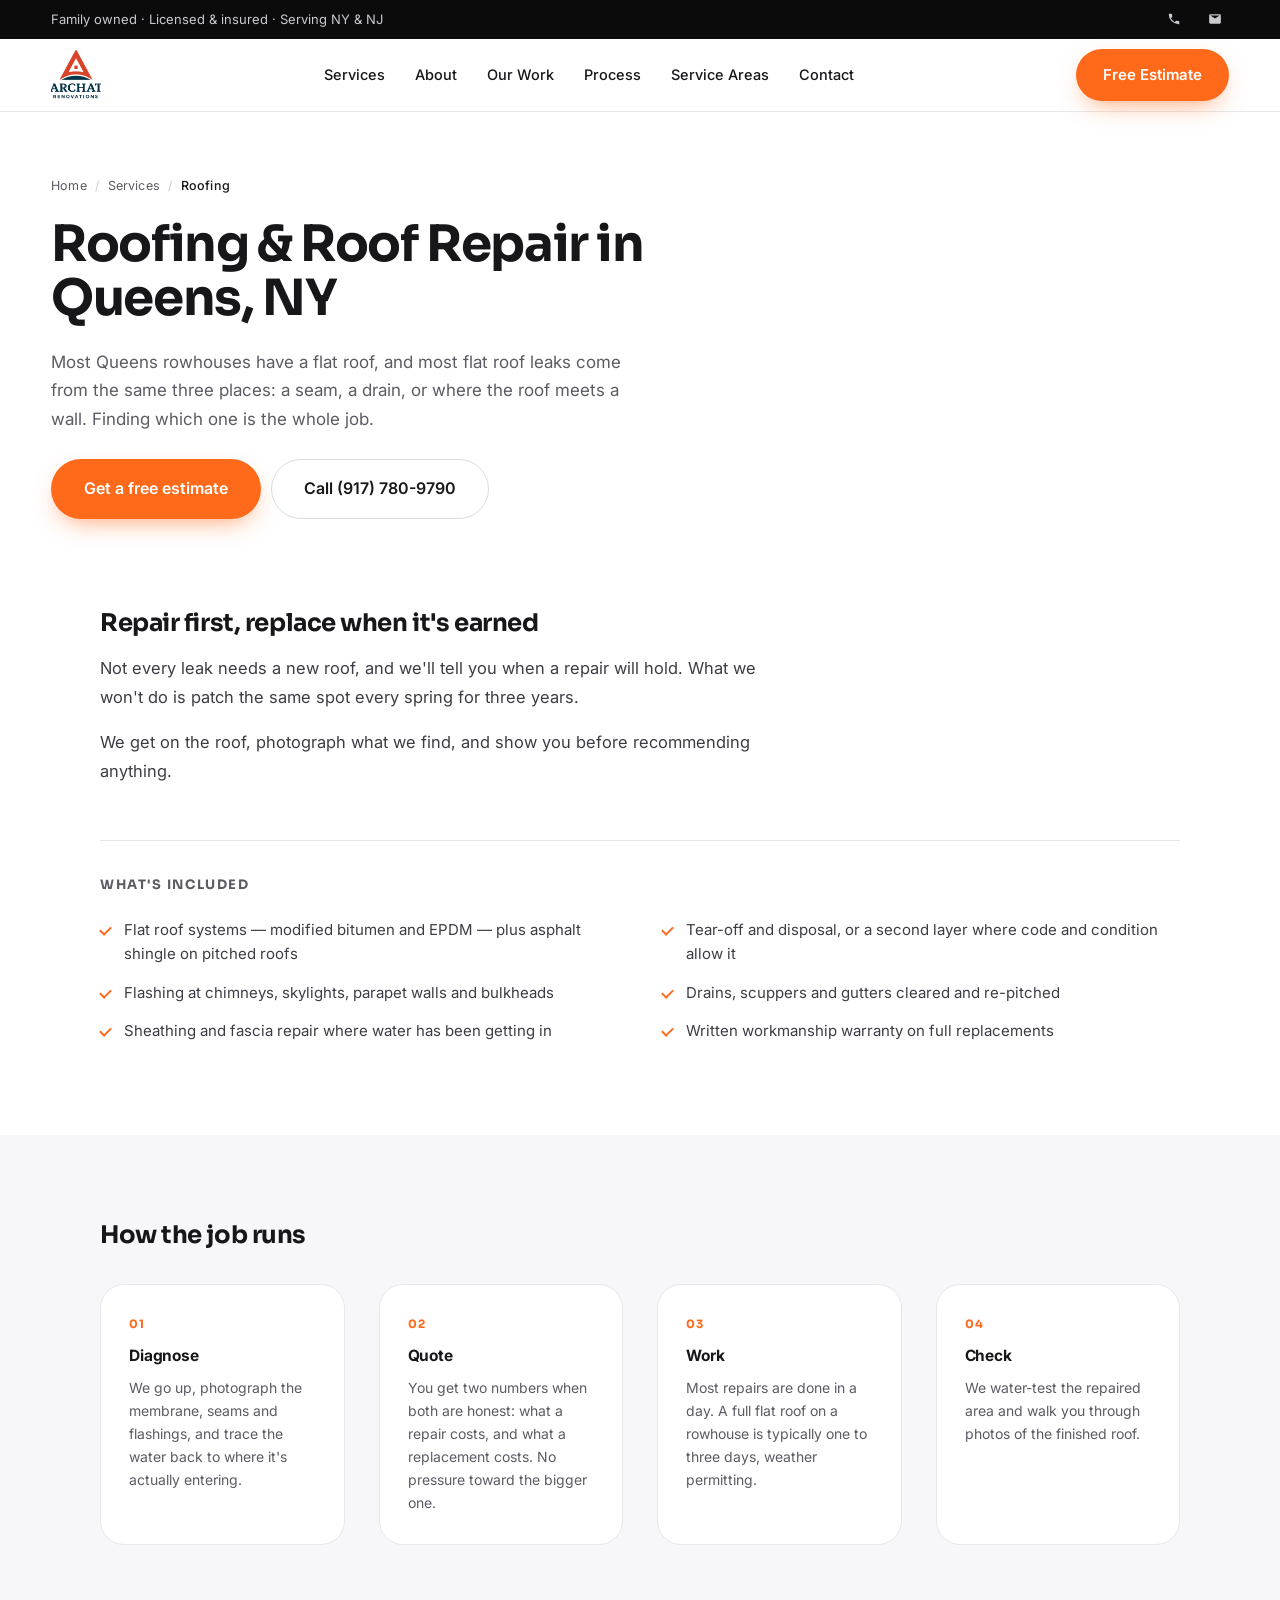
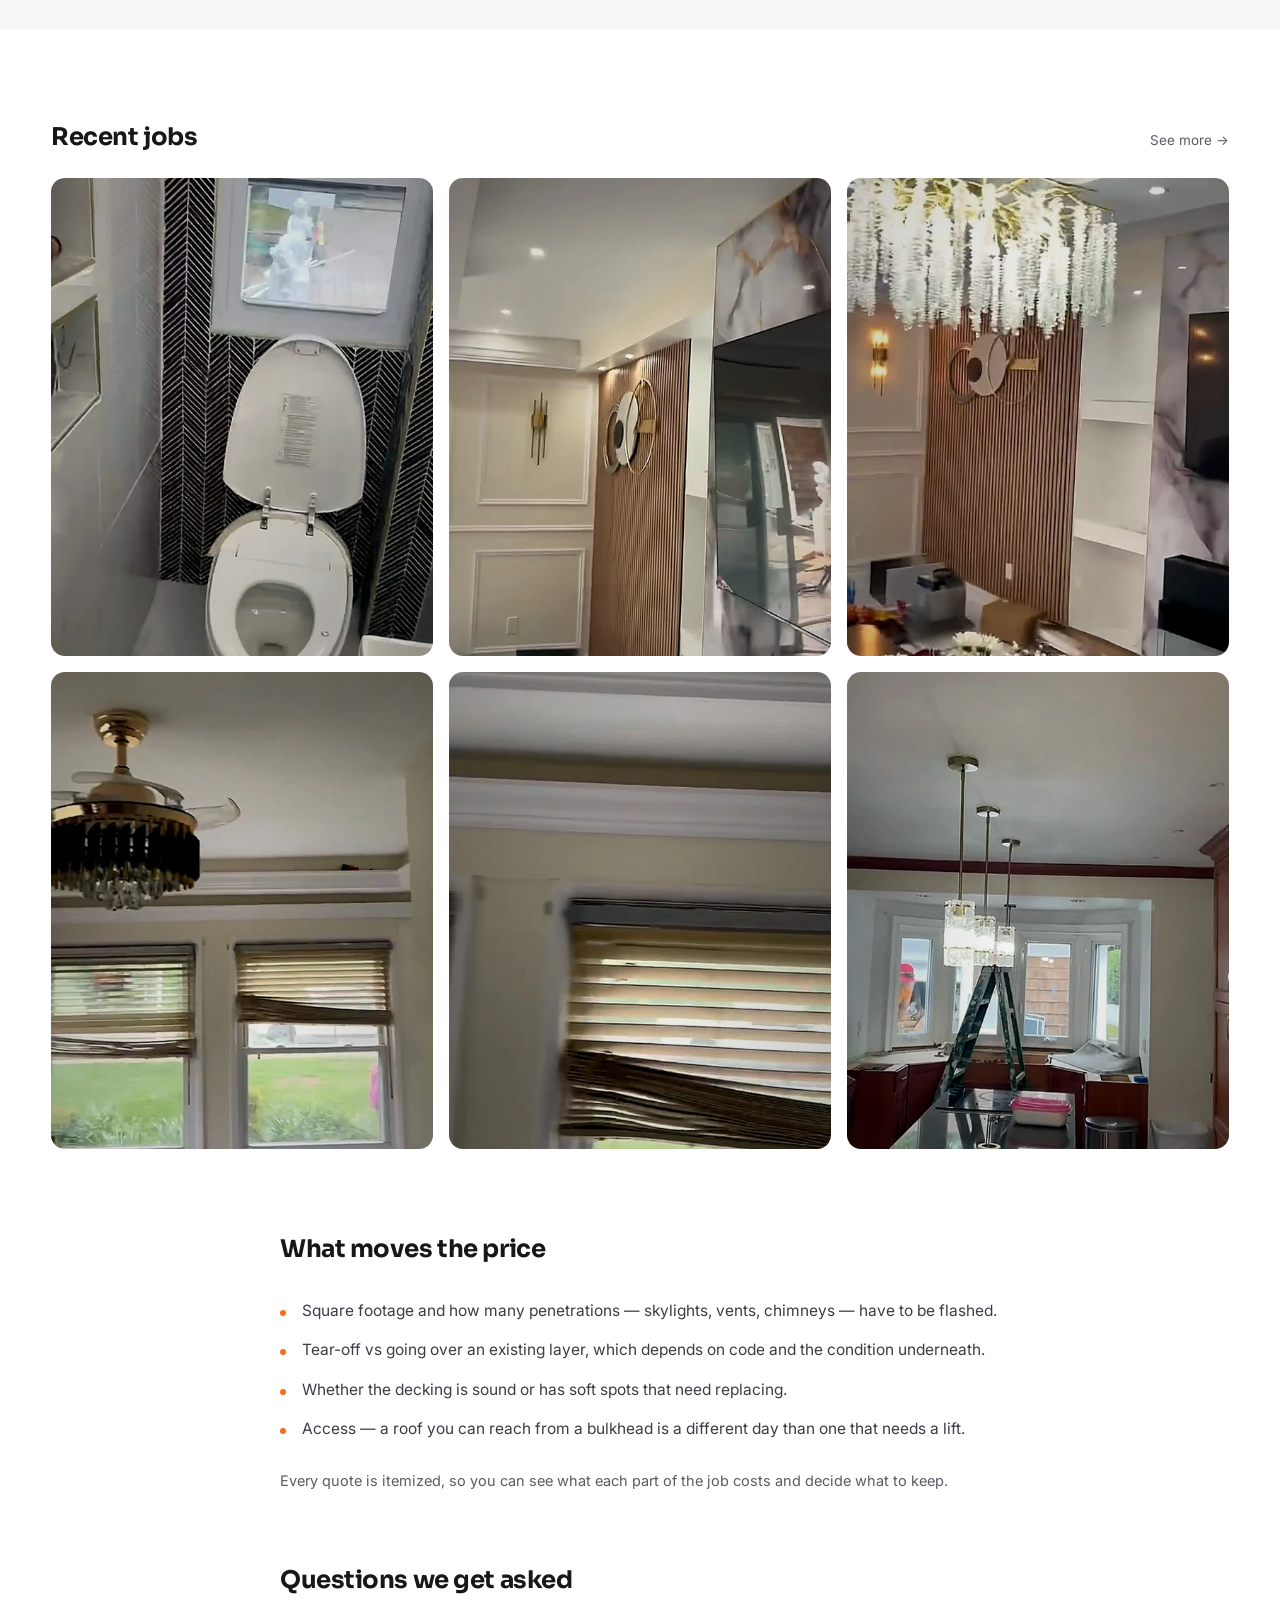
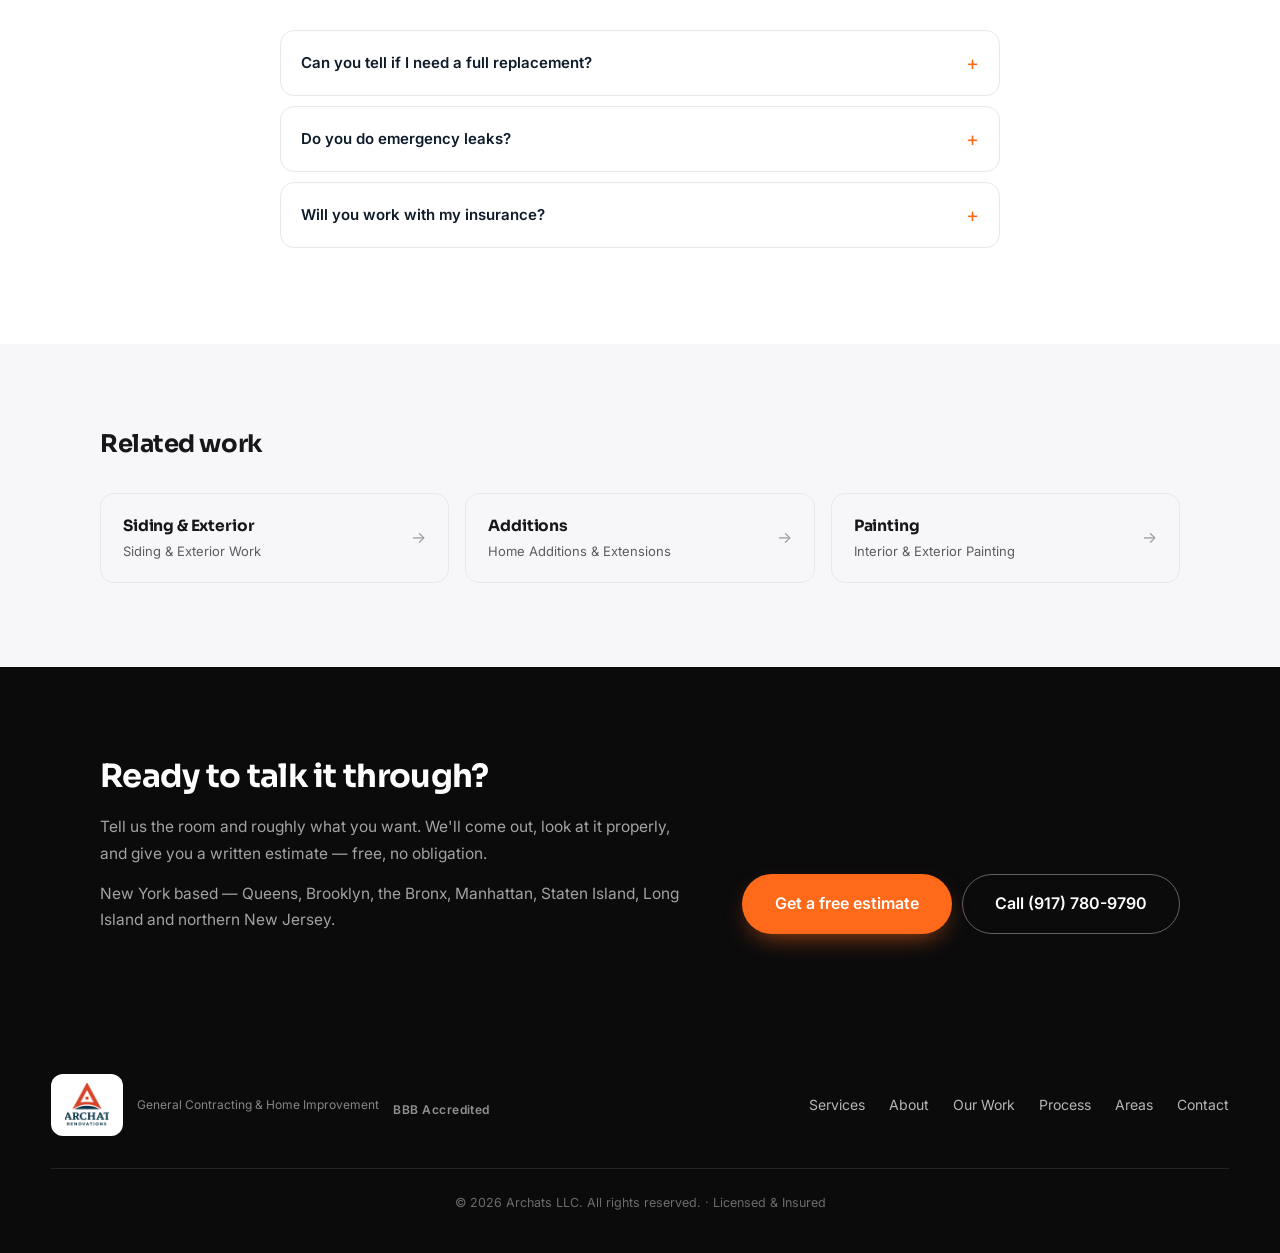
<file: roofing/index.html>
<!DOCTYPE html>
<html lang="en">
<head>
  <meta charset="UTF-8" />
  <meta name="viewport" content="width=device-width, initial-scale=1.0" />
  <title>Roofing &amp; Roof Repair in Queens, NY | Archats LLC</title>
  <meta name="description" content="Flat roof replacement, shingle roofs, leak repair and flashing in Queens and Brooklyn. Honest diagnosis, written warranty. Licensed and insured." />
  <link rel="canonical" href="https://archatsrenovation.com/roofing/" />
  <meta property="og:type" content="article" />
  <meta property="og:site_name" content="Archats LLC" />
  <meta property="og:title" content="Roofing &amp; Roof Repair in Queens, NY | Archats LLC" />
  <meta property="og:description" content="Flat roof replacement, shingle roofs, leak repair and flashing in Queens and Brooklyn. Honest diagnosis, written warranty. Licensed and insured." />
  <meta property="og:url" content="https://archatsrenovation.com/roofing/" />
  <meta property="og:image" content="https://archatsrenovation.com/images/service-roofing.webp" />
  <meta name="twitter:card" content="summary_large_image" />
  <link rel="icon" type="image/png" href="/favicon.png" />
  <link rel="apple-touch-icon" href="/apple-touch-icon.png" />
  <script type="application/ld+json">
  {
 "@context": "https://schema.org",
 "@type": "Service",
 "name": "Roofing & Roof Repair in Queens, NY",
 "serviceType": "Roofing",
 "description": "Flat roof replacement, shingle roofs, leak repair and flashing in Queens and Brooklyn. Honest diagnosis, written warranty. Licensed and insured.",
 "url": "https://archatsrenovation.com/roofing/",
 "image": "https://archatsrenovation.com/images/service-roofing.webp",
 "provider": {
  "@type": "GeneralContractor",
  "name": "Archats LLC",
  "telephone": "+19177809790",
  "url": "https://archatsrenovation.com/",
  "areaServed": [
   "Queens",
   "Brooklyn",
   "Bronx",
   "Manhattan",
   "Staten Island",
   "Long Island",
   "New Jersey"
  ]
 },
 "areaServed": [
  {
   "@type": "City",
   "name": "Queens"
  },
  {
   "@type": "City",
   "name": "Brooklyn"
  },
  {
   "@type": "City",
   "name": "New York"
  }
 ]
}
  </script>
  <script type="application/ld+json">
  {
 "@context": "https://schema.org",
 "@type": "BreadcrumbList",
 "itemListElement": [
  {
   "@type": "ListItem",
   "position": 1,
   "name": "Home",
   "item": "https://archatsrenovation.com/"
  },
  {
   "@type": "ListItem",
   "position": 2,
   "name": "Services",
   "item": "https://archatsrenovation.com/#services"
  },
  {
   "@type": "ListItem",
   "position": 3,
   "name": "Roofing",
   "item": "https://archatsrenovation.com/roofing/"
  }
 ]
}
  </script>
  <script type="application/ld+json">
  {
 "@context": "https://schema.org",
 "@type": "FAQPage",
 "mainEntity": [
  {
   "@type": "Question",
   "name": "Can you tell if I need a full replacement?",
   "acceptedAnswer": {
    "@type": "Answer",
    "text": "Usually yes, on the first visit. If the membrane is brittle, the seams are failing across the whole roof, or there's standing water, patching is throwing money at it. If it's one bad seam, we'll repair it and say so."
   }
  },
  {
   "@type": "Question",
   "name": "Do you do emergency leaks?",
   "acceptedAnswer": {
    "@type": "Answer",
    "text": "We get out as fast as we can for active leaks, and we'll do a temporary seal to stop the damage while we schedule the real repair."
   }
  },
  {
   "@type": "Question",
   "name": "Will you work with my insurance?",
   "acceptedAnswer": {
    "@type": "Answer",
    "text": "Yes. We document the damage with photos and a written scope, which is what an adjuster needs to process a storm claim."
   }
  }
 ]
}
  </script>
  <link rel="preconnect" href="https://fonts.googleapis.com" />
  <link rel="preconnect" href="https://fonts.gstatic.com" crossorigin />
  <link href="https://fonts.googleapis.com/css2?family=Inter:wght@400;500;600&family=Sora:wght@600;700;800&display=swap" rel="stylesheet" />
  <link rel="stylesheet" href="/css/styles.css?v=3" />
  <link rel="stylesheet" href="/css/service.css?v=1" />
  <script src="/js/analytics.js?v=1"></script>
</head>
<body>
  <div class="topbar">
    <div class="container topbar__inner">
      <span class="topbar__note">Family owned · Licensed &amp; insured · Serving NY &amp; NJ</span>
      <div class="topbar__links">
        <a class="topbar__link" data-tel><svg viewBox="0 0 24 24" aria-hidden="true"><path d="M6.6 10.8a15.1 15.1 0 0 0 6.6 6.6l2.2-2.2a1 1 0 0 1 1-.24 11.4 11.4 0 0 0 3.6.57 1 1 0 0 1 1 1V20a1 1 0 0 1-1 1A17 17 0 0 1 3 4a1 1 0 0 1 1-1h3.5a1 1 0 0 1 1 1 11.4 11.4 0 0 0 .57 3.6 1 1 0 0 1-.25 1Z"/></svg><span class="teltext"></span></a>
        <a class="topbar__link" data-mail><svg viewBox="0 0 24 24" aria-hidden="true"><path d="M4 4h16a2 2 0 0 1 2 2v12a2 2 0 0 1-2 2H4a2 2 0 0 1-2-2V6a2 2 0 0 1 2-2Zm8 7 8-5H4l8 5Z"/></svg><span class="mailtext"></span></a>
      </div>
    </div>
  </div>

  <header class="nav" id="nav">
    <div class="container nav__inner">
      <a href="/" class="brand" aria-label="Archat Renovations home">
        <img src="/images/logo.png" alt="Archat Renovations" class="brand__logo" />
      </a>
      <nav class="nav__links" aria-label="Primary">
        <a href="/#services">Services</a><a href="/#about">About</a><a href="/#work">Our Work</a><a href="/#process">Process</a><a href="/#areas">Service Areas</a><a href="/#contact">Contact</a>
      </nav>
      <div class="nav__actions">
        <a href="/#contact" class="btn btn--solid">Free Estimate</a>
        <button class="nav__toggle" id="navToggle" aria-label="Open menu" aria-expanded="false"><span></span><span></span><span></span></button>
      </div>
    </div>
    <div class="nav__mobile" id="navMobile">
      <a href="/#services">Services</a><a href="/#about">About</a><a href="/#work">Our Work</a><a href="/#process">Process</a><a href="/#areas">Service Areas</a><a href="/#contact">Contact</a>
      <a href="/#contact" class="btn btn--solid">Free Estimate</a>
    </div>
  </header>

  <main>
    <section class="sv-hero">
      <div class="container sv-hero__grid">
        <div class="sv-hero__txt">
          <nav class="crumbs" aria-label="Breadcrumb">
            <a href="/">Home</a><span>/</span><a href="/#services">Services</a><span>/</span><b>Roofing</b>
          </nav>
          <h1>Roofing & Roof Repair in Queens, NY</h1>
          <p class="sv-lede">Most Queens rowhouses have a flat roof, and most flat roof leaks come from the same three places: a seam, a drain, or where the roof meets a wall. Finding which one is the whole job.</p>
          <div class="sv-cta">
            <a href="/#contact" class="btn btn--solid btn--lg">Get a free estimate</a>
            <a href="tel:+19177809790" class="btn btn--ghost btn--lg">Call (917) 780-9790</a>
          </div>
        </div>
      </div>
    </section>

    <section class="sv-intro">
      <div class="container">
        <div class="sv-prose"><h2>Repair first, replace when it's earned</h2><p>Not every leak needs a new roof, and we'll tell you when a repair will hold. What we won't do is patch the same spot every spring for three years.</p><p>We get on the roof, photograph what we find, and show you before recommending anything.</p></div>
        <div class="sv-included">
          <h2 class="sv-included__h">What's included</h2>
          <ul class="sv-check"><li>Flat roof systems — modified bitumen and EPDM — plus asphalt shingle on pitched roofs</li><li>Tear-off and disposal, or a second layer where code and condition allow it</li><li>Flashing at chimneys, skylights, parapet walls and bulkheads</li><li>Drains, scuppers and gutters cleared and re-pitched</li><li>Sheathing and fascia repair where water has been getting in</li><li>Written workmanship warranty on full replacements</li></ul>
        </div>
      </div>
    </section>

    <section class="sv-steps-wrap">
      <div class="container">
        <h2 class="sv-h2">How the job runs</h2>
        <ol class="sv-steps"><li class="step"><span class="step__n">01</span><div><strong>Diagnose</strong><p>We go up, photograph the membrane, seams and flashings, and trace the water back to where it's actually entering.</p></div></li><li class="step"><span class="step__n">02</span><div><strong>Quote</strong><p>You get two numbers when both are honest: what a repair costs, and what a replacement costs. No pressure toward the bigger one.</p></div></li><li class="step"><span class="step__n">03</span><div><strong>Work</strong><p>Most repairs are done in a day. A full flat roof on a rowhouse is typically one to three days, weather permitting.</p></div></li><li class="step"><span class="step__n">04</span><div><strong>Check</strong><p>We water-test the repaired area and walk you through photos of the finished roof.</p></div></li></ol>
      </div>
    </section>

    <section class="sv-work">
      <div class="container">
        <div class="sv-work__head">
          <h2 class="sv-h2">Recent jobs</h2>
          <a href="/#work" class="sv-work__link">See more <span aria-hidden="true">→</span></a>
        </div>
        <div class="sv-work__grid"><a class="wk" href="/#work"><img src="/images/work/archat-work-1.webp" alt="Recent Archats LLC project" loading="lazy" /></a><a class="wk" href="/#work"><img src="/images/work/archat-work-2.webp" alt="Recent Archats LLC project" loading="lazy" /></a><a class="wk" href="/#work"><img src="/images/work/archat-work-3.webp" alt="Recent Archats LLC project" loading="lazy" /></a><a class="wk" href="/#work"><img src="/images/work/archat-work-4.webp" alt="Recent Archats LLC project" loading="lazy" /></a><a class="wk" href="/#work"><img src="/images/work/archat-work-5.webp" alt="Recent Archats LLC project" loading="lazy" /></a><a class="wk" href="/#work"><img src="/images/work/archat-work-6.webp" alt="Recent Archats LLC project" loading="lazy" /></a></div>
      </div>
    </section>

    <section class="sv-price-wrap">
      <div class="container sv-narrow">
        <h2 class="sv-h2">What moves the price</h2>
        <ul class="sv-price"><li>Square footage and how many penetrations — skylights, vents, chimneys — have to be flashed.</li><li>Tear-off vs going over an existing layer, which depends on code and the condition underneath.</li><li>Whether the decking is sound or has soft spots that need replacing.</li><li>Access — a roof you can reach from a bulkhead is a different day than one that needs a lift.</li></ul>
        <p class="sv-note">Every quote is itemized, so you can see what each part of the job costs and decide what to keep.</p>
      </div>
    </section>

    <section class="sv-faq-wrap">
      <div class="container sv-narrow">
        <h2 class="sv-h2">Questions we get asked</h2>
        <div class="faq__list"><details class="faq__item"><summary>Can you tell if I need a full replacement?</summary><p>Usually yes, on the first visit. If the membrane is brittle, the seams are failing across the whole roof, or there's standing water, patching is throwing money at it. If it's one bad seam, we'll repair it and say so.</p></details><details class="faq__item"><summary>Do you do emergency leaks?</summary><p>We get out as fast as we can for active leaks, and we'll do a temporary seal to stop the damage while we schedule the real repair.</p></details><details class="faq__item"><summary>Will you work with my insurance?</summary><p>Yes. We document the damage with photos and a written scope, which is what an adjuster needs to process a storm claim.</p></details></div>
      </div>
    </section>

    <section class="sv-related">
      <div class="container">
        <h2 class="sv-h2">Related work</h2>
        <div class="sv-rellist"><a class="rel" href="/siding-exterior/"><span><strong>Siding & Exterior</strong><em>Siding & Exterior Work</em></span><i class="rel__go" aria-hidden="true">→</i></a><a class="rel" href="/home-additions/"><span><strong>Additions</strong><em>Home Additions & Extensions</em></span><i class="rel__go" aria-hidden="true">→</i></a><a class="rel" href="/painting/"><span><strong>Painting</strong><em>Interior & Exterior Painting</em></span><i class="rel__go" aria-hidden="true">→</i></a></div>
      </div>
    </section>

    <section class="sv-call">
      <div class="container sv-call__in">
        <div>
          <h2>Ready to talk it through?</h2>
          <p>Tell us the room and roughly what you want. We'll come out, look at it properly, and give you a written estimate — free, no obligation.</p>
          <p class="sv-call__areas">New York based — Queens, Brooklyn, the Bronx, Manhattan, Staten Island, Long Island and northern New Jersey.</p>
        </div>
        <div class="sv-call__act">
          <a href="/#contact" class="btn btn--solid btn--lg">Get a free estimate</a>
          <a href="tel:+19177809790" class="btn btn--ghost btn--lg">Call (917) 780-9790</a>
        </div>
      </div>
    </section>
  </main>

  <footer class="footer">
    <div class="container footer__inner">
      <div class="footer__brand">
        <span class="footer__logo-chip"><img src="/images/logo.png" alt="Archat Renovations" class="brand__logo" /></span>
        <span class="footer__tag">General Contracting &amp; Home Improvement</span>
        <span class="footer__bbb" title="Accredited by the Better Business Bureau">BBB Accredited</span>
      </div>
      <div class="footer__links">
        <a href="/#services">Services</a>
        <a href="/#about">About</a>
        <a href="/#work">Our Work</a>
        <a href="/#process">Process</a>
        <a href="/#areas">Areas</a>
        <a href="/#contact">Contact</a>
      </div>
      <p class="footer__copy">© 2026 Archats LLC. All rights reserved. · Licensed &amp; Insured</p>
    </div>
  </footer>
  <script src="/js/main.js?v=6"></script>
</body>
</html>
</file>
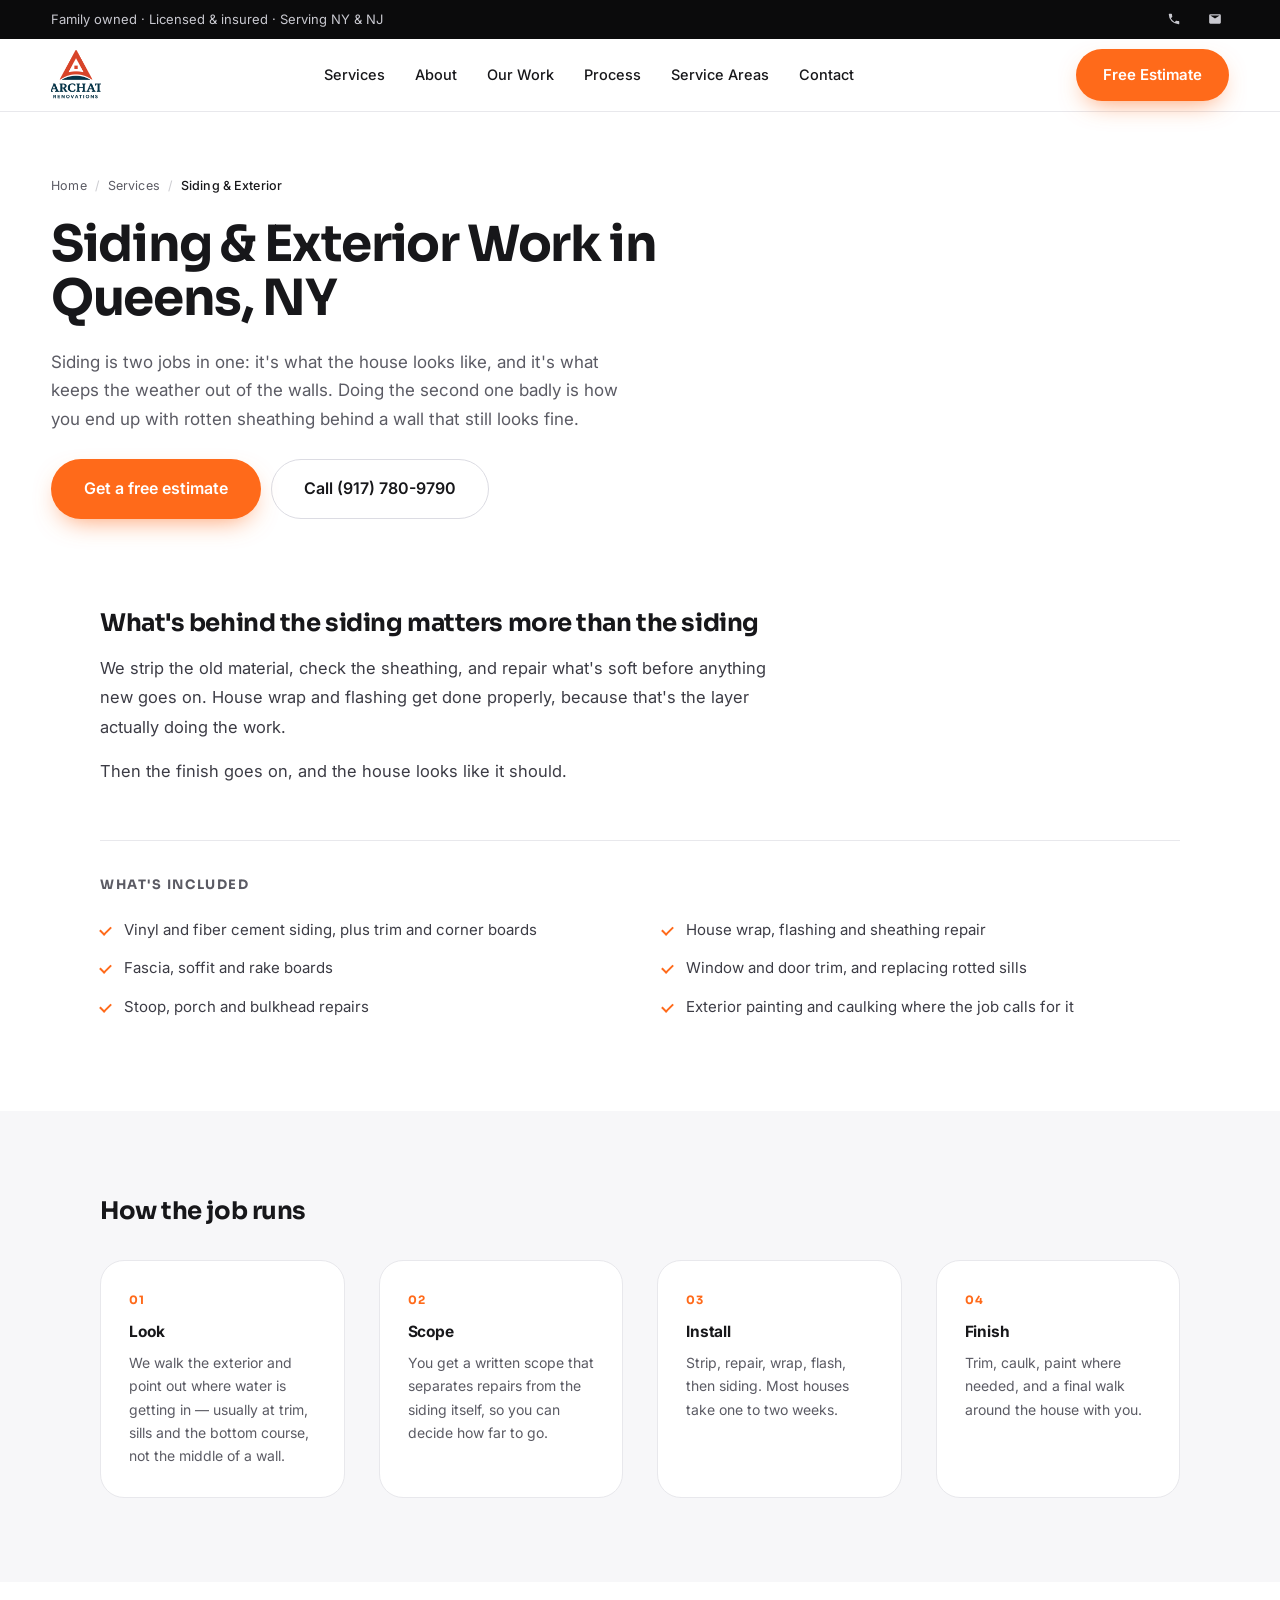
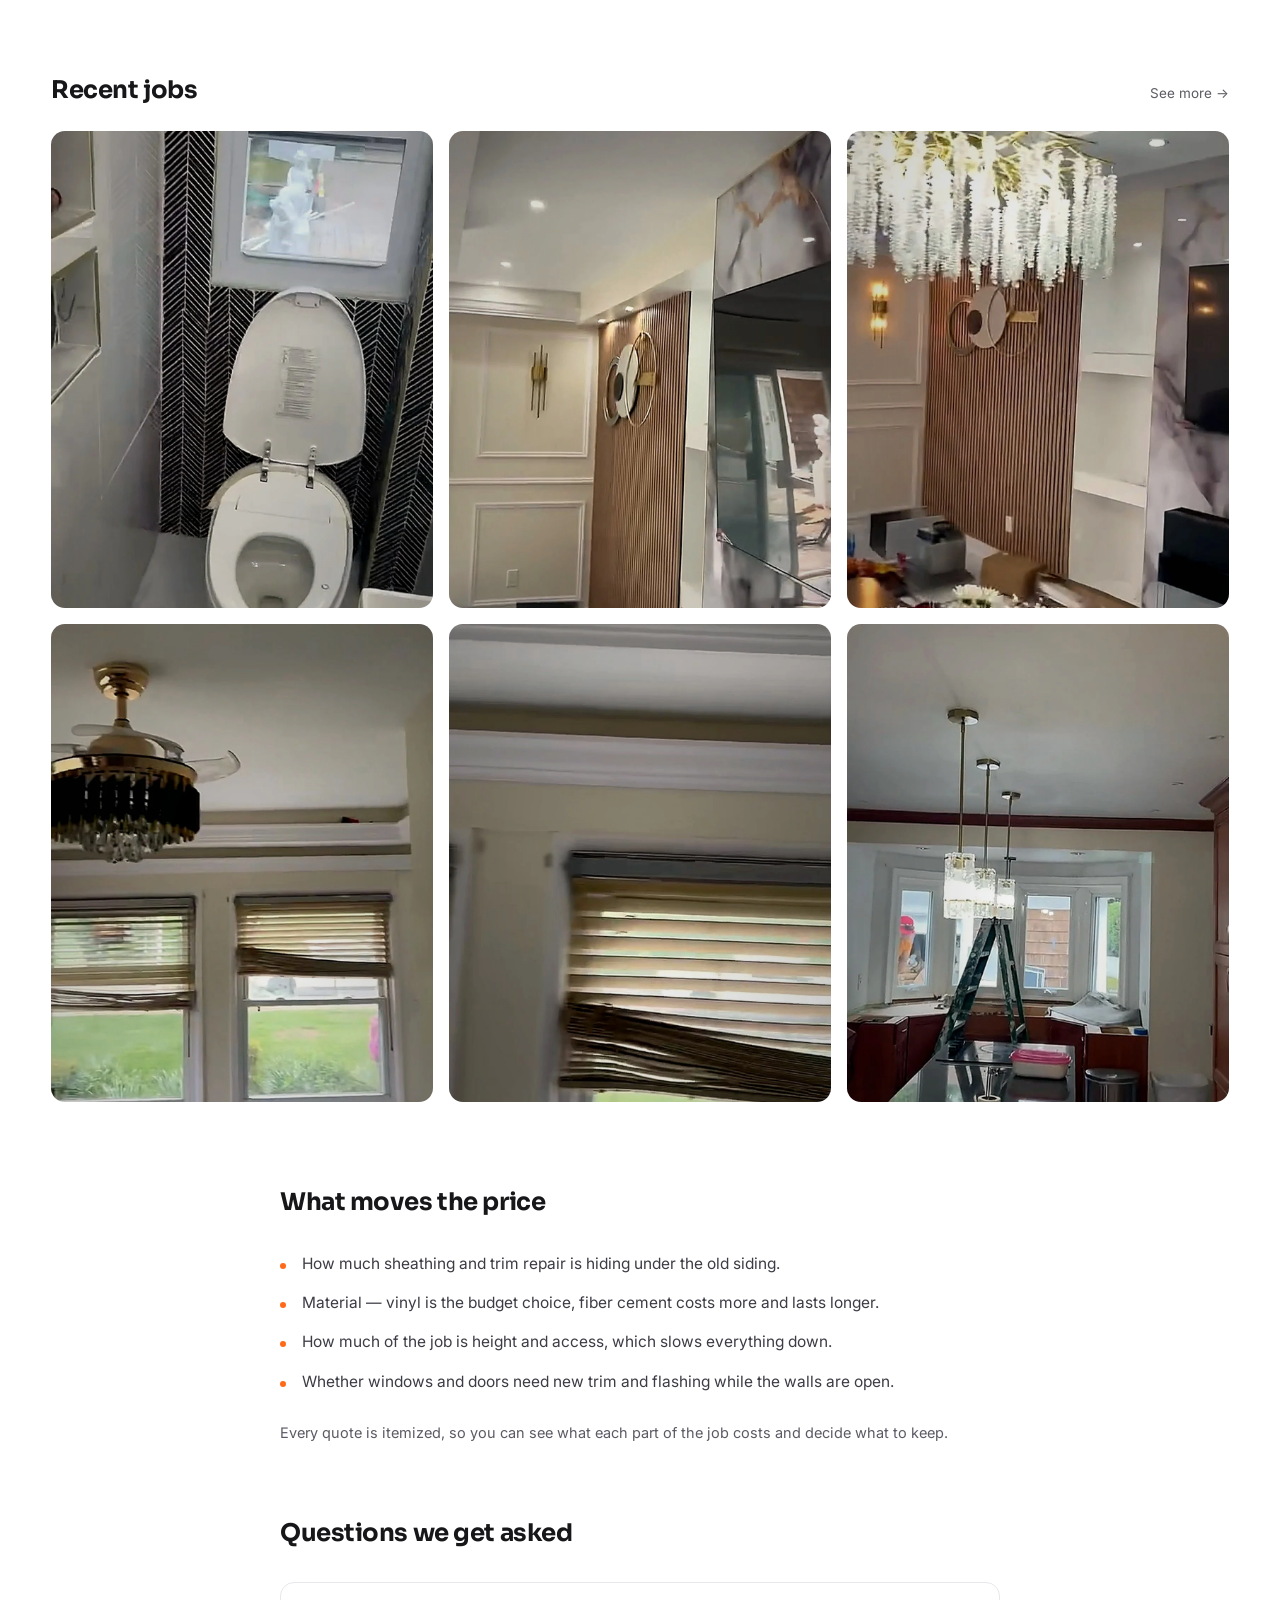
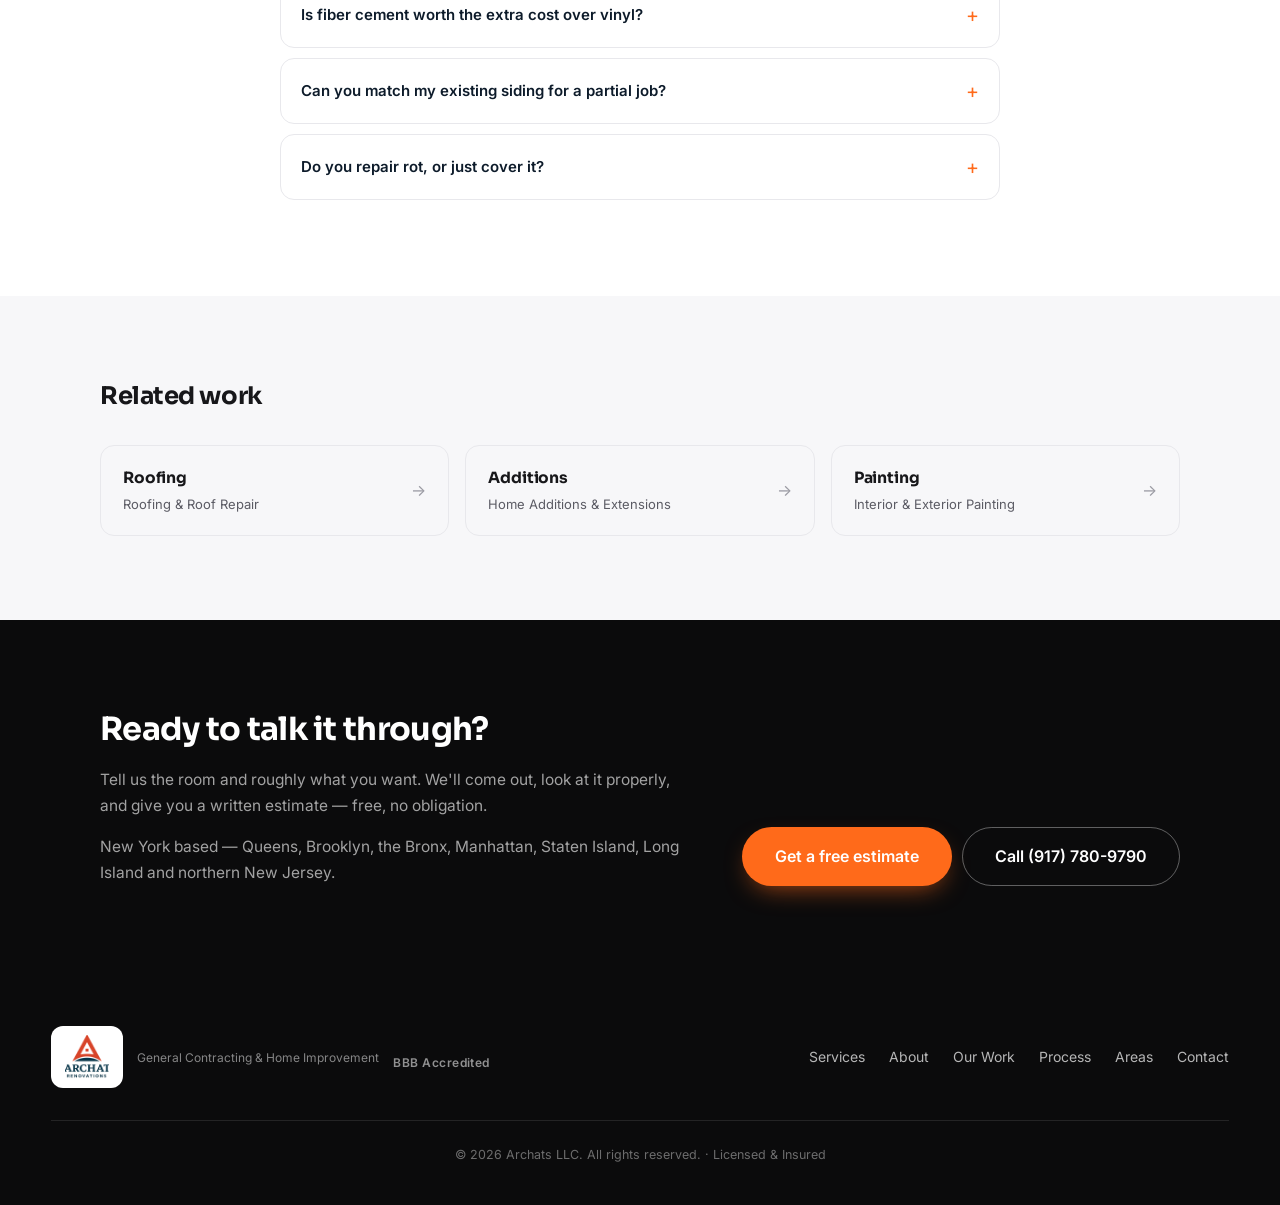
<file: siding-exterior/index.html>
<!DOCTYPE html>
<html lang="en">
<head>
  <meta charset="UTF-8" />
  <meta name="viewport" content="width=device-width, initial-scale=1.0" />
  <title>Siding, Trim &amp; Exterior Work in Queens, NY | Archats LLC</title>
  <meta name="description" content="Siding replacement, house wrap, trim, fascia and exterior repairs in Queens and Brooklyn. Curb appeal that also stops water. Licensed and insured." />
  <link rel="canonical" href="https://archatsrenovation.com/siding-exterior/" />
  <meta property="og:type" content="article" />
  <meta property="og:site_name" content="Archats LLC" />
  <meta property="og:title" content="Siding, Trim &amp; Exterior Work in Queens, NY | Archats LLC" />
  <meta property="og:description" content="Siding replacement, house wrap, trim, fascia and exterior repairs in Queens and Brooklyn. Curb appeal that also stops water. Licensed and insured." />
  <meta property="og:url" content="https://archatsrenovation.com/siding-exterior/" />
  <meta property="og:image" content="https://archatsrenovation.com/images/service-siding.webp" />
  <meta name="twitter:card" content="summary_large_image" />
  <link rel="icon" type="image/png" href="/favicon.png" />
  <link rel="apple-touch-icon" href="/apple-touch-icon.png" />
  <script type="application/ld+json">
  {
 "@context": "https://schema.org",
 "@type": "Service",
 "name": "Siding & Exterior Work in Queens, NY",
 "serviceType": "Siding & Exterior",
 "description": "Siding replacement, house wrap, trim, fascia and exterior repairs in Queens and Brooklyn. Curb appeal that also stops water. Licensed and insured.",
 "url": "https://archatsrenovation.com/siding-exterior/",
 "image": "https://archatsrenovation.com/images/service-siding.webp",
 "provider": {
  "@type": "GeneralContractor",
  "name": "Archats LLC",
  "telephone": "+19177809790",
  "url": "https://archatsrenovation.com/",
  "areaServed": [
   "Queens",
   "Brooklyn",
   "Bronx",
   "Manhattan",
   "Staten Island",
   "Long Island",
   "New Jersey"
  ]
 },
 "areaServed": [
  {
   "@type": "City",
   "name": "Queens"
  },
  {
   "@type": "City",
   "name": "Brooklyn"
  },
  {
   "@type": "City",
   "name": "New York"
  }
 ]
}
  </script>
  <script type="application/ld+json">
  {
 "@context": "https://schema.org",
 "@type": "BreadcrumbList",
 "itemListElement": [
  {
   "@type": "ListItem",
   "position": 1,
   "name": "Home",
   "item": "https://archatsrenovation.com/"
  },
  {
   "@type": "ListItem",
   "position": 2,
   "name": "Services",
   "item": "https://archatsrenovation.com/#services"
  },
  {
   "@type": "ListItem",
   "position": 3,
   "name": "Siding & Exterior",
   "item": "https://archatsrenovation.com/siding-exterior/"
  }
 ]
}
  </script>
  <script type="application/ld+json">
  {
 "@context": "https://schema.org",
 "@type": "FAQPage",
 "mainEntity": [
  {
   "@type": "Question",
   "name": "Is fiber cement worth the extra cost over vinyl?",
   "acceptedAnswer": {
    "@type": "Answer",
    "text": "If you're staying in the house, usually yes — it holds paint longer and doesn't get brittle in the sun. If you're prepping to sell in a couple of years, vinyl gets you the look for less."
   }
  },
  {
   "@type": "Question",
   "name": "Can you match my existing siding for a partial job?",
   "acceptedAnswer": {
    "@type": "Answer",
    "text": "Sometimes, but matching a weathered profile is hard. We'll tell you honestly whether a partial patch will blend or whether it'll always be visible."
   }
  },
  {
   "@type": "Question",
   "name": "Do you repair rot, or just cover it?",
   "acceptedAnswer": {
    "@type": "Answer",
    "text": "We repair it. Covering soft sheathing is how a small repair becomes a structural problem two winters later."
   }
  }
 ]
}
  </script>
  <link rel="preconnect" href="https://fonts.googleapis.com" />
  <link rel="preconnect" href="https://fonts.gstatic.com" crossorigin />
  <link href="https://fonts.googleapis.com/css2?family=Inter:wght@400;500;600&family=Sora:wght@600;700;800&display=swap" rel="stylesheet" />
  <link rel="stylesheet" href="/css/styles.css?v=3" />
  <link rel="stylesheet" href="/css/service.css?v=1" />
  <script src="/js/analytics.js?v=1"></script>
</head>
<body>
  <div class="topbar">
    <div class="container topbar__inner">
      <span class="topbar__note">Family owned · Licensed &amp; insured · Serving NY &amp; NJ</span>
      <div class="topbar__links">
        <a class="topbar__link" data-tel><svg viewBox="0 0 24 24" aria-hidden="true"><path d="M6.6 10.8a15.1 15.1 0 0 0 6.6 6.6l2.2-2.2a1 1 0 0 1 1-.24 11.4 11.4 0 0 0 3.6.57 1 1 0 0 1 1 1V20a1 1 0 0 1-1 1A17 17 0 0 1 3 4a1 1 0 0 1 1-1h3.5a1 1 0 0 1 1 1 11.4 11.4 0 0 0 .57 3.6 1 1 0 0 1-.25 1Z"/></svg><span class="teltext"></span></a>
        <a class="topbar__link" data-mail><svg viewBox="0 0 24 24" aria-hidden="true"><path d="M4 4h16a2 2 0 0 1 2 2v12a2 2 0 0 1-2 2H4a2 2 0 0 1-2-2V6a2 2 0 0 1 2-2Zm8 7 8-5H4l8 5Z"/></svg><span class="mailtext"></span></a>
      </div>
    </div>
  </div>

  <header class="nav" id="nav">
    <div class="container nav__inner">
      <a href="/" class="brand" aria-label="Archat Renovations home">
        <img src="/images/logo.png" alt="Archat Renovations" class="brand__logo" />
      </a>
      <nav class="nav__links" aria-label="Primary">
        <a href="/#services">Services</a><a href="/#about">About</a><a href="/#work">Our Work</a><a href="/#process">Process</a><a href="/#areas">Service Areas</a><a href="/#contact">Contact</a>
      </nav>
      <div class="nav__actions">
        <a href="/#contact" class="btn btn--solid">Free Estimate</a>
        <button class="nav__toggle" id="navToggle" aria-label="Open menu" aria-expanded="false"><span></span><span></span><span></span></button>
      </div>
    </div>
    <div class="nav__mobile" id="navMobile">
      <a href="/#services">Services</a><a href="/#about">About</a><a href="/#work">Our Work</a><a href="/#process">Process</a><a href="/#areas">Service Areas</a><a href="/#contact">Contact</a>
      <a href="/#contact" class="btn btn--solid">Free Estimate</a>
    </div>
  </header>

  <main>
    <section class="sv-hero">
      <div class="container sv-hero__grid">
        <div class="sv-hero__txt">
          <nav class="crumbs" aria-label="Breadcrumb">
            <a href="/">Home</a><span>/</span><a href="/#services">Services</a><span>/</span><b>Siding & Exterior</b>
          </nav>
          <h1>Siding & Exterior Work in Queens, NY</h1>
          <p class="sv-lede">Siding is two jobs in one: it's what the house looks like, and it's what keeps the weather out of the walls. Doing the second one badly is how you end up with rotten sheathing behind a wall that still looks fine.</p>
          <div class="sv-cta">
            <a href="/#contact" class="btn btn--solid btn--lg">Get a free estimate</a>
            <a href="tel:+19177809790" class="btn btn--ghost btn--lg">Call (917) 780-9790</a>
          </div>
        </div>
      </div>
    </section>

    <section class="sv-intro">
      <div class="container">
        <div class="sv-prose"><h2>What's behind the siding matters more than the siding</h2><p>We strip the old material, check the sheathing, and repair what's soft before anything new goes on. House wrap and flashing get done properly, because that's the layer actually doing the work.</p><p>Then the finish goes on, and the house looks like it should.</p></div>
        <div class="sv-included">
          <h2 class="sv-included__h">What's included</h2>
          <ul class="sv-check"><li>Vinyl and fiber cement siding, plus trim and corner boards</li><li>House wrap, flashing and sheathing repair</li><li>Fascia, soffit and rake boards</li><li>Window and door trim, and replacing rotted sills</li><li>Stoop, porch and bulkhead repairs</li><li>Exterior painting and caulking where the job calls for it</li></ul>
        </div>
      </div>
    </section>

    <section class="sv-steps-wrap">
      <div class="container">
        <h2 class="sv-h2">How the job runs</h2>
        <ol class="sv-steps"><li class="step"><span class="step__n">01</span><div><strong>Look</strong><p>We walk the exterior and point out where water is getting in — usually at trim, sills and the bottom course, not the middle of a wall.</p></div></li><li class="step"><span class="step__n">02</span><div><strong>Scope</strong><p>You get a written scope that separates repairs from the siding itself, so you can decide how far to go.</p></div></li><li class="step"><span class="step__n">03</span><div><strong>Install</strong><p>Strip, repair, wrap, flash, then siding. Most houses take one to two weeks.</p></div></li><li class="step"><span class="step__n">04</span><div><strong>Finish</strong><p>Trim, caulk, paint where needed, and a final walk around the house with you.</p></div></li></ol>
      </div>
    </section>

    <section class="sv-work">
      <div class="container">
        <div class="sv-work__head">
          <h2 class="sv-h2">Recent jobs</h2>
          <a href="/#work" class="sv-work__link">See more <span aria-hidden="true">→</span></a>
        </div>
        <div class="sv-work__grid"><a class="wk" href="/#work"><img src="/images/work/archat-work-1.webp" alt="Recent Archats LLC project" loading="lazy" /></a><a class="wk" href="/#work"><img src="/images/work/archat-work-2.webp" alt="Recent Archats LLC project" loading="lazy" /></a><a class="wk" href="/#work"><img src="/images/work/archat-work-3.webp" alt="Recent Archats LLC project" loading="lazy" /></a><a class="wk" href="/#work"><img src="/images/work/archat-work-4.webp" alt="Recent Archats LLC project" loading="lazy" /></a><a class="wk" href="/#work"><img src="/images/work/archat-work-5.webp" alt="Recent Archats LLC project" loading="lazy" /></a><a class="wk" href="/#work"><img src="/images/work/archat-work-6.webp" alt="Recent Archats LLC project" loading="lazy" /></a></div>
      </div>
    </section>

    <section class="sv-price-wrap">
      <div class="container sv-narrow">
        <h2 class="sv-h2">What moves the price</h2>
        <ul class="sv-price"><li>How much sheathing and trim repair is hiding under the old siding.</li><li>Material — vinyl is the budget choice, fiber cement costs more and lasts longer.</li><li>How much of the job is height and access, which slows everything down.</li><li>Whether windows and doors need new trim and flashing while the walls are open.</li></ul>
        <p class="sv-note">Every quote is itemized, so you can see what each part of the job costs and decide what to keep.</p>
      </div>
    </section>

    <section class="sv-faq-wrap">
      <div class="container sv-narrow">
        <h2 class="sv-h2">Questions we get asked</h2>
        <div class="faq__list"><details class="faq__item"><summary>Is fiber cement worth the extra cost over vinyl?</summary><p>If you're staying in the house, usually yes — it holds paint longer and doesn't get brittle in the sun. If you're prepping to sell in a couple of years, vinyl gets you the look for less.</p></details><details class="faq__item"><summary>Can you match my existing siding for a partial job?</summary><p>Sometimes, but matching a weathered profile is hard. We'll tell you honestly whether a partial patch will blend or whether it'll always be visible.</p></details><details class="faq__item"><summary>Do you repair rot, or just cover it?</summary><p>We repair it. Covering soft sheathing is how a small repair becomes a structural problem two winters later.</p></details></div>
      </div>
    </section>

    <section class="sv-related">
      <div class="container">
        <h2 class="sv-h2">Related work</h2>
        <div class="sv-rellist"><a class="rel" href="/roofing/"><span><strong>Roofing</strong><em>Roofing & Roof Repair</em></span><i class="rel__go" aria-hidden="true">→</i></a><a class="rel" href="/home-additions/"><span><strong>Additions</strong><em>Home Additions & Extensions</em></span><i class="rel__go" aria-hidden="true">→</i></a><a class="rel" href="/painting/"><span><strong>Painting</strong><em>Interior & Exterior Painting</em></span><i class="rel__go" aria-hidden="true">→</i></a></div>
      </div>
    </section>

    <section class="sv-call">
      <div class="container sv-call__in">
        <div>
          <h2>Ready to talk it through?</h2>
          <p>Tell us the room and roughly what you want. We'll come out, look at it properly, and give you a written estimate — free, no obligation.</p>
          <p class="sv-call__areas">New York based — Queens, Brooklyn, the Bronx, Manhattan, Staten Island, Long Island and northern New Jersey.</p>
        </div>
        <div class="sv-call__act">
          <a href="/#contact" class="btn btn--solid btn--lg">Get a free estimate</a>
          <a href="tel:+19177809790" class="btn btn--ghost btn--lg">Call (917) 780-9790</a>
        </div>
      </div>
    </section>
  </main>

  <footer class="footer">
    <div class="container footer__inner">
      <div class="footer__brand">
        <span class="footer__logo-chip"><img src="/images/logo.png" alt="Archat Renovations" class="brand__logo" /></span>
        <span class="footer__tag">General Contracting &amp; Home Improvement</span>
        <span class="footer__bbb" title="Accredited by the Better Business Bureau">BBB Accredited</span>
      </div>
      <div class="footer__links">
        <a href="/#services">Services</a>
        <a href="/#about">About</a>
        <a href="/#work">Our Work</a>
        <a href="/#process">Process</a>
        <a href="/#areas">Areas</a>
        <a href="/#contact">Contact</a>
      </div>
      <p class="footer__copy">© 2026 Archats LLC. All rights reserved. · Licensed &amp; Insured</p>
    </div>
  </footer>
  <script src="/js/main.js?v=6"></script>
</body>
</html>
</file>
<file: css/styles.css>
/* =========================================================
   Archats LLC — General Contracting
   Orange & Black · Modern · Professional
   ========================================================= */

:root {
  --black: #0b0b0c;
  --black-2: #131316;
  --black-3: #1a1a1f;
  --ink: #17171a;
  --grey: #5b5b64;
  --grey-2: #9a9aa3;
  --line: #e8e8ec;
  --paper: #ffffff;
  --paper-2: #f6f6f8;
  --orange: #ff6a1a;
  --orange-2: #ff8a3d;
  --orange-deep: #e8540a;
  --navy: #0d1b2a;
  --font-display: "Sora", system-ui, sans-serif;
  --font-body: "Inter", system-ui, sans-serif;
  --radius: 16px;
  --radius-lg: 24px;
  --shadow: 0 24px 60px -24px rgba(11, 11, 12, 0.35);
  --shadow-soft: 0 12px 40px -18px rgba(11, 11, 12, 0.22);
  --ease: cubic-bezier(0.22, 1, 0.36, 1);
}

* { margin: 0; padding: 0; box-sizing: border-box; }

html { scroll-behavior: smooth; }

body {
  font-family: var(--font-body);
  color: var(--ink);
  background: var(--paper);
  line-height: 1.6;
  -webkit-font-smoothing: antialiased;
  text-rendering: optimizeLegibility;
  overflow-x: hidden;
}

img { display: block; max-width: 100%; }
a { color: inherit; text-decoration: none; }
ul, ol { list-style: none; }

.container { width: min(1180px, 92%); margin: 0 auto; }

/* ---------- Buttons ---------- */
.btn {
  display: inline-flex;
  align-items: center;
  justify-content: center;
  gap: 8px;
  padding: 13px 26px;
  font-family: var(--font-body);
  font-weight: 600;
  font-size: 15px;
  border-radius: 999px;
  border: 1px solid transparent;
  cursor: pointer;
  transition: transform 0.25s var(--ease), background 0.25s var(--ease), color 0.25s var(--ease), box-shadow 0.25s var(--ease), border-color 0.25s var(--ease);
  white-space: nowrap;
}
.btn--solid {
  background: var(--orange);
  color: #fff;
  box-shadow: 0 10px 26px -10px rgba(255, 106, 26, 0.7);
}
.btn--solid:hover { background: var(--orange-deep); transform: translateY(-2px); box-shadow: 0 16px 32px -12px rgba(232, 84, 10, 0.75); }
.btn--ghost {
  background: transparent;
  color: #fff;
  border-color: rgba(255, 255, 255, 0.35);
}
.btn--ghost:hover { background: rgba(255, 255, 255, 0.12); border-color: rgba(255, 255, 255, 0.7); }
.btn--lg { padding: 16px 32px; font-size: 16px; }
.btn--block { width: 100%; }

/* ---------- Topbar ---------- */
.topbar {
  background: var(--black);
  color: #c9c9d0;
  font-size: 13px;
}
.topbar__inner { display: flex; justify-content: space-between; align-items: center; padding: 9px 0; gap: 16px; }
.topbar__links { display: flex; gap: 20px; }
.topbar__link { display: inline-flex; align-items: center; gap: 7px; transition: color 0.2s; }
.topbar__link:hover { color: var(--orange-2); }
.topbar__link svg { width: 14px; height: 14px; fill: currentColor; }

/* ---------- Nav ---------- */
.nav {
  position: sticky;
  top: 0;
  z-index: 100;
  background: rgba(255, 255, 255, 0.97);
  border-bottom: 1px solid var(--line);
  transition: box-shadow 0.3s var(--ease);
}
.nav.scrolled { box-shadow: 0 8px 30px -18px rgba(11, 11, 12, 0.3); }
.nav__inner { display: flex; align-items: center; justify-content: space-between; height: 72px; gap: 24px; }
.nav__links { display: flex; gap: 30px; }
.nav__links a {
  font-size: 14.5px;
  font-weight: 500;
  color: var(--ink);
  position: relative;
  padding: 4px 0;
  transition: color 0.2s;
}
.nav__links a::after {
  content: "";
  position: absolute;
  left: 0; bottom: -2px;
  width: 0; height: 2px;
  background: var(--orange);
  transition: width 0.3s var(--ease);
}
.nav__links a:hover { color: var(--orange-deep); }
.nav__links a:hover::after { width: 100%; }
.nav__actions { display: flex; align-items: center; gap: 12px; }

.nav__toggle { display: none; flex-direction: column; gap: 5px; background: none; border: 0; cursor: pointer; padding: 6px; }
.nav__toggle span { width: 22px; height: 2px; background: var(--ink); border-radius: 2px; transition: 0.3s var(--ease); }
.nav__toggle.open span:nth-child(1) { transform: translateY(7px) rotate(45deg); }
.nav__toggle.open span:nth-child(2) { opacity: 0; }
.nav__toggle.open span:nth-child(3) { transform: translateY(-7px) rotate(-45deg); }

.nav__mobile { display: none; flex-direction: column; gap: 4px; padding: 8px 4% 24px; background: #fff; border-bottom: 1px solid var(--line); }
.nav__mobile a { padding: 12px 0; font-weight: 500; border-bottom: 1px solid var(--line); }
.nav__mobile .btn { margin-top: 14px; }

/* ---------- Brand ---------- */
.brand { display: flex; align-items: center; gap: 12px; }
.brand__mark {
  display: grid; place-items: center;
  width: 42px; height: 42px;
  background: var(--orange);
  color: #fff;
  border-radius: 12px;
  flex-shrink: 0;
  box-shadow: 0 8px 18px -8px rgba(255, 106, 26, 0.7);
}
.brand__mark svg { width: 24px; height: 24px; }
.brand__text { display: flex; flex-direction: column; line-height: 1.05; }
.brand__name { font-family: var(--font-display); font-weight: 800; font-size: 19px; letter-spacing: 0.5px; }
.brand__accent { color: var(--orange); }
.brand__tag { font-size: 10.5px; letter-spacing: 2.2px; text-transform: uppercase; color: var(--grey-2); }
.brand__name--sm { font-size: 18px; }

/* ---------- Hero ---------- */
.hero { position: relative; color: #fff; min-height: 88vh; display: flex; align-items: center; overflow: hidden; }
.hero__bg { position: absolute; inset: 0; }
.hero__bg img { width: 100%; height: 100%; object-fit: cover; }
.hero__shade {
  position: absolute; inset: 0;
  background:
    linear-gradient(90deg, rgba(9, 9, 11, 0.9) 0%, rgba(9, 9, 11, 0.62) 48%, rgba(9, 9, 11, 0.28) 100%),
    linear-gradient(0deg, rgba(9, 9, 11, 0.5) 0%, transparent 40%);
}
.hero__inner { position: relative; z-index: 2; display: flex; align-items: center; justify-content: space-between; gap: 40px; padding: 90px 0; width: min(1180px, 92%); margin: 0 auto; }
.hero__content { max-width: 640px; }
.hero__title {
  font-family: var(--font-display);
  font-weight: 800;
  font-size: clamp(2.4rem, 5.2vw, 4rem);
  line-height: 1.06;
  letter-spacing: -0.5px;
  margin: 18px 0 20px;
}
.hero__accent { color: var(--orange); }
.hero__sub { font-size: 17.5px; color: rgba(255, 255, 255, 0.82); max-width: 540px; }
.hero__cta { display: flex; gap: 14px; margin-top: 30px; flex-wrap: wrap; }
.hero__meta {
  display: flex; gap: 38px; margin-top: 44px;
}
.hero__meta li { display: flex; flex-direction: column; }
.hero__meta strong { font-family: var(--font-display); font-size: 28px; font-weight: 800; color: #fff; }
.hero__meta span { font-size: 13px; color: rgba(255, 255, 255, 0.65); }

/* ---------- Kicker / Section head ---------- */
.kicker {
  display: inline-flex; align-items: center; gap: 10px;
  font-size: 12.5px; font-weight: 700; letter-spacing: 2.4px; text-transform: uppercase;
  color: var(--orange-deep);
}
.kicker::before { content: ""; width: 22px; height: 2px; background: var(--orange); }
.kicker--light { color: var(--orange-2); }
.kicker--light::before { background: var(--orange-2); }

.section { padding: 108px 0; }
.section--dark { background: var(--black); color: #fff; }
.section--light { background: var(--paper-2); }
.section--areas { background: radial-gradient(1200px 500px at 80% 20%, #1c1c23 0%, var(--black) 60%); }

.section__head { display: flex; align-items: flex-end; justify-content: space-between; gap: 40px; margin-bottom: 56px; }
.section__title {
  font-family: var(--font-display);
  font-weight: 800;
  font-size: clamp(1.9rem, 3.6vw, 2.7rem);
  line-height: 1.12;
  letter-spacing: -0.5px;
  margin-top: 14px;
}
.section__title--light { color: #fff; }
.section__lead { max-width: 380px; color: var(--grey); font-size: 15.5px; }

/* ---------- Marquee ---------- */
.marquee { background: var(--orange); color: #fff; overflow: hidden; padding: 16px 0; border-top: 1px solid rgba(0,0,0,0.06); }
.marquee__track { display: flex; gap: 34px; white-space: nowrap; width: max-content; animation: marquee 32s linear infinite; }
.marquee__track span { font-family: var(--font-display); font-weight: 700; font-size: 15px; letter-spacing: 0.3px; }
.marquee__track i { font-style: normal; opacity: 0.5; font-size: 11px; }
@keyframes marquee { to { transform: translateX(-50%); } }

/* ---------- Services ---------- */
.services { display: grid; grid-template-columns: repeat(4, 1fr); gap: 22px; }
.service {
  background: #fff;
  border: 1px solid var(--line);
  border-radius: var(--radius-lg);
  overflow: hidden;
  display: flex; flex-direction: column;
  transition: transform 0.35s var(--ease), box-shadow 0.35s var(--ease), border-color 0.35s var(--ease);
}
.service:hover { transform: translateY(-6px); box-shadow: var(--shadow); border-color: rgba(255, 106, 26, 0.3); }
.service__img { height: 180px; overflow: hidden; position: relative; }
.service__img img { width: 100%; height: 100%; object-fit: cover; transition: transform 0.6s var(--ease); }
.service:hover .service__img img { transform: scale(1.08); }
.service__body { padding: 22px; display: flex; flex-direction: column; flex: 1; }
.service__body h3 { font-family: var(--font-display); font-size: 17.5px; font-weight: 700; margin-bottom: 8px; }
.service__body p { font-size: 14px; color: var(--grey); flex: 1; }
.service__link { margin-top: 16px; font-size: 13.5px; font-weight: 600; color: var(--orange-deep); display: inline-flex; align-items: center; gap: 5px; }
.service__link i { transition: transform 0.25s var(--ease); }
.service:hover .service__link i { transform: translateX(4px); }

/* Promo badge (bathroom special) */
.service--promo { border-color: rgba(255, 106, 26, 0.45); }
.service--promo:hover { border-color: var(--orange); box-shadow: 0 24px 60px -24px rgba(255, 106, 26, 0.55); }
.promo-badge {
  position: absolute; top: 12px; right: 12px; z-index: 3;
  display: flex; align-items: center; gap: 10px;
  padding: 10px 15px;
  border-radius: 999px;
  background: var(--orange-deep);
  color: #fff;
  border: 1px solid rgba(255, 255, 255, 0.3);
  box-shadow: 0 10px 26px -14px rgba(232, 84, 10, 0.55);
  overflow: hidden;
}
.promo-badge__icon { width: 18px; height: 18px; flex-shrink: 0; }
.promo-badge__text { display: flex; flex-direction: column; line-height: 1.32; text-align: left; }
.promo-badge__text b { font-family: var(--font-display); font-size: 10px; font-weight: 800; letter-spacing: 1.6px; text-transform: uppercase; }
.promo-badge__text em { font-style: normal; font-size: 10.5px; font-weight: 600; opacity: 0.95; margin-top: 1px; }

/* ---------- About ---------- */
.about { display: grid; grid-template-columns: 1.15fr 1fr; gap: 70px; align-items: center; }
.about__media { position: relative; }
.about__img { border-radius: var(--radius-lg); overflow: hidden; box-shadow: var(--shadow); }
.about__img--main { aspect-ratio: 4 / 5; }
.about__img--main img { width: 100%; height: 100%; object-fit: cover; }
.about__img--float {
  position: absolute;
  right: -30px; bottom: -30px;
  width: 46%;
  border: 5px solid var(--black);
  aspect-ratio: 1;
}
.about__img--float img { width: 100%; height: 100%; object-fit: cover; }
.about__badge {
  position: absolute; top: -22px; left: -22px;
  background: var(--orange); color: #fff;
  border-radius: var(--radius);
  padding: 18px 22px;
  display: flex; align-items: center; gap: 12px;
  box-shadow: 0 16px 40px -14px rgba(255, 106, 26, 0.8);
}
.about__badge-num { font-family: var(--font-display); font-size: 40px; font-weight: 800; line-height: 1; }
.about__badge-txt { font-size: 12px; letter-spacing: 0.5px; line-height: 1.4; }
.about__text { color: rgba(255, 255, 255, 0.72); margin: 22px 0 26px; font-size: 16px; }
.about__list { display: flex; flex-direction: column; gap: 14px; margin-bottom: 32px; }
.about__list li { display: flex; align-items: center; gap: 12px; font-size: 15px; }
.check {
  display: grid; place-items: center;
  width: 24px; height: 24px; border-radius: 50%;
  background: rgba(255, 106, 26, 0.18); color: var(--orange-2);
  font-size: 12px; flex-shrink: 0;
}

/* ---------- Gallery ---------- */
.gallery { display: grid; grid-template-columns: repeat(3, 1fr); grid-auto-rows: 260px; gap: 18px; }
.gallery__item { position: relative; border-radius: var(--radius); overflow: hidden; cursor: pointer; }
.gallery__item img { width: 100%; height: 100%; object-fit: cover; transition: transform 0.6s var(--ease); }
.gallery__item:hover img { transform: scale(1.06); }
.gallery__item figcaption {
  position: absolute; left: 0; bottom: 0; right: 0;
  padding: 40px 18px 14px;
  background: linear-gradient(0deg, rgba(9,9,11,0.85), transparent);
  color: #fff; font-size: 13px; font-weight: 500;
  opacity: 0; transform: translateY(8px); transition: 0.35s var(--ease);
}
.gallery__item:hover figcaption { opacity: 1; transform: translateY(0); }
.g1 { grid-row: span 2; }
.g3 { grid-column: span 2; }

/* ---------- Process ---------- */
.process { display: grid; grid-template-columns: repeat(4, 1fr); gap: 22px; counter-reset: step; }
.step { background: #fff; border: 1px solid var(--line); border-radius: var(--radius-lg); padding: 30px 28px; position: relative; transition: 0.3s var(--ease); }
.step:hover { transform: translateY(-4px); box-shadow: var(--shadow-soft); }
.step__num {
  font-family: var(--font-display); font-size: 44px; font-weight: 800;
  color: transparent; -webkit-text-stroke: 1.5px var(--orange);
  line-height: 1; display: block; margin-bottom: 18px;
}
.step h3 { font-family: var(--font-display); font-size: 18px; font-weight: 700; margin-bottom: 8px; }
.step p { font-size: 14.5px; color: var(--grey); }

/* ---------- Reviews ---------- */
.reviews { display: grid; grid-template-columns: repeat(3, 1fr); gap: 22px; }
.review {
  background: #fff; border: 1px solid var(--line); border-radius: var(--radius-lg);
  padding: 30px; display: flex; flex-direction: column; gap: 16px;
  transition: 0.3s var(--ease);
}
.review:hover { box-shadow: var(--shadow-soft); }
.review__stars { color: var(--orange); font-size: 16px; letter-spacing: 2px; }
.review p { font-size: 15.5px; color: var(--ink); flex: 1; }
.review footer { display: flex; flex-direction: column; }
.review footer strong { font-size: 15px; }
.review footer span { font-size: 13px; color: var(--grey-2); }

/* ---------- Areas ---------- */
.areas { display: grid; grid-template-columns: 1fr 1fr; gap: 60px; align-items: center; }
.areas__text { color: rgba(255,255,255,0.7); margin: 20px 0 28px; font-size: 16px; }
.areas__grid { display: grid; grid-template-columns: repeat(2, 1fr); gap: 16px; }
.areas__grid li {
  background: rgba(255,255,255,0.05);
  border: 1px solid rgba(255,255,255,0.12);
  border-radius: var(--radius);
  padding: 24px 22px;
  display: flex; flex-direction: column; gap: 3px;
  transition: 0.3s var(--ease);
}
.areas__grid li:hover { background: rgba(255,255,255,0.1); border-color: rgba(255,106,26,0.5); }
.areas__pin { font-size: 18px; }
.areas__grid strong { font-family: var(--font-display); font-size: 19px; font-weight: 700; }
.areas__grid span { font-size: 13px; color: rgba(255,255,255,0.55); }

/* ---------- Contact ---------- */
.contact { display: grid; grid-template-columns: 1fr 1.1fr; gap: 70px; }
.contact__text { color: var(--grey); margin: 20px 0 30px; font-size: 16px; max-width: 420px; }
.contact__list { display: flex; flex-direction: column; gap: 20px; }
.contact__list li { display: flex; align-items: center; gap: 16px; }
.contact__icon {
  width: 48px; height: 48px; border-radius: 50%;
  background: rgba(255,106,26,0.12); color: var(--orange-deep);
  display: flex; align-items: center; justify-content: center;
  flex-shrink: 0; line-height: 0;
}
.contact__list strong, .contact__list a { display: block; }
.contact__list div span { display: block; }
.contact__list strong { font-size: 12px; letter-spacing: 1.5px; text-transform: uppercase; color: var(--grey-2); font-weight: 600; }
.contact__list a { font-size: 16px; font-weight: 600; }
.contact__list a:hover { color: var(--orange-deep); }
.contact__list span { font-size: 15px; color: var(--grey); }

.form { background: #fff; border: 1px solid var(--line); border-radius: var(--radius-lg); padding: 36px; box-shadow: var(--shadow-soft); }
.form__row { display: grid; grid-template-columns: 1fr 1fr; gap: 18px; }
.form label { display: flex; flex-direction: column; gap: 8px; font-size: 13.5px; font-weight: 600; color: var(--ink); margin-bottom: 18px; }
.form input, .form select, .form textarea {
  font-family: var(--font-body); font-size: 15px; color: var(--ink);
  padding: 13px 15px; border: 1px solid var(--line); border-radius: 11px;
  background: var(--paper-2); transition: border-color 0.2s, box-shadow 0.2s, background 0.2s;
  width: 100%;
}
.form input:focus, .form select:focus, .form textarea:focus { outline: none; border-color: var(--orange); background: #fff; box-shadow: 0 0 0 4px rgba(255,106,26,0.14); }
.form textarea { resize: vertical; }
.form__note { margin-top: 12px; font-size: 12.5px; color: var(--grey-2); text-align: center; }

/* ---------- Footer ---------- */
.footer { background: var(--black); color: #fff; padding: 56px 0 40px; }
.footer__inner { display: flex; flex-wrap: wrap; align-items: center; justify-content: space-between; gap: 24px; }
.footer__brand { display: flex; align-items: center; gap: 14px; }
.footer__brand .brand__mark { width: 34px; height: 34px; border-radius: 10px; }
.footer__tag { display: block; font-size: 12px; color: rgba(255,255,255,0.5); }
.footer__links { display: flex; gap: 24px; flex-wrap: wrap; }
.footer__links a { font-size: 14px; color: rgba(255,255,255,0.7); transition: color 0.2s; }
.footer__links a:hover { color: var(--orange-2); }
.footer__copy { width: 100%; text-align: center; font-size: 12.5px; color: rgba(255,255,255,0.4); border-top: 1px solid rgba(255,255,255,0.1); padding-top: 24px; margin-top: 8px; }

/* ---------- Chat widget ---------- */
.chat {
  position: fixed; right: 24px; bottom: 24px; z-index: 120;
  width: 60px; height: 60px; border-radius: 50%;
  background: var(--orange); color: #fff; border: 0; cursor: pointer;
  display: grid; place-items: center;
  box-shadow: 0 14px 34px -10px rgba(255,106,26,0.8);
  transition: transform 0.25s var(--ease), background 0.25s;
}
.chat:hover { transform: translateY(-3px) scale(1.04); background: var(--orange-deep); }
.chat__dot {
  position: absolute; top: 4px; right: 4px;
  width: 13px; height: 13px; border-radius: 50%;
  background: #22c55e; border: 2.5px solid #fff;
}
.chat__panel {
  position: fixed; right: 24px; bottom: 98px; z-index: 121;
  width: 350px; max-width: calc(100vw - 32px);
  background: #fff; border-radius: var(--radius-lg);
  box-shadow: 0 30px 80px -20px rgba(11,11,12,0.45);
  overflow: hidden; display: flex; flex-direction: column;
  opacity: 0; transform: translateY(16px) scale(0.98); pointer-events: none;
  transition: 0.3s var(--ease);
}
.chat__panel.open { opacity: 1; transform: translateY(0) scale(1); pointer-events: auto; }
.chat__head { display: flex; align-items: center; gap: 12px; padding: 16px 18px; background: var(--black); color: #fff; }
.chat__avatar { width: 38px; height: 38px; border-radius: 50%; background: var(--orange); display: grid; place-items: center; font-family: var(--font-display); font-weight: 800; }
.chat__head div { display: flex; flex-direction: column; line-height: 1.2; }
.chat__head strong { font-size: 14.5px; }
.chat__head span { font-size: 12px; color: #22c55e; }
.chat__close { margin-left: auto; background: none; border: 0; color: #fff; font-size: 24px; cursor: pointer; line-height: 1; }
.chat__body { padding: 18px; display: flex; flex-direction: column; gap: 12px; min-height: 180px; max-height: 300px; overflow-y: auto; background: var(--paper-2); }
.chat__msg { max-width: 85%; padding: 11px 14px; border-radius: 14px; font-size: 14px; }
.chat__msg--bot { background: #fff; border: 1px solid var(--line); border-bottom-left-radius: 4px; align-self: flex-start; }
.chat__msg--user { background: var(--orange); color: #fff; border-bottom-right-radius: 4px; align-self: flex-end; }
.chat__input { display: flex; gap: 8px; padding: 12px; border-top: 1px solid var(--line); }
.chat__input input { flex: 1; border: 1px solid var(--line); border-radius: 999px; padding: 11px 16px; font-family: var(--font-body); font-size: 14px; }
.chat__input input:focus { outline: none; border-color: var(--orange); }
.chat__input button { width: 42px; height: 42px; border-radius: 50%; background: var(--orange); color: #fff; border: 0; cursor: pointer; font-size: 16px; }

/* ---------- Reveal animation ---------- */
.reveal { opacity: 0; transform: translateY(28px); transition: opacity 0.7s var(--ease), transform 0.7s var(--ease); }
.reveal.in { opacity: 1; transform: translateY(0); }

/* ---------- Responsive ---------- */
@media (max-width: 980px) {
  .nav__links { display: none; }
  .nav__toggle { display: flex; }
  .nav__mobile.open { display: flex; }
  .hero__inner { flex-direction: column; align-items: flex-start; }
  .services { grid-template-columns: repeat(2, 1fr); }
  .process { grid-template-columns: repeat(2, 1fr); }
  .about, .areas, .contact { grid-template-columns: 1fr; gap: 50px; }
  .about__img--float { right: -10px; }
  .gallery { grid-template-columns: repeat(2, 1fr); }
  .g3 { grid-column: span 1; }
  .section__head { flex-direction: column; align-items: flex-start; gap: 16px; }
  .section__lead { max-width: none; }
}
@media (max-width: 620px) {
  .topbar__note { display: none; }
  .topbar__inner { justify-content: center; }
  .services { grid-template-columns: 1fr; }
  .process { grid-template-columns: 1fr; }
  .reviews { grid-template-columns: 1fr; }
  .areas__grid { grid-template-columns: 1fr; }
  .form__row { grid-template-columns: 1fr; }
  .gallery { grid-template-columns: repeat(2, 1fr); grid-auto-rows: 150px; gap: 10px; }
  .g1 { grid-row: span 1; }
  .section { padding: 76px 0; }
  .hero__meta { gap: 24px; }
  .hero__shade { background: linear-gradient(180deg, rgba(9,9,11,0.84) 0%, rgba(9,9,11,0.6) 55%, rgba(9,9,11,0.72) 100%); }
  .hero__cta { flex-direction: column; align-items: stretch; width: 100%; }
  .hero__cta .btn { width: 100%; justify-content: center; }
  .hero__cta .btn--ghost { background: rgba(9, 9, 11, 0.4); border-color: rgba(255, 255, 255, 0.65); }
  .footer__inner { flex-direction: column; text-align: center; }
  .footer__links { flex-direction: column; gap: 12px; align-items: center; }
  .about__badge { top: 10px; left: 10px; padding: 14px 16px; }
  .about__badge-num { font-size: 30px; }
  .about__img--float { right: 6px; bottom: -16px; }
}

/* =========================================================
   Image editor (crop + replace)
   ========================================================= */
.dev-toolbar {
  position: fixed; left: 24px; bottom: 24px; z-index: 120;
  display: flex; gap: 10px;
}
.dev-btn {
  display: inline-flex; align-items: center; gap: 8px;
  padding: 12px 18px; border-radius: 999px;
  background: var(--black); color: #fff; border: 1px solid rgba(255,255,255,0.16);
  font-family: var(--font-body); font-size: 13.5px; font-weight: 600;
  cursor: pointer; box-shadow: 0 14px 34px -12px rgba(11,11,12,0.55);
  transition: transform 0.25s var(--ease), background 0.25s;
}
.dev-btn:hover { transform: translateY(-2px); background: #1d1d23; }
.dev-btn.active { background: var(--orange); }

body.edit-mode img[data-edit-id] {
  outline: 3px dashed var(--orange);
  outline-offset: -3px;
  cursor: copy;
  transition: filter 0.2s var(--ease);
}
body.edit-mode img[data-edit-id]:hover { filter: brightness(1.07); }
body.edit-mode .hero__shade { pointer-events: none; }

.editor-bar {
  position: fixed; left: 50%; bottom: 26px; z-index: 130;
  transform: translateX(-50%) translateY(20px);
  display: flex; align-items: center; gap: 14px;
  background: rgba(11,11,12,0.92); backdrop-filter: blur(10px);
  color: #fff; padding: 10px 12px 10px 20px; border-radius: 999px;
  border: 1px solid rgba(255,255,255,0.14);
  opacity: 0; pointer-events: none; transition: 0.3s var(--ease);
}
body.edit-mode .editor-bar { opacity: 1; pointer-events: auto; transform: translateX(-50%) translateY(0); }
.editor-bar__hint { font-size: 13.5px; color: rgba(255,255,255,0.82); white-space: nowrap; }
.editor-bar .btn { padding: 9px 18px; font-size: 13.5px; }

.crop { position: fixed; inset: 0; z-index: 200; display: none; align-items: center; justify-content: center; padding: 24px; }
.crop.open { display: flex; }
.crop__backdrop { position: absolute; inset: 0; background: rgba(0,0,0,0.72); backdrop-filter: blur(4px); }
.crop__dialog {
  position: relative; z-index: 2; width: min(720px, 100%);
  background: #fff; border-radius: var(--radius-lg); overflow: hidden;
  box-shadow: 0 40px 100px -20px rgba(0,0,0,0.6);
}
.crop__head { display: flex; align-items: center; justify-content: space-between; gap: 12px; padding: 16px 20px; border-bottom: 1px solid var(--line); }
.crop__head strong { font-family: var(--font-display); font-size: 16px; }
.crop__tools { display: flex; align-items: center; gap: 8px; }
.crop__tools button {
  background: var(--paper-2); border: 1px solid var(--line); border-radius: 999px;
  padding: 7px 14px; font-family: var(--font-body); font-size: 13px; font-weight: 600; cursor: pointer; transition: 0.2s;
}
.crop__tools button:hover { border-color: var(--orange); color: var(--orange-deep); }
.crop__tools button:last-child { padding: 7px 13px; font-size: 20px; line-height: 1; }

.crop__stage { position: relative; width: 100%; aspect-ratio: 4 / 3; max-height: 58vh; background: #111; overflow: hidden; cursor: grab; touch-action: none; }
.crop__stage.dragging { cursor: grabbing; }
.crop__stage img { position: absolute; max-width: none; user-select: none; -webkit-user-drag: none; }
.crop__controls { display: flex; align-items: center; gap: 20px; padding: 14px 20px; border-top: 1px solid var(--line); }
.crop__zoom { display: flex; align-items: center; gap: 10px; font-size: 13px; font-weight: 600; color: var(--grey); }
.crop__zoom input[type=range] { width: 160px; accent-color: var(--orange); }
.crop__hint { margin-left: auto; font-size: 12.5px; color: var(--grey-2); }
.crop__actions { display: flex; justify-content: flex-end; gap: 10px; padding: 16px 20px; border-top: 1px solid var(--line); background: var(--paper-2); flex-wrap: wrap; }

@media (max-width: 620px) {
  .crop__hint { display: none; }
  .crop__zoom input[type=range] { width: 110px; }
  .edit-toggle span, .dev-btn span { display: none; }
#editToggle span { display: inline; }
#editToggle { background: var(--orange, #E8540A); border-color: rgba(255,255,255,0.28); }
#editToggle:hover { background: #f06520; }
  .editor-bar__hint { display: none; }
}

/* =========================================================
   Icons (SVG sizing)
   ========================================================= */
.contact__icon svg { width: 22px; height: 22px; display: block; }
.areas__grid .areas__pin { color: var(--orange-2); }
.areas__pin svg { width: 20px; height: 20px; }

/* =========================================================
   Motion & polish
   ========================================================= */
.progress {
  position: fixed; top: 0; left: 0; height: 3px; width: 0;
  background: linear-gradient(90deg, var(--orange), var(--orange-2));
  z-index: 220; transition: width 0.08s linear;
}

/* Hero content entrance */
@keyframes fadeUp { from { opacity: 0; transform: translateY(26px); } to { opacity: 1; transform: translateY(0); } }
.hero__content > * { opacity: 0; animation: fadeUp 0.85s var(--ease) forwards; }
.hero__content > *:nth-child(1) { animation-delay: 0.05s; }
.hero__content > *:nth-child(2) { animation-delay: 0.16s; }
.hero__content > *:nth-child(3) { animation-delay: 0.27s; }
.hero__content > *:nth-child(4) { animation-delay: 0.38s; }
.hero__content > *:nth-child(5) { animation-delay: 0.5s; }

/* Slow Ken Burns zoom on hero */
@keyframes kenburns { from { transform: scale(1); } to { transform: scale(1.09); } }
.hero__bg img { animation: kenburns 22s ease-in-out infinite alternate; }

/* Floating glass card */
@keyframes floaty { 0%, 100% { transform: translateY(0) rotate(2deg); } 50% { transform: translateY(-12px) rotate(2deg); } }

/* Button shine sweep */
.btn--solid { position: relative; overflow: hidden; }
.btn--solid::after {
  content: ""; position: absolute; top: 0; left: -130%;
  width: 55%; height: 100%;
  background: linear-gradient(100deg, transparent, rgba(255,255,255,0.4), transparent);
  transform: skewX(-20deg);
  transition: left 0.6s var(--ease);
}
.btn--solid:hover::after { left: 140%; }

/* Enhanced reveal */
.reveal { transform: translateY(30px) scale(0.985); }
.reveal.in { transform: translateY(0) scale(1); }

/* Hover lift */
.review:hover, .step:hover { transform: translateY(-6px); }

/* Image hover color pop */
.gallery__item img, .service__img img, .about__img img { transition: transform 0.6s var(--ease), filter 0.5s var(--ease); }
.service:hover .service__img img, .gallery__item:hover img, .about__img:hover img { filter: saturate(1.08); }

/* Chat pulse */
@keyframes pulse {
  0% { box-shadow: 0 14px 34px -10px rgba(255,106,26,0.8), 0 0 0 0 rgba(255,106,26,0.5); }
  70% { box-shadow: 0 14px 34px -10px rgba(255,106,26,0.8), 0 0 0 18px rgba(255,106,26,0); }
  100% { box-shadow: 0 14px 34px -10px rgba(255,106,26,0.8), 0 0 0 0 rgba(255,106,26,0); }
}
.chat { animation: pulse 2.8s infinite; }

/* =========================================================
   Mobile device preview
   ========================================================= */
.device { position: fixed; inset: 0; z-index: 300; display: none; align-items: center; justify-content: center; padding: 24px; }
.device.open { display: flex; }
.device__backdrop { position: absolute; inset: 0; background: rgba(0,0,0,0.78); backdrop-filter: blur(5px); }
.device__frame { position: relative; z-index: 2; display: flex; flex-direction: column; align-items: center; gap: 16px; }
.device__screen {
  position: relative; width: 390px; height: 800px; max-height: 74vh;
  background: #fff; border-radius: 42px; border: 9px solid #151518;
  box-shadow: 0 50px 120px -24px rgba(0,0,0,0.8); overflow: hidden;
}
.device__screen::before {
  content: ""; position: absolute; top: 0; left: 50%; transform: translateX(-50%);
  width: 130px; height: 26px; background: #151518; border-radius: 0 0 16px 16px; z-index: 5;
}
.device__screen iframe { width: 100%; height: 100%; border: 0; display: block; }
.device__bar { display: flex; align-items: center; gap: 16px; color: #fff; font-size: 13.5px; }

body.preview-mode .dev-toolbar { display: none; }

@media (max-width: 460px) {
  .device__screen { width: min(390px, 92vw); height: 78vh; }
}

/* Reduced motion */
@media (prefers-reduced-motion: reduce) {
  *, *::before, *::after {
    animation-duration: 0.001ms !important;
    animation-iteration-count: 1 !important;
    transition-duration: 0.001ms !important;
  }
  html { scroll-behavior: auto; }
}

/* =========================================================
   Chat agent — quick replies & typing indicator
   ========================================================= */
.chat__quick { display: flex; flex-wrap: wrap; gap: 8px; padding: 2px 14px 12px; }
.chat__quick button {
  background: #fff; border: 1px solid var(--line); border-radius: 999px;
  padding: 8px 14px; font-family: var(--font-body); font-size: 13px; font-weight: 500;
  color: var(--ink); cursor: pointer; transition: 0.2s;
}
.chat__quick button:hover { border-color: var(--orange); color: var(--orange-deep); background: rgba(255,106,26,0.06); }
.chat__typing { display: flex; gap: 4px; padding: 12px 16px; }
.chat__typing i {
  width: 7px; height: 7px; border-radius: 50%; background: var(--grey-2);
  animation: blink 1.2s infinite;
}
.chat__typing i:nth-child(2) { animation-delay: 0.2s; }
.chat__typing i:nth-child(3) { animation-delay: 0.4s; }
@keyframes blink { 0%, 80%, 100% { opacity: 0.25; transform: translateY(0); } 40% { opacity: 1; transform: translateY(-3px); } }
.chat__msg a { color: var(--orange-deep); font-weight: 600; text-decoration: underline; }

/* Lead capture form (button-driven, replaces free typing) */
.chat__leadform { padding: 4px 14px 14px; display: flex; flex-direction: column; gap: 8px; }
.chat__leadform input, .chat__leadform select {
  width: 100%; padding: 11px 13px; border: 1px solid var(--line); border-radius: 10px;
  font-family: var(--font-body); font-size: 14px; background: #fff; color: var(--ink);
}
.chat__leadform input:focus, .chat__leadform select:focus { outline: none; border-color: var(--orange); box-shadow: 0 0 0 3px rgba(255,106,26,0.14); }
.chat__leadform .lead-err { color: #e11d48; font-size: 12.5px; margin: 0; }
.chat__leadform .btn { width: 100%; }

/* Brand logo (real logo, replaces temp mark) */
.brand__logo { height: 50px; width: auto; display: block; }
.footer__logo-chip {
  background: #fff; border-radius: 12px; padding: 9px 14px;
  display: inline-flex; align-items: center;
}
.footer__logo-chip .brand__logo { height: 44px; }

  /* Work-in-motion video cards */
  .video-row { display: flex; justify-content: center; gap: 28px; flex-wrap: wrap; }
  .video-card { width: min(280px, 42vw); margin: 0; }
  .video-card video { width: 100%; aspect-ratio: 9 / 16; object-fit: cover; border-radius: var(--radius); background: #000; border: 1px solid rgba(255,255,255,0.12); display: block; }
  .video-card figcaption { margin-top: 12px; font-size: 13.5px; color: rgba(255,255,255,0.72); text-align: center; }
  .video-note { text-align: center; margin-top: 26px; font-size: 12.5px; color: rgba(255,255,255,0.45); }
  .section__lead--light { color: rgba(255,255,255,0.72); }

  .video-card--wide { width: min(380px, 88vw); }
  .video-card--wide video { aspect-ratio: 16 / 9; }
  @media (min-width: 900px) {
    .video-card--wide { width: min(340px, 30vw); }
  }

  /* From-the-field background reel */
  .field-hero { position: relative; overflow: hidden; padding: 150px 0; }
  .field-hero__bg { position: absolute; inset: 0; width: 100%; height: 100%; object-fit: cover; }
  .field-hero__tint { position: absolute; inset: 0; background: rgba(9, 9, 11, 0.38); }
  .field-hero__tint::after { content: ''; position: absolute; inset: 0; background: linear-gradient(0deg, rgba(9,9,11,0.65) 0%, transparent 45%); }
  .field-hero__content { position: relative; z-index: 2; text-align: center; max-width: 720px; margin: 0 auto; display: flex; flex-direction: column; align-items: center; gap: 14px; }
  .field-hero__content .btn { margin-top: 10px; }
  @media (prefers-reduced-motion: reduce) { .field-hero__bg { display: none; } .field-hero__tint { background: var(--black); } }

  .hero--mid { min-height: 72vh; }

  /* Video hero with the welcome content (left-aligned, like the photo hero) */
  .field-hero { padding: 0; }
  .field-hero .hero__inner { position: relative; z-index: 2; }
  .field-hero__tint::before { content: ''; position: absolute; inset: 0; background: linear-gradient(90deg, rgba(9,9,11,0.72) 0%, rgba(9,9,11,0.45) 55%, rgba(9,9,11,0.25) 100%); }
  .field-hero__tint::after { content: ''; position: absolute; inset: 0; background: linear-gradient(0deg, rgba(9,9,11,0.55) 0%, transparent 40%); }
  .hero--photo-band { min-height: 62vh; }
  .hero--photo-band .hero__bg img { width: 100%; height: 100%; object-fit: cover; }

  /* Full project reels (work section) */
  .reels { margin-top: 64px; }
  .reels__head { text-align: center; margin-bottom: 28px; }
  .reels__title { font-family: var(--font-display); font-size: 24px; font-weight: 800; color: var(--navy); margin: 0 0 6px; }
  .reels__sub { font-size: 14px; color: var(--muted, #6b7280); margin: 0; }
  .reels__row { display: grid; grid-template-columns: repeat(3, 1fr); gap: 18px; }
  .reel-card { margin: 0; }
  .reel-card video { width: 100%; aspect-ratio: 16 / 9; object-fit: cover; border-radius: var(--radius); background: #000; display: block; }
  .reel-card figcaption { margin-top: 10px; font-size: 13px; color: var(--navy); text-align: center; font-weight: 600; }
  @media (max-width: 720px) { .reels__row { grid-template-columns: 1fr; } }

  /* Subtle BBB badge — quiet credibility, not a billboard */
  .footer__bbb { display: inline-flex; align-items: center; gap: 6px; margin-top: 10px; font-size: 12px; font-weight: 600; letter-spacing: 0.04em; color: rgba(255,255,255,0.55); }
  .footer__bbb svg { width: 13px; height: 13px; }

  /* Video tiles inside the gallery */
  .gallery__item--video { cursor: pointer; }
  .gallery__preview { width: 100%; height: 100%; object-fit: cover; display: block; transition: transform 0.6s var(--ease); }
  .gallery__item--video:hover .gallery__preview { transform: scale(1.04); }
  .gallery__play {
    position: absolute; top: 50%; left: 50%; transform: translate(-50%, -50%);
    width: 52px; height: 52px; border-radius: 50%;
    display: flex; align-items: center; justify-content: center;
    background: rgba(9,9,11,0.55); color: #fff;
    border: 1px solid rgba(255,255,255,0.25);
    backdrop-filter: blur(8px); -webkit-backdrop-filter: blur(8px);
    transition: transform .25s var(--ease), background .25s;
    z-index: 2; pointer-events: none;
  }
  .gallery__item--video:hover .gallery__play { transform: translate(-50%, -50%) scale(1.08); background: var(--orange); }
  .gallery__vid-tag {
    position: absolute; top: 12px; right: 12px; z-index: 2;
    font-size: 10.5px; font-weight: 700; letter-spacing: .08em; text-transform: uppercase;
    color: #fff; background: rgba(9,9,11,0.55); border: 1px solid rgba(255,255,255,0.18);
    padding: 4px 9px; border-radius: 999px; backdrop-filter: blur(6px); -webkit-backdrop-filter: blur(6px);
    pointer-events: none;
  }

  /* Full-video modal */
  .gallery-modal { position: fixed; inset: 0; z-index: 200; display: flex; align-items: center; justify-content: center; padding: 24px; opacity: 0; visibility: hidden; transition: opacity .3s ease, visibility .3s; }
  .gallery-modal.open { opacity: 1; visibility: visible; }
  .gallery-modal__backdrop { position: absolute; inset: 0; background: rgba(5,6,8,0.82); backdrop-filter: blur(14px); -webkit-backdrop-filter: blur(14px); }
  .gallery-modal__stage { position: relative; z-index: 2; width: min(920px, 94vw); transform: scale(0.92); transition: transform .34s var(--ease); }
  .gallery-modal.open .gallery-modal__stage { transform: scale(1); }
  .gallery-modal video { width: 100%; max-height: 82vh; background: #000; border-radius: 16px; display: block; }
  .gallery-modal__close {
    position: absolute; top: -44px; right: 0; width: 36px; height: 36px; border-radius: 50%;
    background: rgba(255,255,255,0.12); color: #fff; border: 1px solid rgba(255,255,255,0.2);
    font-size: 15px; cursor: pointer; display: flex; align-items: center; justify-content: center;
    transition: background .2s;
  }
  .gallery-modal__close:hover { background: rgba(255,255,255,0.24); }

  /* Subtle "watch" invite — a soft gradient that encourages without pushing */
  .gallery__item--video::after {
    content: ''; position: absolute; inset: 0; z-index: 1; pointer-events: none;
    background: linear-gradient(0deg, rgba(9,9,11,0.55) 0%, rgba(9,9,11,0.12) 42%, transparent 70%);
    transition: background .4s ease;
  }
  .gallery__item--video:hover::after { background: linear-gradient(0deg, rgba(9,9,11,0.65) 0%, rgba(9,9,11,0.18) 45%, transparent 72%); }
  .gallery__watch {
    position: absolute; bottom: 14px; left: 16px; z-index: 2; pointer-events: none;
    display: inline-flex; align-items: center; gap: 7px;
    font-size: 12px; font-weight: 600; letter-spacing: .04em;
    color: rgba(255,255,255,0.82);
    opacity: .8; transition: opacity .3s ease, transform .3s ease;
  }
  .gallery__watch::before { content: '▶'; font-size: 10px; color: var(--orange); }
  .gallery__item--video:hover .gallery__watch { opacity: 1; transform: translateX(2px); }

  /* Live-person chat (the special "direct line" box) */
  .chat__live {
    background: linear-gradient(160deg, rgba(232,84,10,0.12), rgba(232,84,10,0.04));
    border: 1px solid rgba(232,84,10,0.28);
    border-radius: 16px; padding: 14px; margin: 10px 0;
  }
  .chat__live-head { display: flex; align-items: center; gap: 10px; margin-bottom: 10px; }
  .chat__live-avatar {
    width: 38px; height: 38px; border-radius: 50%;
    background: var(--orange); color: #fff;
    display: flex; align-items: center; justify-content: center;
    font-weight: 800; font-size: 15px; flex: none;
  }
  .chat__live-head strong { display: block; font-size: 13.5px; color: var(--navy); }
  .chat__live-head span { font-size: 11.5px; color: #16a34a; }
  .chat__live-form { display: flex; flex-direction: column; gap: 8px; }
  .chat__live-form input, .chat__live-form textarea {
    width: 100%; box-sizing: border-box; border: 1px solid rgba(13,27,42,0.16);
    border-radius: 10px; padding: 10px 12px; font-size: 13.5px; font-family: inherit;
    background: #fff; color: var(--navy);
  }
  .chat__live-note { font-size: 11.5px; color: rgba(13,27,42,0.55); margin: 4px 0 0; }

  /* Featured "Speak to a live person" option — the one button we want them to tap */
  .chat__quick button.chat__quick--live {
    background: linear-gradient(135deg, #ff6a1a 0%, var(--orange) 55%, #d64d06 100%);
    border-color: transparent; color: #fff; font-weight: 700;
    width: 100%; justify-content: center;
    padding: 12px 16px; font-size: 13.5px; letter-spacing: 0.01em;
    box-shadow: 0 6px 20px rgba(232, 84, 10, 0.38), inset 0 1px 0 rgba(255, 255, 255, 0.22);
  }
  .chat__quick button.chat__quick--live::before {
    content: ''; width: 15px; height: 15px; flex: none;
    background: url('data:image/svg+xml;utf8,<svg xmlns="http://www.w3.org/2000/svg" viewBox="0 0 24 24" fill="none" stroke="white" stroke-width="2.2" stroke-linecap="round" stroke-linejoin="round"><path d="M22 16.92v3a2 2 0 0 1-2.18 2 19.79 19.79 0 0 1-8.63-3.07 19.5 19.5 0 0 1-6-6 19.79 19.79 0 0 1-3.07-8.67A2 2 0 0 1 4.11 2h3a2 2 0 0 1 2 1.72 12.84 12.84 0 0 0 .7 2.81 2 2 0 0 1-.45 2.11L8.09 9.91a16 16 0 0 0 6 6l1.27-1.27a2 2 0 0 1 2.11-.45 12.84 12.84 0 0 0 2.81.7A2 2 0 0 1 22 16.92z"/></svg>') center / contain no-repeat;
  }
  .chat__quick button.chat__quick--live:hover {
    border-color: transparent; color: #fff;
    background: linear-gradient(135deg, #ff7a2e 0%, #f2590b 55%, #e8540a 100%);
    box-shadow: 0 8px 24px rgba(232, 84, 10, 0.5), inset 0 1px 0 rgba(255, 255, 255, 0.25);
  }
  .chat__quick button.chat__quick--live:active { transform: translateY(1px); box-shadow: 0 4px 12px rgba(232, 84, 10, 0.35); }

  /* Sound opt-in button — video always starts silent, sound is the visitor's choice */
  .gallery-modal__sound {
    position: absolute; right: 16px; bottom: 16px; z-index: 5;
    display: none; align-items: center; gap: 8px;
    background: rgba(28, 28, 30, 0.58);
    -webkit-backdrop-filter: blur(20px) saturate(180%);
    backdrop-filter: blur(20px) saturate(180%);
    border: 1px solid rgba(255, 255, 255, 0.22);
    border-radius: 999px;
    padding: 11px 18px;
    color: #fff;
    font-family: var(--font-body); font-size: 14px; font-weight: 500; letter-spacing: 0.01em;
    cursor: pointer;
    box-shadow: 0 8px 24px rgba(0, 0, 0, 0.35), inset 0 1px 0 rgba(255, 255, 255, 0.12);
    -webkit-tap-highlight-color: transparent;
    transition: background 0.25s ease, transform 0.15s ease;
  }
  .gallery-modal__sound.visible { display: inline-flex; }
  .gallery-modal__sound:hover { background: rgba(55, 55, 60, 0.72); }
  .gallery-modal__sound:active { transform: scale(0.96); }
  .gallery-modal__sound .snd-ico { width: 18px; height: 18px; flex: none; opacity: 0.92; }

  /* FAQ — clean details/summary, keyword-rich but human */
  .faq__list { max-width: 760px; margin: 0 auto; display: flex; flex-direction: column; gap: 10px; }
  .faq__item {
    background: #fff; border: 1px solid var(--line); border-radius: 14px;
    overflow: hidden; transition: box-shadow .25s ease;
  }
  .faq__item[open] { box-shadow: 0 10px 30px rgba(13, 27, 42, 0.08); }
  .faq__item summary {
    cursor: pointer; list-style: none; display: flex; align-items: center; justify-content: space-between; gap: 14px;
    padding: 16px 20px; font-weight: 600; font-size: 15px; color: var(--navy);
  }
  .faq__item summary::-webkit-details-marker { display: none; }
  .faq__item summary::after {
    content: '+'; font-size: 20px; font-weight: 400; color: var(--orange); transition: transform .25s ease; flex: none;
  }
  .faq__item[open] summary::after { transform: rotate(45deg); }
  .faq__item p { margin: 0; padding: 0 20px 18px; font-size: 14.5px; line-height: 1.65; color: #4b5563; }

/* footer service column (used on the homepage too) */
.footer__links--svc { flex-wrap: wrap; gap: 12px 22px; max-width: 100%; }
.footer__links--svc a { font-size: 13px; color: rgba(255,255,255,.55); }
.footer__links--svc a:hover { color: var(--orange-2); }
</file>
<file: css/service.css>
/* =========================================================
   Archats — service pages (v3)
   One column of reading, wide photos, no alternating bands.
   Type drives the page; colour is used twice and nothing else.
   ========================================================= */

.sv-hero { padding: 64px 0 76px; }
.sv-hero__grid {
  width: min(1180px, 92%); margin: 0 auto;
  display: block;
}
.sv-hero__txt { max-width: 760px; }
.sv-hero__txt { display: grid; gap: 22px; }

.crumbs { display: flex; align-items: center; gap: 8px; font-size: 12.5px; color: var(--grey-2); letter-spacing: .01em; }
.crumbs a { color: var(--grey); transition: color .2s; }
.crumbs a:hover { color: var(--ink); }
.crumbs span { opacity: .5; }
.crumbs b { font-weight: 500; color: var(--ink); }

.sv-hero h1 {
  font-family: var(--font-display);
  font-size: clamp(30px, 3.9vw, 50px);
  line-height: 1.08; letter-spacing: -0.028em;
  max-width: 17ch; margin: 0;
}

.sv-lede { font-size: 17px; line-height: 1.68; color: var(--grey); max-width: 52ch; margin: 0; }

.sv-cta { display: flex; flex-wrap: wrap; gap: 10px; margin-top: 4px; }
.sv-cta .btn--ghost, .sv-call .btn--ghost { color: var(--ink); border: 1px solid #dcdce3; background: transparent; }
.sv-cta .btn--ghost:hover { background: var(--paper-2); border-color: #bdbdc7; color: var(--ink); }

.sv-hero__fig { margin: 0; }
.sv-hero__fig img {
  width: 100%; height: auto; aspect-ratio: 4 / 5;
  object-fit: cover; object-position: center 45%;
  border-radius: 18px; background: var(--paper-2);
}
.sv-hero__fig--wide img { aspect-ratio: 4 / 3; object-position: center; }

/* ── intro + what's included ───────────────────────────── */
.sv-intro { padding: 12px 0 92px; }
.sv-intro > .container { width: min(1080px, 92%); }

.sv-prose { max-width: 68ch; }
.sv-prose h2 {
  font-family: var(--font-display); font-size: clamp(20px, 1.9vw, 25px);
  line-height: 1.28; letter-spacing: -0.018em; margin-bottom: 16px;
}
.sv-prose h2:not(:first-child) { margin-top: 38px; }
.sv-prose p { font-size: 16.5px; line-height: 1.78; color: #3c3c45; margin-bottom: 15px; }
.sv-prose p:last-child { margin-bottom: 0; }

.sv-included { margin-top: 54px; padding-top: 34px; border-top: 1px solid var(--line); }
.sv-included__h {
  font-family: var(--font-display); font-size: 13px; letter-spacing: .12em;
  text-transform: uppercase; color: var(--grey); margin-bottom: 22px;
}
.sv-check { display: grid; grid-template-columns: 1fr 1fr; gap: 14px 44px; }
.sv-check li {
  position: relative; padding-left: 24px; font-size: 15px; line-height: 1.62; color: #3c3c45;
}
.sv-check li::before {
  content: ""; position: absolute; left: 0; top: 8px;
  width: 9px; height: 5px; border-left: 2px solid var(--orange); border-bottom: 2px solid var(--orange);
  transform: rotate(-45deg);
}

/* ── steps ─────────────────────────────────────────────── */
.sv-steps-wrap { background: #f7f7f9; padding: 84px 0; }
.sv-steps-wrap .container { width: min(1080px, 92%); }
.sv-h2 {
  font-family: var(--font-display); font-size: clamp(20px, 1.9vw, 25px);
  line-height: 1.28; letter-spacing: -0.018em; margin-bottom: 34px;
}
.sv-steps { display: grid; grid-template-columns: repeat(4, 1fr); gap: 34px; }
.step { display: grid; gap: 10px; align-content: start; }
.step__n {
  font-family: var(--font-display); font-size: 11.5px; font-weight: 700;
  letter-spacing: .1em; color: var(--orange);
}
.step strong { display: block; font-size: 15.5px; margin-bottom: 7px; letter-spacing: -.01em; }
.step p { font-size: 14px; line-height: 1.65; color: var(--grey); }

/* ── recent jobs ───────────────────────────────────────── */
.sv-work { padding: 92px 0 0; }
.sv-work .container { width: min(1180px, 92%); }
.sv-work__head { display: flex; align-items: baseline; justify-content: space-between; gap: 20px; }
.sv-work__head .sv-h2 { margin-bottom: 26px; }
.sv-work__link { font-size: 13.5px; color: var(--grey); transition: color .2s; }
.sv-work__link:hover { color: var(--ink); }
.sv-work__grid { display: grid; grid-template-columns: repeat(3, 1fr); gap: 16px; }
.wk { display: block; border-radius: 14px; overflow: hidden; background: var(--paper-2); }
.wk img { width: 100%; height: 100%; aspect-ratio: 4 / 5; object-fit: cover; transition: transform .5s var(--ease); }
.wk:hover img { transform: scale(1.03); }

/* ── price + faq ───────────────────────────────────────── */
.sv-price-wrap { padding: 84px 0 0; }
.sv-narrow { width: min(720px, 92%); }
.sv-price { display: grid; gap: 13px; margin-bottom: 26px; }
.sv-price li { position: relative; padding-left: 22px; font-size: 15.5px; line-height: 1.7; color: #3c3c45; }
.sv-price li::before {
  content: ""; position: absolute; left: 0; top: 12px;
  width: 6px; height: 6px; border-radius: 50%; background: var(--orange);
}
.sv-note { font-size: 14.5px; line-height: 1.65; color: var(--grey); }

.sv-faq-wrap { padding: 72px 0 96px; }

/* ── related ───────────────────────────────────────────── */
.sv-related { background: #f7f7f9; padding: 84px 0; }
.sv-related .container { width: min(1080px, 92%); }
.sv-rellist { display: grid; grid-template-columns: repeat(3, 1fr); gap: 16px; }
.rel {
  display: flex; align-items: center; justify-content: space-between; gap: 16px;
  padding: 20px 22px; border: 1px solid var(--line); border-radius: 14px;
  transition: border-color .2s, background .2s;
}
.rel span { display: grid; gap: 3px; min-width: 0; }
.rel strong { font-family: var(--font-display); font-size: 15.5px; letter-spacing: -.01em; }
.rel em { font-style: normal; font-size: 13px; color: var(--grey); }
.rel__go { font-style: normal; color: var(--grey-2); transition: transform .2s, color .2s; }
.rel:hover { border-color: #cfcfd8; background: #fff; }
.rel:hover .rel__go { transform: translateX(3px); color: var(--orange); }

/* ── closing cta ───────────────────────────────────────── */
.sv-call { background: var(--black); color: #fff; padding: 84px 0; }
.sv-call__in { width: min(1080px, 92%); display: flex; flex-wrap: wrap; align-items: flex-end; justify-content: space-between; gap: 36px; }
.sv-call__in > div:first-child { max-width: 58ch; }
.sv-call h2 { font-family: var(--font-display); font-size: clamp(24px, 2.5vw, 33px); letter-spacing: -.022em; margin-bottom: 12px; }
.sv-call p { font-size: 15.5px; line-height: 1.7; color: rgba(255,255,255,.62); }
.sv-call__areas { margin-top: 14px; font-size: 13.5px; color: rgba(255,255,255,.4); }
.sv-call .btn--ghost { color: #fff; border-color: rgba(255,255,255,.35); }
.sv-call .btn--ghost:hover { background: rgba(255,255,255,.1); border-color: rgba(255,255,255,.7); color: #fff; }
.sv-call__act { display: flex; flex-wrap: wrap; gap: 10px; }

/* ── responsive ────────────────────────────────────────── */
@media (max-width: 1000px) {
  .sv-hero__grid { grid-template-columns: 1fr; gap: 34px; }
  .sv-hero__fig { order: -1; }
  .sv-hero__fig img { aspect-ratio: 16 / 10; object-position: center 42%; }
  .sv-hero h1 { max-width: none; }
  .sv-steps { grid-template-columns: 1fr 1fr; gap: 30px; }
  .sv-work__grid { grid-template-columns: repeat(3, 1fr); gap: 10px; }
  .sv-rellist { grid-template-columns: 1fr 1fr; }
}
@media (max-width: 680px) {
  .sv-hero { padding: 34px 0 52px; }
  .sv-intro { padding-bottom: 60px; }
  .sv-check { grid-template-columns: 1fr; gap: 12px; }
  .sv-steps-wrap, .sv-work, .sv-related { padding-top: 56px; padding-bottom: 56px; }
  .sv-price-wrap { padding-top: 56px; }
  .sv-faq-wrap { padding: 52px 0 64px; }
  .sv-steps { grid-template-columns: 1fr; }
  .sv-work__grid { grid-template-columns: repeat(3, 1fr); gap: 8px; }
  .sv-rellist { grid-template-columns: 1fr; }
  .sv-cta .btn, .sv-call__act .btn { width: 100%; justify-content: center; text-align: center; }
  .sv-call { padding: 56px 0; }
}
</file>
